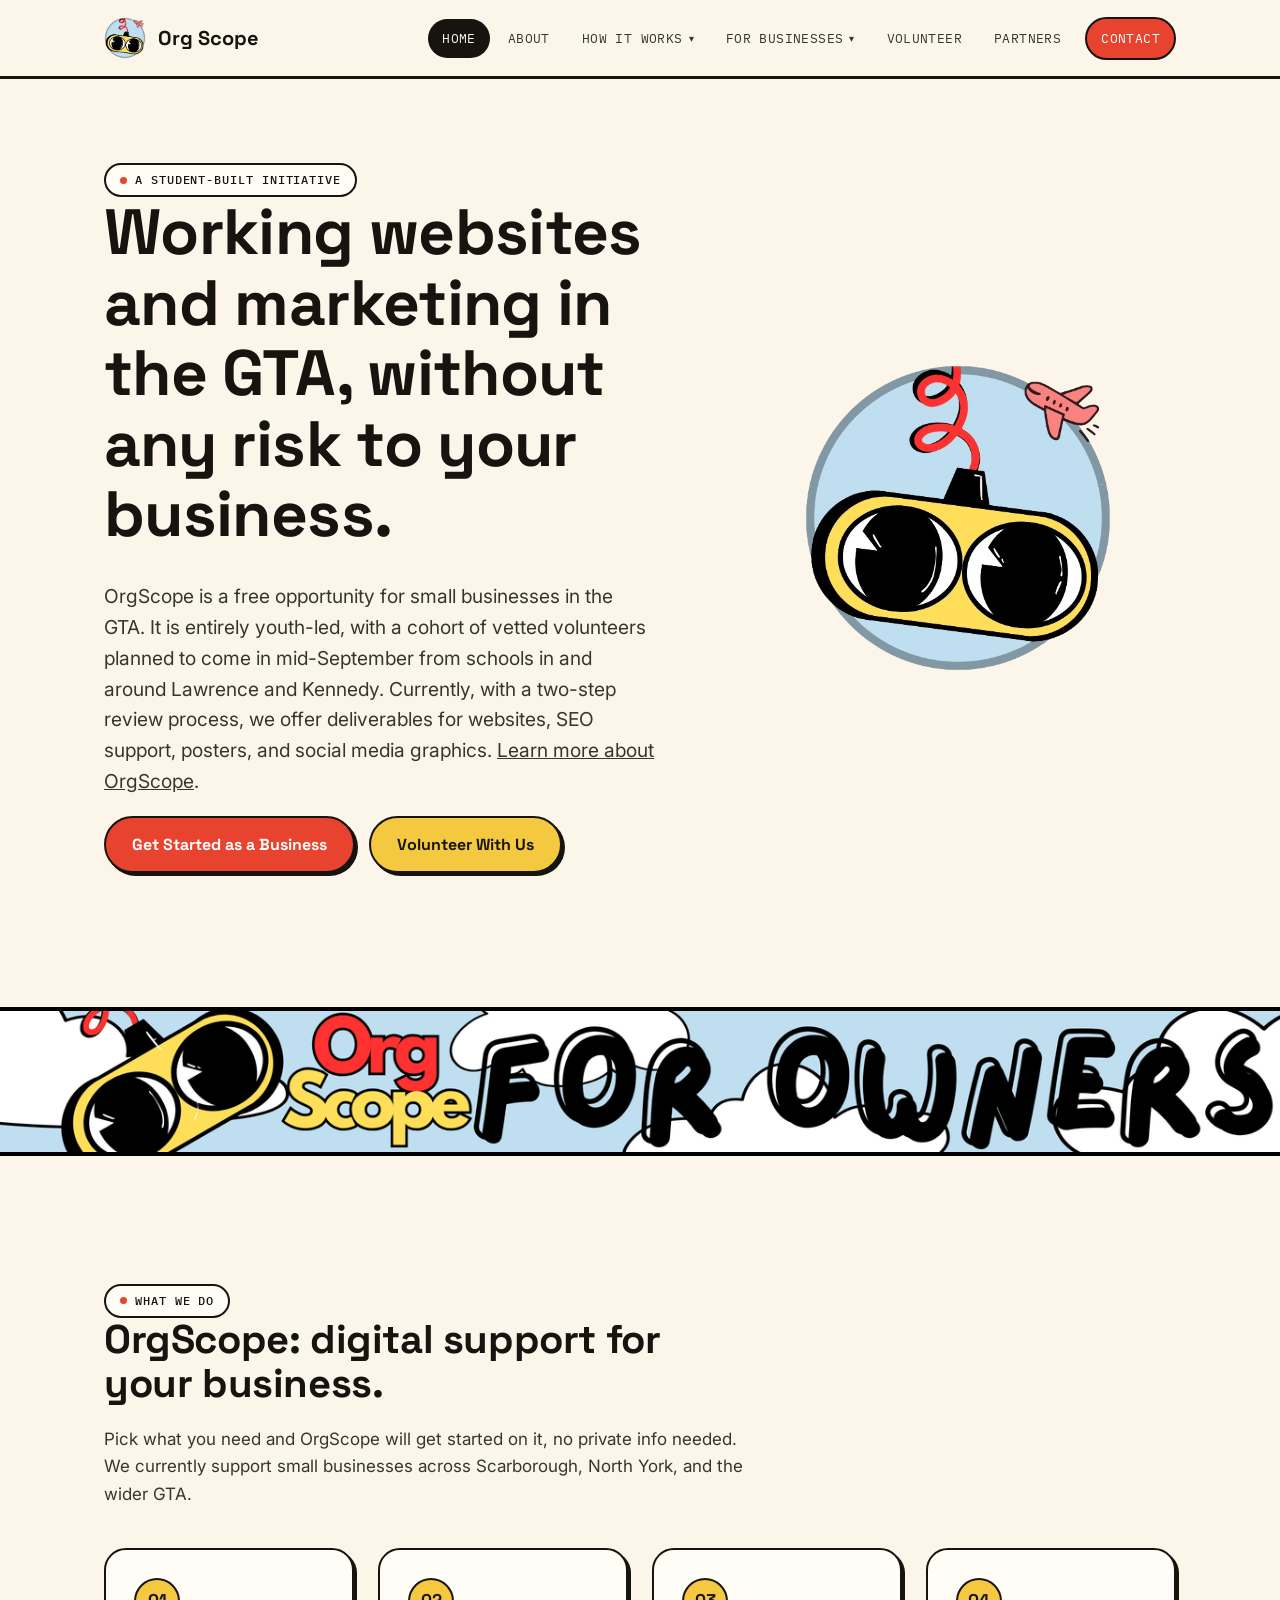
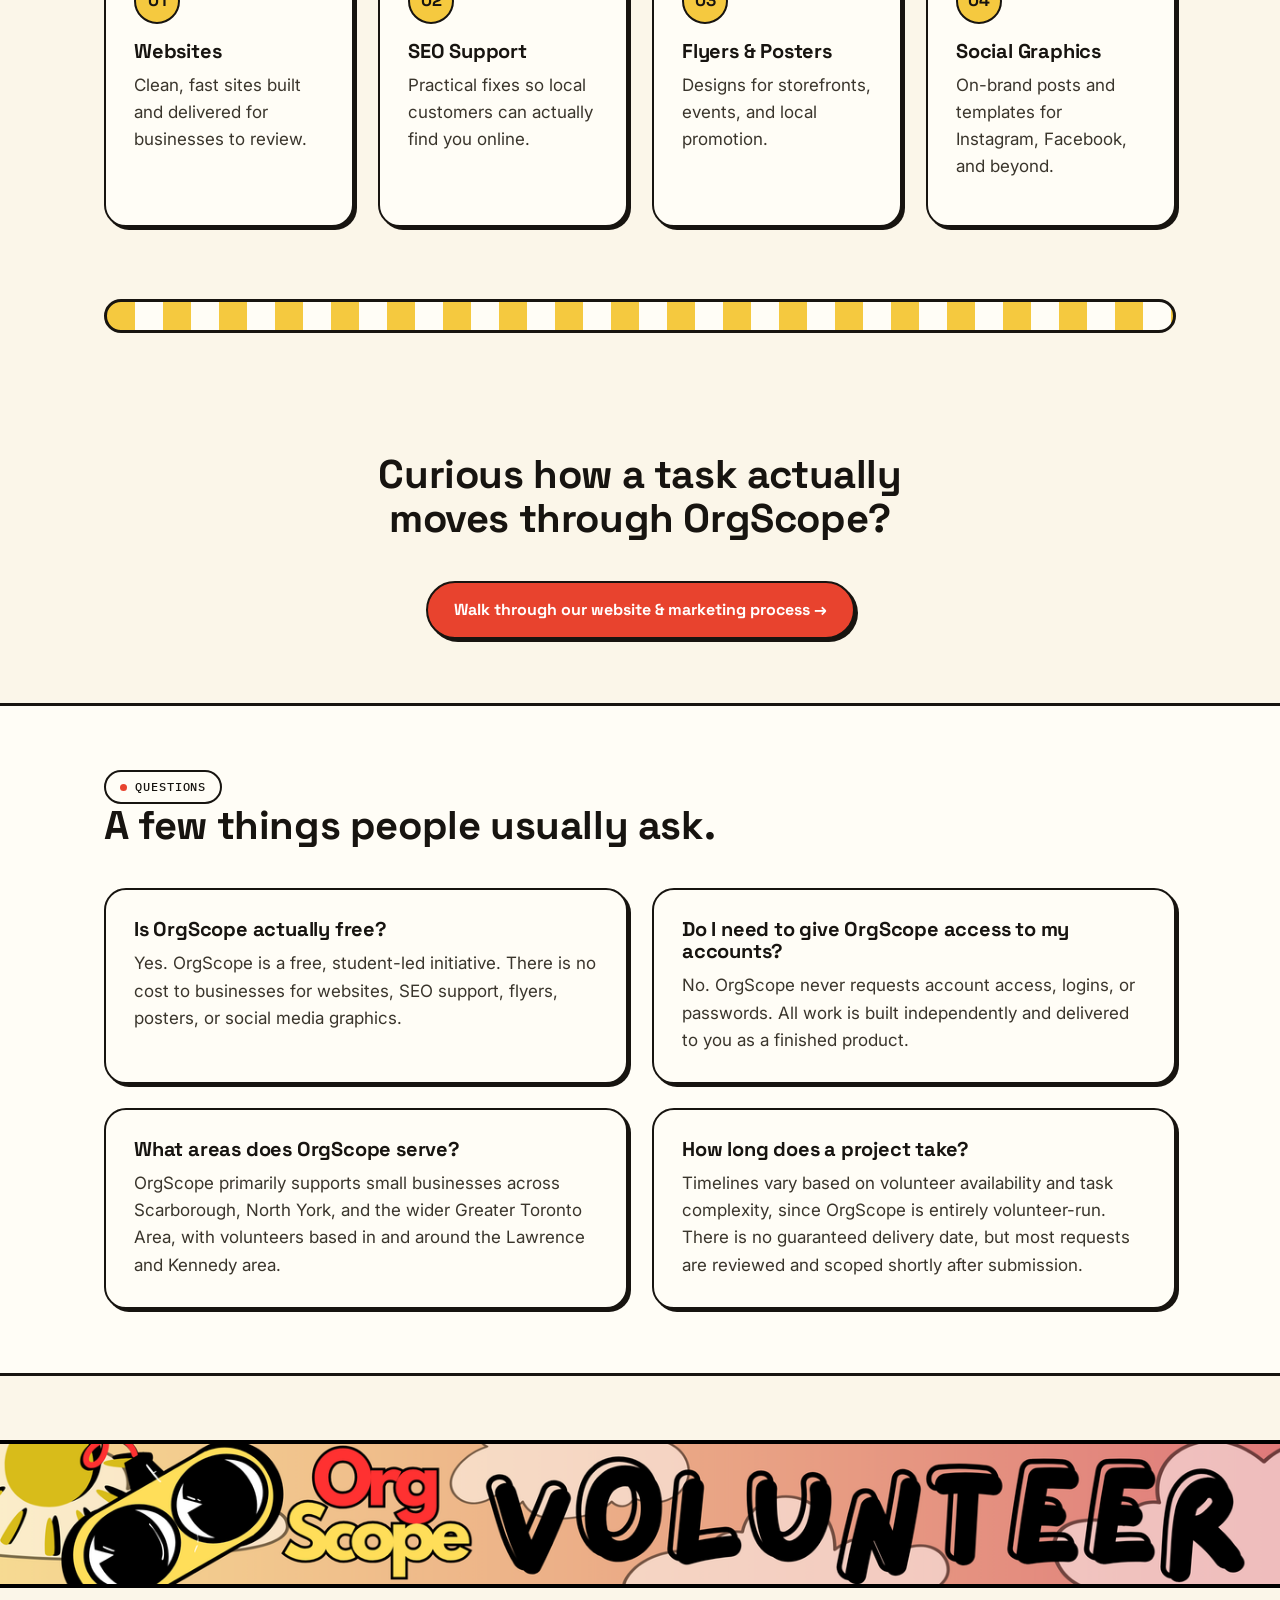
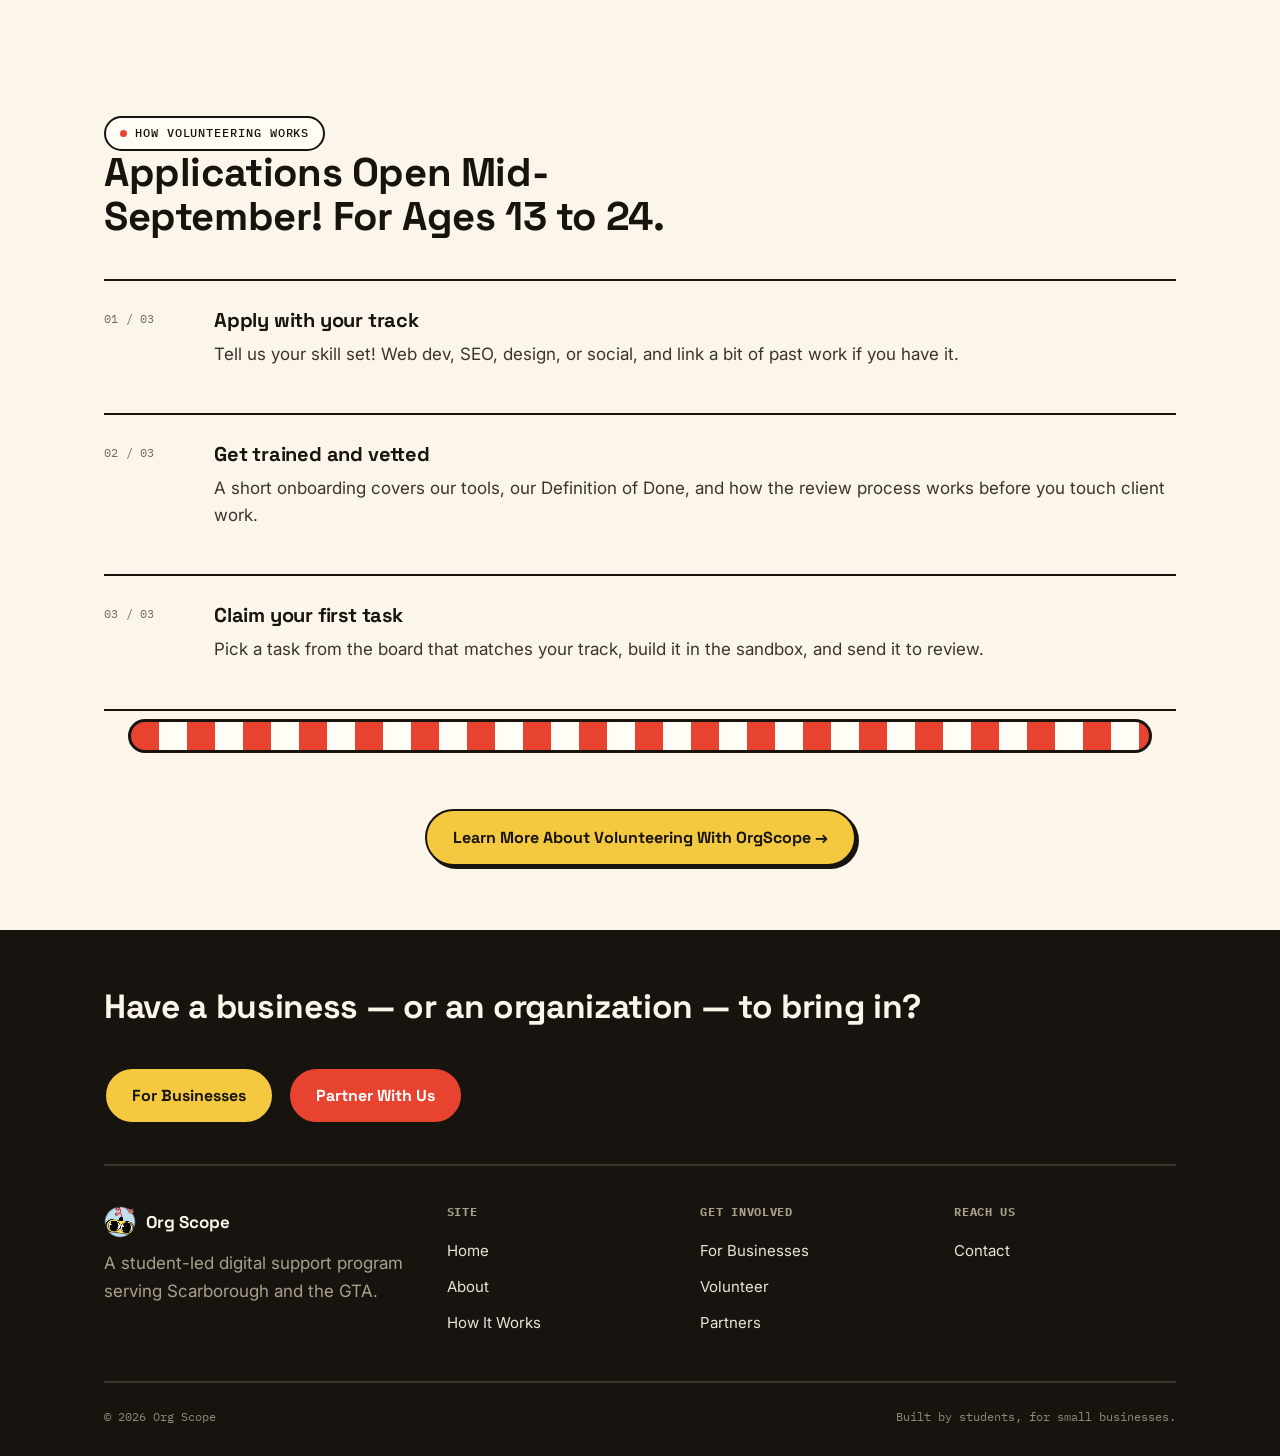
<file: index.html>
<!DOCTYPE html>
<html lang="en">
<head>
<meta charset="UTF-8">
<meta name="viewport" content="width=device-width, initial-scale=1.0">
<title>OrgScope — Free Websites &amp; Marketing for GTA Small Businesses</title>
<meta name="description" content="OrgScope is a free, student-led studio building websites, SEO, flyers, and social graphics for small businesses in Scarborough and the wider GTA — no account access ever.">
<link rel="canonical" href="https://orgscope.ca/">
<link rel="icon" href="assets/logo.png">

<meta property="og:title" content="OrgScope — Free Websites & Marketing for GTA Small Businesses">
<meta property="og:description" content="A free, student-led studio building websites, SEO, flyers, and social graphics for small businesses in Scarborough and the wider GTA.">
<meta property="og:type" content="website">
<meta property="og:url" content="https://orgscope.ca/">
<meta property="og:image" content="https://orgscope.ca/assets/logo.png">

<link rel="preconnect" href="https://fonts.googleapis.com">
<link rel="preconnect" href="https://fonts.gstatic.com" crossorigin>
<link href="https://fonts.googleapis.com/css2?family=Space+Grotesk:wght@500;700&family=Inter:wght@400;500;600&family=IBM+Plex+Mono:wght@400;500&display=swap" rel="stylesheet">

<link rel="stylesheet" href="style.css">

<script type="application/ld+json">
{
  "@context": "https://schema.org",
  "@type": "LocalBusiness",
  "name": "OrgScope",
  "url": "https://orgscope.ca",
  "logo": "https://orgscope.ca/assets/logo.png",
  "description": "OrgScope is a free, student-led studio building websites, SEO, flyers, posters, and social graphics for small businesses across Scarborough, North York, and the wider Greater Toronto Area.",
  "areaServed": [
    { "@type": "Place", "name": "Scarborough" },
    { "@type": "Place", "name": "North York" },
    { "@type": "Place", "name": "Lawrence Avenue East, Toronto" },
    { "@type": "Place", "name": "Greater Toronto Area" }
  ],
  "email": "info@orgscope.ca",
  "priceRange": "Free"
}
</script>

<script type="application/ld+json">
{
  "@context": "https://schema.org",
  "@type": "FAQPage",
  "mainEntity": [
    {
      "@type": "Question",
      "name": "Is OrgScope actually free?",
      "acceptedAnswer": {
        "@type": "Answer",
        "text": "Yes, OrgScope is an entirely free student-led initiative for GTA businesses. There is absolutely zero cost for businesses wanting websites, SEO support, flyers, posters, or social media graphics."
      }
    },
    {
      "@type": "Question",
      "name": "Do I need to give OrgScope access to my accounts?",
      "acceptedAnswer": {
        "@type": "Answer",
        "text": "No, you never need to give any personal information, such as passwords, usernames, or anything of that sort, to get what you asked for."
      }
    },
    {
      "@type": "Question",
      "name": "What areas does OrgScope serve?",
      "acceptedAnswer": {
        "@type": "Answer",
        "text": "OrgScope supports small businesses all over Scarborough, North York, and the wider Greater Toronto Area, with volunteers based in and around the Lawrence and Kennedy area."
      }
    },
    {
      "@type": "Question",
      "name": "How long does a project take?",
      "acceptedAnswer": {
        "@type": "Answer",
        "text": "The timeline of a task varies widely due to factors such as volunteer availability and task scope/complexity. There is no guarantee that a preferred timeline is met, or that a task will be delivered on a specific date, but most requests are reviewed and scoped shortly after submission."
      }
    }
  ]
}
</script>
</head>

<body>

<header class="site-header">
  <div class="wrap">
    <a class="brand" href="index.html">
      <img src="assets/logo.png" alt="OrgScope logo">
      <span>Org Scope</span>
    </a>

    <button
      class="nav-toggle"
      aria-label="Toggle menu"
      aria-expanded="false"
      id="navToggle"
    >
      <span></span>
    </button>

<nav class="main-nav" id="mainNav" aria-label="Primary navigation">
  <a href="index.html" class="is-active" aria-current="page">Home</a>
  <a href="about.html">About</a>
  <div class="nav-dropdown">
    <a href="how-it-works.html" class="nav-dropdown-trigger">
      How It Works
      <span class="caret mono" aria-hidden="true">&#9662;</span>
    </a>
    <div class="nav-dropdown-menu">
      <a href="mock-trials.html">Mock Trials</a>
    </div>
  </div>

  <div class="nav-dropdown">
    <a href="for-businesses.html" class="nav-dropdown-trigger">
      For Businesses
      <span class="caret mono" aria-hidden="true">&#9662;</span>
    </a>
    <div class="nav-dropdown-menu">
      <a href="locations.html">Locations We Serve</a>
    </div>
  </div>

  <a href="volunteer.html">Volunteer</a>
  <a href="partners.html">Partners</a>
  <a href="contact.html" class="nav-cta">Contact</a>
</nav>
  </div>
</header>


<main>

  <!-- HERO -->
  <section class="hero">
    <div class="wrap">

      <div class="hero-copy">
        <span class="tag tag--white">
          <span class="dot"></span>
          A student-built initiative
        </span>

        <h1>
          Working websites and marketing in the GTA, without any risk to your business.
        </h1>

        <p class="lede">
          OrgScope is a free opportunity for small businesses in the GTA. It is entirely youth-led, with a cohort of vetted volunteers planned to come in mid-September from schools in and around Lawrence and Kennedy. Currently, with a two-step review process, we offer deliverables for websites, SEO support, posters, and social media graphics.
          <a href="about.html">Learn more about OrgScope</a>.
        </p>

        <div class="btn-row">
          <a href="for-businesses.html" class="btn btn--red">
            Get Started as a Business
          </a>

          <a href="volunteer.html" class="btn btn--yellow">
            Volunteer With Us
          </a>
        </div>
      </div>

      <div class="hero-art">
        <img
          src="assets/logo.png"
          alt="OrgScope logo — free GTA small business support"
          style="width:100%; max-width:320px;"
        >
      </div>

    </div>
  </section>


  <!-- OWNER BANNER -->
  <section class="banner-section">

    <div class="index-banner-wrapper index-banner-wrapper--owners">

      <a href="for-businesses.html" class="index-banner-button">
        <img
          src="assets/orgscope-for-business-owners-gta.png"
          alt="OrgScope for business owners — free websites and marketing in Scarborough and the GTA"
          loading="lazy"
        >
      </a>

    </div>

  </section>


  <!-- SERVICES -->
  <section>
    <div class="wrap">

      <div class="section-head">
        <span class="tag">
          <span class="dot"></span>
          What we do
        </span>

        <h2>OrgScope: digital support for your business.</h2>

        <p>
          Pick what you need and OrgScope will get started on it, no private info needed. We currently support small businesses across Scarborough, North York, and the wider GTA.
        </p>
      </div>


      <div class="grid grid-4">

        <div class="card service-card">
          <div class="chip-icon">01</div>

          <h3>Websites</h3>

          <p>
            Clean, fast sites built and delivered for businesses to review.
          </p>

          <div class="card-popover">
            <a href="https://docs.google.com/forms/d/e/1FAIpQLScICPucujW6Y-7GEKHRsQPw0idvyvIYBp0X6STzcSj21dwyRw/viewform?usp=pp_url&entry.1378926105=Website" class="btn btn--red">
              Request a Website→
            </a>
          </div>
        </div>


        <div class="card service-card">
          <div class="chip-icon">02</div>

          <h3>SEO Support</h3>

          <p>
            Practical fixes so local customers can actually find you online.
          </p>

          <div class="card-popover">
            <a href="https://docs.google.com/forms/d/e/1FAIpQLScICPucujW6Y-7GEKHRsQPw0idvyvIYBp0X6STzcSj21dwyRw/viewform?usp=pp_url&entry.1378926105=SEO+integration" class="btn btn--red">
              Get SEO help→
            </a>
          </div>
        </div>


        <div class="card service-card">
          <div class="chip-icon">03</div>

          <h3>Flyers &amp; Posters</h3>

          <p>
            Designs for storefronts, events, and local promotion.
          </p>

          <div class="card-popover">
            <a href="https://docs.google.com/forms/d/e/1FAIpQLScICPucujW6Y-7GEKHRsQPw0idvyvIYBp0X6STzcSj21dwyRw/viewform?usp=pp_url&entry.1378926105=Flyer+or+Poster" class="btn btn--red">
              Let Us Design a Flyer/Poster→
            </a>
          </div>
        </div>


        <div class="card service-card">
          <div class="chip-icon">04</div>

          <h3>Social Graphics</h3>

          <p>
            On-brand posts and templates for Instagram, Facebook, and beyond.
          </p>

          <div class="card-popover">
            <a href="https://docs.google.com/forms/d/e/1FAIpQLScICPucujW6Y-7GEKHRsQPw0idvyvIYBp0X6STzcSj21dwyRw/viewform?usp=pp_url&entry.1378926105=Social+Media+Graphics" class="btn btn--red">
              Get Social Media Material→
            </a>
          </div>
        </div>

      </div>

    </div>
  </section>

  <div class="wrap"><div class="pill-divider" aria-hidden="true"></div></div>


  <section>
    <div class="wrap">
      <div class="section-head center" style="margin:0 auto 40px;">
        <h2>Curious how a task actually moves through OrgScope?</h2>
      </div>
      <div class="center"><a href="how-it-works.html" class="btn btn--red">Walk through our website &amp; marketing process →</a></div>
    </div>
  </section>


  <!-- FAQ -->
  <section class="section-alt">
    <div class="wrap">
      <div class="section-head">
        <span class="tag"><span class="dot"></span>Questions</span>
        <h2 class="mt-0">A few things people usually ask.</h2>
      </div>

      <div class="grid grid-2">
        <div class="card">
          <h3>Is OrgScope actually free?</h3>
          <p>Yes. OrgScope is a free, student-led initiative. There is no cost to businesses for websites, SEO support, flyers, posters, or social media graphics.</p>
        </div>

        <div class="card">
          <h3>Do I need to give OrgScope access to my accounts?</h3>
          <p>No. OrgScope never requests account access, logins, or passwords. All work is built independently and delivered to you as a finished product.</p>
        </div>

        <div class="card">
          <h3>What areas does OrgScope serve?</h3>
          <p>OrgScope primarily supports small businesses across Scarborough, North York, and the wider Greater Toronto Area, with volunteers based in and around the Lawrence and Kennedy area.</p>
        </div>

        <div class="card">
          <h3>How long does a project take?</h3>
          <p>Timelines vary based on volunteer availability and task complexity, since OrgScope is entirely volunteer-run. There is no guaranteed delivery date, but most requests are reviewed and scoped shortly after submission.</p>
        </div>
      </div>
    </div>
  </section>


  <!--Volunteer Banner-->

  <section class="banner-section">

    <div class="index-banner-wrapper index-banner-wrapper--volunteers">

      <a href="volunteer.html" class="index-banner-button">
        <img
          src="assets/orgscope-volunteer-gta-students.png"
          alt="Volunteer with OrgScope — student opportunities in Scarborough and the GTA"
          loading="lazy"
        >
      </a>


    </div>

  </section>



  <section>
    <div class="wrap">
      <div class="section-head">
        <span class="tag tag--white"><span class="dot"></span>How Volunteering Works</span>
        <h2 class="mt-0">Applications Open Mid-September! For Ages 13 to 24.</h2>
      </div>
      <div class="steps">
        <div class="step">
          <div class="step-num mono">01 / 03</div>
          <div>
            <h3>Apply with your track</h3>
            <p>Tell us your skill set! Web dev, SEO, design, or social, and link a bit of past work if you have it.</p>
          </div>
        </div>
        <div class="step">
          <div class="step-num mono">02 / 03</div>
          <div>
            <h3>Get trained and vetted</h3>
            <p>A short onboarding covers our tools, our Definition of Done, and how the review process works before you touch client work.</p>
          </div>
        </div>
        <div class="step">
          <div class="step-num mono">03 / 03</div>
          <div>
            <h3>Claim your first task</h3>
            <p>Pick a task from the board that matches your track, build it in the sandbox, and send it to review.</p>
          </div>
        </div>
      </div>

      <div class="wrap"><div class="pill-divider-2" aria-hidden="true"></div></div>


      <div class="center" style="margin-top:24px;">
        <a href="volunteer.html" class="btn btn--yellow">Learn More About Volunteering With OrgScope →</a>
      </div>
    </div>
  </section>



<footer class="site-footer">

  <div class="wrap">

    <div class="footer-cta">

      <h2>
        Have a business — or an organization — to bring in?
      </h2>

      <div class="btn-row">
        <a href="for-businesses.html" class="btn btn--yellow">
          For Businesses
        </a>

        <a href="partners.html" class="btn btn--red">
          Partner With Us
        </a>
      </div>

    </div>


    <div class="footer-grid">

      <div class="footer-col footer-brand-col">

        <div class="footer-brand">
          <img src="assets/logo.png" alt="OrgScope logo">
          <span>Org Scope</span>
        </div>

        <p style="color:#a9a08a; max-width:32ch;">
          A student-led digital support program serving Scarborough and the GTA.
        </p>

      </div>


      <div class="footer-col">

        <h4>Site</h4>

        <a href="index.html">Home</a>
        <a href="about.html">About</a>
        <a href="how-it-works.html">How It Works</a>

      </div>


      <div class="footer-col">

        <h4>Get Involved</h4>

        <a href="for-businesses.html">For Businesses</a>
        <a href="volunteer.html">Volunteer</a>
        <a href="partners.html">Partners</a>

      </div>


      <div class="footer-col">

        <h4>Reach Us</h4>

        <a href="contact.html">Contact</a>

      </div>

    </div>


    <div class="footer-bottom">

      <span>
        © 2026 Org Scope
      </span>

      <span>
        Built by students, for small businesses.
      </span>

    </div>

  </div>

</footer>


<script src="script.js"></script>

</body>
</html>
</file>
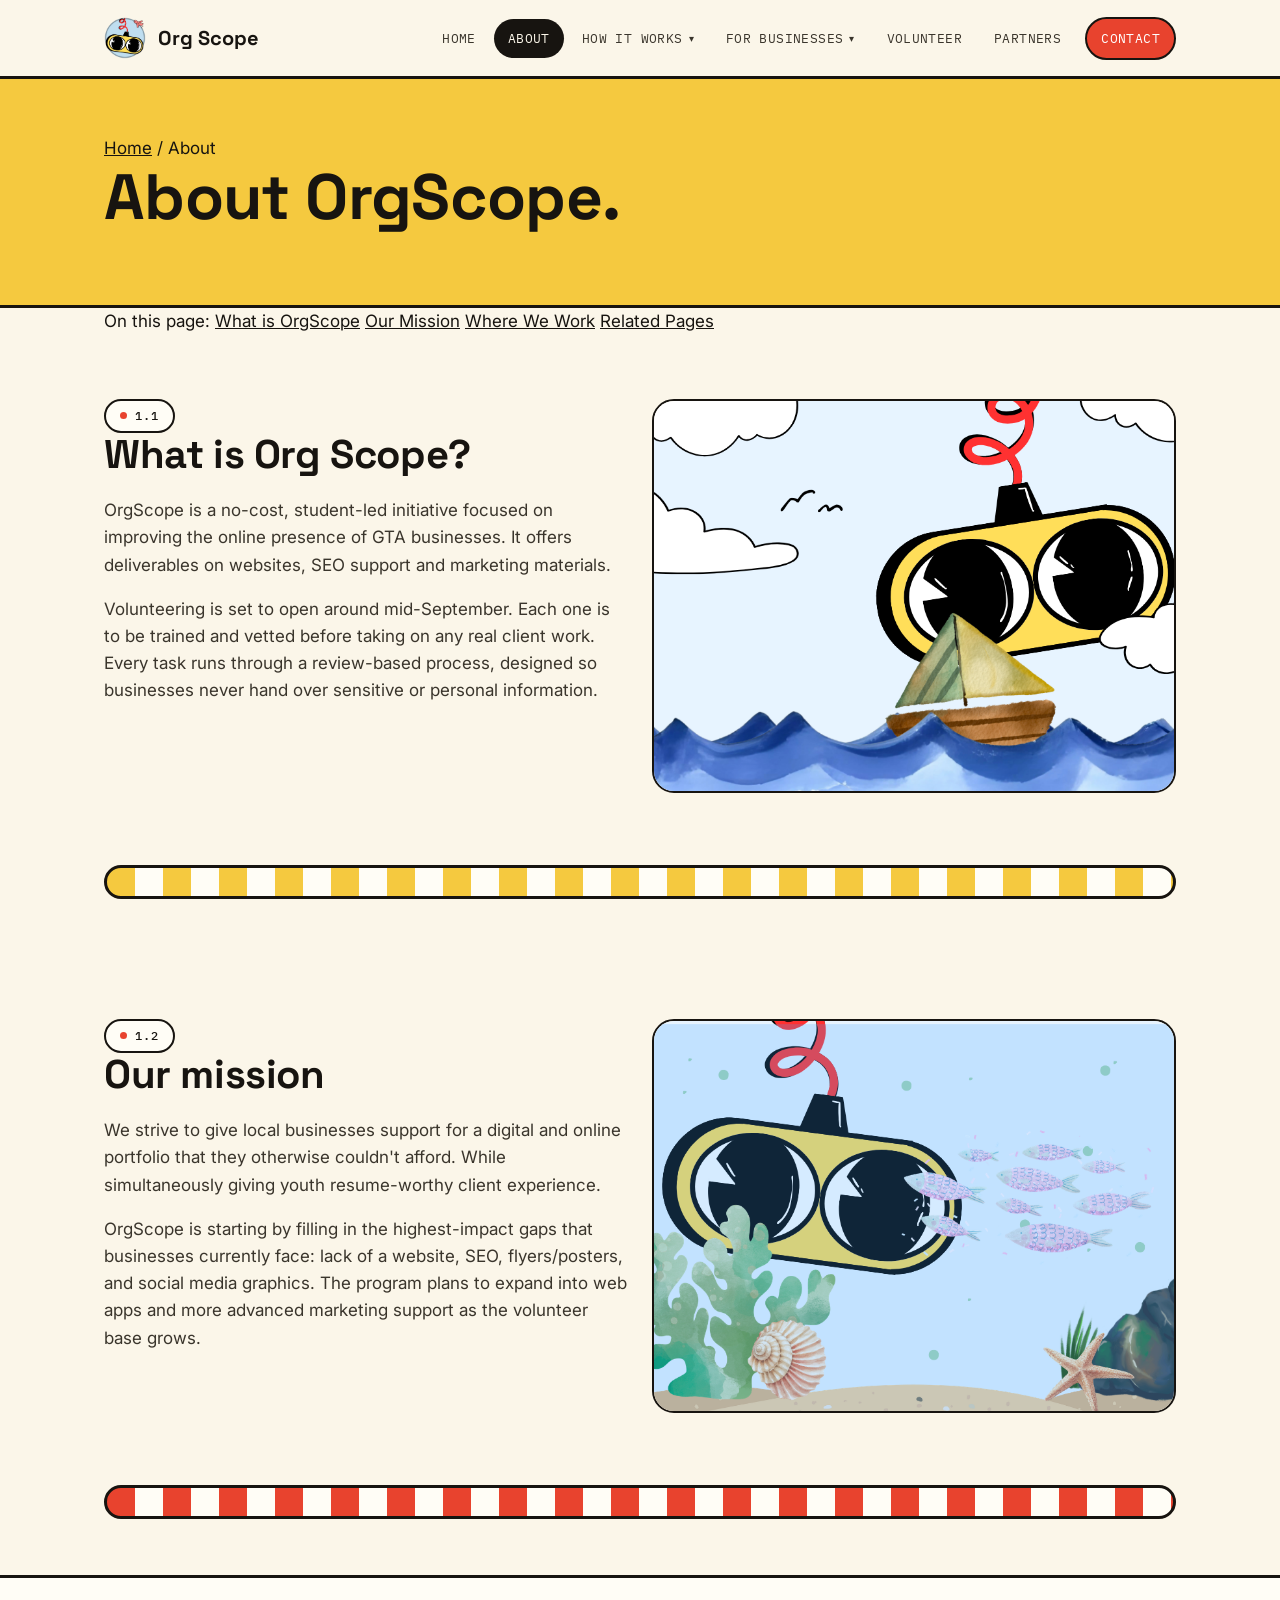
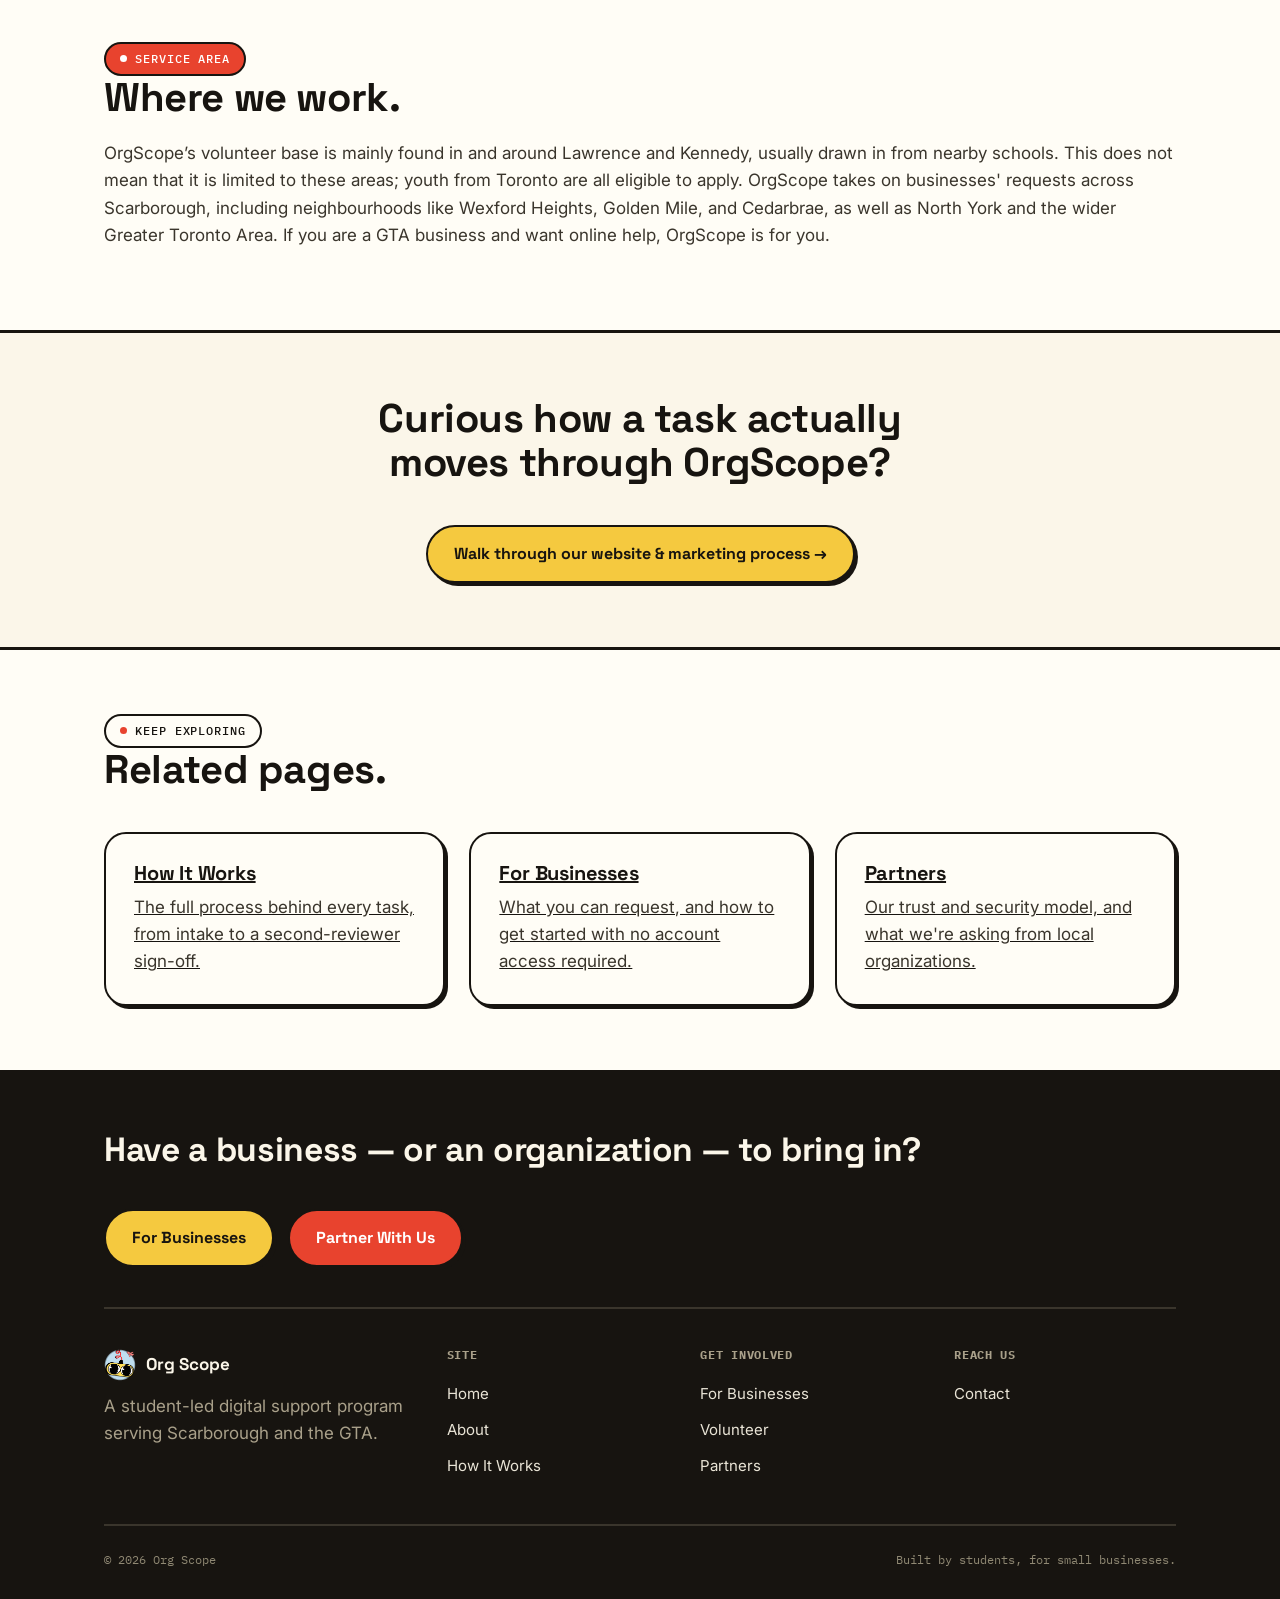
<file: about.html>
<!DOCTYPE html>
<html lang="en">
<head>
<meta charset="UTF-8">
<meta name="viewport" content="width=device-width, initial-scale=1.0">
<title>About OrgScope — Free Digital Support for GTA Small Businesses</title>
<meta name="description" content="OrgScope is a free, student-led initiative supporting small businesses across Scarborough, North York, and the GTA with websites, SEO, and marketing materials.">
<link rel="canonical" href="https://orgscope.ca/about.html">
<link rel="icon" href="assets/logo.png">

<meta property="og:title" content="About OrgScope — Free Digital Support for GTA Small Businesses">
<meta property="og:description" content="OrgScope is a free, student-led initiative supporting small businesses across Scarborough, North York, and the GTA.">
<meta property="og:type" content="website">
<meta property="og:url" content="https://orgscope.ca/about.html">
<meta property="og:image" content="https://orgscope.ca/assets/logo.png">

<link rel="preconnect" href="https://fonts.googleapis.com">
<link rel="preconnect" href="https://fonts.gstatic.com" crossorigin>
<link href="https://fonts.googleapis.com/css2?family=Space+Grotesk:wght@500;700&family=Inter:wght@400;500;600&family=IBM+Plex+Mono:wght@400;500&display=swap" rel="stylesheet">
<link rel="stylesheet" href="style.css">

<script type="application/ld+json">
{
  "@context": "https://schema.org",
  "@type": "BreadcrumbList",
  "itemListElement": [
    { "@type": "ListItem", "position": 1, "name": "Home", "item": "https://orgscope.ca/" },
    { "@type": "ListItem", "position": 2, "name": "About", "item": "https://orgscope.ca/about.html" }
  ]
}
</script>
</head>
<body>

<header class="site-header">
  <div class="wrap">
    <a class="brand" href="index.html">
      <img src="assets/logo.png" alt="OrgScope logo">
      <span>Org Scope</span>
    </a>
    <button class="nav-toggle" aria-label="Toggle menu" aria-expanded="false" id="navToggle"><span></span></button>
<nav class="main-nav" id="mainNav" aria-label="Primary navigation">
  <a href="index.html">Home</a>
  <a href="about.html" class="is-active" aria-current="page">About</a>
  <div class="nav-dropdown">
    <a href="how-it-works.html" class="nav-dropdown-trigger">
      How It Works
      <span class="caret mono" aria-hidden="true">&#9662;</span>
    </a>
    <div class="nav-dropdown-menu">
      <a href="mock-trials.html">Mock Trials</a>
    </div>
  </div>

  <div class="nav-dropdown">
    <a href="for-businesses.html" class="nav-dropdown-trigger">
      For Businesses
      <span class="caret mono" aria-hidden="true">&#9662;</span>
    </a>
    <div class="nav-dropdown-menu">
      <a href="locations.html">Locations We Serve</a>
    </div>
  </div>

  <a href="volunteer.html">Volunteer</a>
  <a href="partners.html">Partners</a>
  <a href="contact.html" class="nav-cta">Contact</a>
</nav>
  </div>
</header>

<main>
<section class="page-hero" style="background: var(--yellow);">
  <div class="wrap">
    <nav aria-label="Breadcrumb" class="breadcrumb-nav">
      <a href="index.html">Home</a> <span aria-hidden="true">/</span> <span aria-current="page">About</span>
    </nav>
    <h1>About OrgScope.</h1>
  </div>
</section>

  <!-- Jump-to navigation -->
  <section style="padding-top:0; padding-bottom:0;">
    <div class="wrap">
      <nav class="jump-nav" aria-label="On this page">
        <span class="jump-nav-label">On this page:</span>
        <a href="#what-is-orgscope">What is OrgScope</a>
        <a href="#our-mission">Our Mission</a>
        <a href="#where-we-work">Where We Work</a>
        <a href="#related">Related Pages</a>
      </nav>
    </div>
  </section>

  <section id="what-is-orgscope">
    <div class="wrap grid grid-2" style="align-items:start;">
      <div>
        <span class="tag"><span class="dot"></span>1.1</span>
        <h2>What is Org Scope?</h2>
        <p>OrgScope is a no-cost, student-led initiative focused on improving the online presence of GTA businesses. It offers deliverables on websites, SEO support and marketing materials.</p>
        <p>Volunteering is set to open around mid-September. Each one is to be trained and vetted before taking on any real client work. Every task runs through a review-based process, designed so businesses never hand over sensitive or personal information.</p>
      </div>
      <img src="assets/OrgScopeSky.png" alt="OrgScope illustration — sky, representing free digital support for GTA small businesses" class="about-img" loading="lazy">
    </div>
  </section>

  <div class="wrap"><div class="pill-divider" aria-hidden="true"></div></div>

  <section id="our-mission">
    <div class="wrap grid grid-2" style="align-items:start;">
      <div>
        <span class="tag"><span class="dot"></span>1.2</span>
        <h2>Our mission</h2>
        <p>We strive to give local businesses support for a digital and online portfolio that they otherwise couldn't afford. While simultaneously giving youth resume-worthy client experience.</p>
        <p>OrgScope is starting by filling in the highest-impact gaps that businesses currently face: lack of a website, SEO, flyers/posters, and social media graphics. The program plans to expand into web apps and more advanced marketing support as the volunteer base grows.</p>
      </div>
      <img src="assets/OrgScopeSea.png" alt="OrgScope illustration — sea, representing our mission to support GTA small businesses" class="about-img" loading="lazy">
    </div>
  </section>

  <div class="wrap"><div class="pill-divider-2" aria-hidden="true"></div></div>

  <!-- NEW: real, substantive section — not a rewrite of existing content -->
  <section id="where-we-work" class="section-alt">
    <div class="wrap">
      <span class="tag tag--red"><span class="dot"></span>Service area</span>
      <h2>Where we work.</h2>
      <p>OrgScope’s volunteer base is mainly found in and around Lawrence and Kennedy, usually drawn in from nearby schools. This does not mean that it is limited to these areas; youth from Toronto are all eligible to apply. OrgScope takes on businesses' requests across Scarborough, including neighbourhoods like Wexford Heights, Golden Mile, and Cedarbrae, as well as North York and the wider Greater Toronto Area. If you are a GTA business and want online help, OrgScope is for you.</p>
    </div>
  </section>

  <section>
    <div class="wrap">
      <div class="section-head center" style="margin:0 auto 40px;">
        <h2>Curious how a task actually moves through OrgScope?</h2>
      </div>
      <div class="center"><a href="how-it-works.html" class="btn btn--yellow">Walk through our website &amp; marketing process →</a></div>
    </div>
  </section>

  <!-- NEW: Related pages with real descriptive links, not repeated nav buttons -->
  <section id="related" class="section-alt">
    <div class="wrap">
      <div class="section-head">
        <span class="tag"><span class="dot"></span>Keep exploring</span>
        <h2 class="mt-0">Related pages.</h2>
      </div>
      <div class="grid grid-3">
        <a href="how-it-works.html" class="card related-card">
          <h3>How It Works</h3>
          <p>The full process behind every task, from intake to a second-reviewer sign-off.</p>
        </a>
        <a href="for-businesses.html" class="card related-card">
          <h3>For Businesses</h3>
          <p>What you can request, and how to get started with no account access required.</p>
        </a>
        <a href="partners.html" class="card related-card">
          <h3>Partners</h3>
          <p>Our trust and security model, and what we're asking from local organizations.</p>
        </a>
      </div>
    </div>
  </section>
</main>

<footer class="site-footer">
  <div class="wrap">
    <div class="footer-cta">
      <h2>Have a business — or an organization — to bring in?</h2>
      <div class="btn-row">
        <a href="for-businesses.html" class="btn btn--yellow">For Businesses</a>
        <a href="partners.html" class="btn btn--red">Partner With Us</a>
      </div>
    </div>
    <div class="footer-grid">
      <div class="footer-col">
        <div class="footer-brand"><img src="assets/logo.png" alt="OrgScope logo"><span>Org Scope</span></div>
        <p style="color:#a9a08a; max-width:32ch;">A student-led digital support program serving Scarborough and the GTA.</p>
      </div>
      <div class="footer-col">
        <h4>Site</h4>
        <a href="index.html">Home</a>
        <a href="about.html">About</a>
        <a href="how-it-works.html">How It Works</a>
      </div>
      <div class="footer-col">
        <h4>Get Involved</h4>
        <a href="for-businesses.html">For Businesses</a>
        <a href="volunteer.html">Volunteer</a>
        <a href="partners.html">Partners</a>
      </div>
      <div class="footer-col">
        <h4>Reach Us</h4>
        <a href="contact.html">Contact</a>
      </div>
    </div>
    <div class="footer-bottom">
      <span>© 2026 Org Scope</span>
      <span>Built by students, for small businesses.</span>
    </div>
  </div>
</footer>

<script src="script.js"></script>
</body>
</html>
</file>
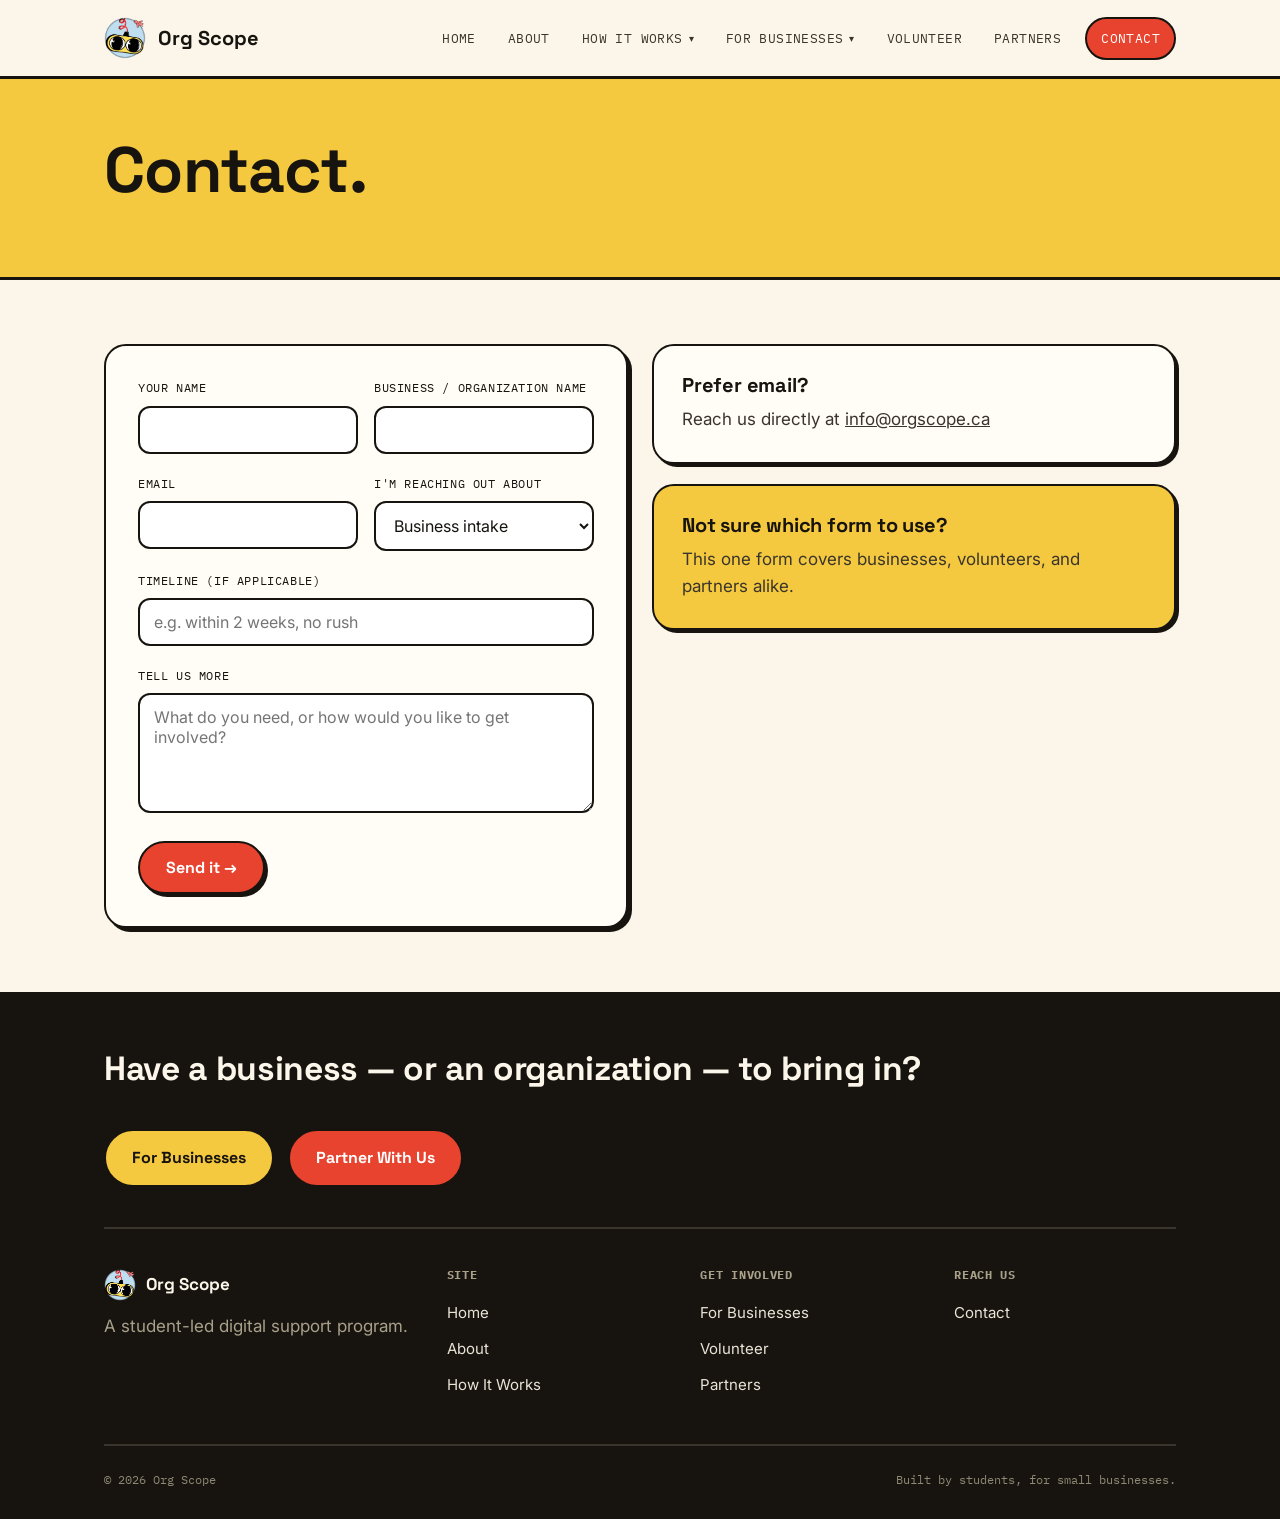
<file: contact.html>
<!DOCTYPE html>
<html lang="en">
<head>
<meta charset="UTF-8">
<meta name="viewport" content="width=device-width, initial-scale=1.0">
<title>Contact — Org Scope</title>
<meta name="description" content="Get in touch with Org Scope — start a business intake, apply to volunteer, or reach out as a potential partner.">
<link rel="icon" href="assets/logo.png">
<link rel="preconnect" href="https://fonts.googleapis.com">
<link rel="preconnect" href="https://fonts.gstatic.com" crossorigin>
<link href="https://fonts.googleapis.com/css2?family=Space+Grotesk:wght@500;700&family=Inter:wght@400;500;600&family=IBM+Plex+Mono:wght@400;500&display=swap" rel="stylesheet">
<link rel="stylesheet" href="style.css">
</head>
<body>

<header class="site-header">
  <div class="wrap">
    <a class="brand" href="index.html">
      <img src="assets/logo.png" alt="Org Scope logo">
      <span>Org Scope</span>
    </a>
    <button class="nav-toggle" aria-label="Toggle menu" aria-expanded="false" id="navToggle"><span></span></button>
<nav class="main-nav" id="mainNav" aria-label="Primary navigation">
  <a href="index.html">Home</a>
  <a href="about.html">About</a>
  <div class="nav-dropdown">
    <a href="how-it-works.html" class="nav-dropdown-trigger">
      How It Works
      <span class="caret mono" aria-hidden="true">&#9662;</span>
    </a>
    <div class="nav-dropdown-menu">
      <a href="mock-trials.html">Mock Trials</a>
    </div>
  </div>

  <div class="nav-dropdown">
    <a href="for-businesses.html" class="nav-dropdown-trigger">
      For Businesses
      <span class="caret mono" aria-hidden="true">&#9662;</span>
    </a>
    <div class="nav-dropdown-menu">
      <a href="locations.html">Locations We Serve</a>
    </div>
  </div>

  <a href="volunteer.html">Volunteer</a>
  <a href="partners.html">Partners</a>
  <a href="contact.html" class="nav-cta " >Contact</a>
</nav>
  </div>
</header>

<main>
<section class="page-hero" style="background: var(--yellow);">
  <div class="wrap">
    <h1>Contact.</h1>
  </div>
</section>

  <section>
    <div class="wrap grid grid-2" style="align-items:start;">

      <!--
        FORMSPREE SETUP:
        1. Create a form at https://formspree.io and copy your form ID.
        2. Replace YOUR_FORM_ID below (in the form action URL) with that ID.
        3. Formspree will then email submissions to whatever address you set up on their dashboard.
      -->
      <form class="form-card" action="https://formspree.io/f/xyeykklz" method="POST">
        <div class="field-row">
          <div class="field">
            <label for="name">Your name</label>
            <input type="text" id="name" name="name" required>
          </div>
          <div class="field">
            <label for="org">Business / organization name</label>
            <input type="text" id="org" name="organization">
          </div>
        </div>
        <div class="field-row">
          <div class="field">
            <label for="email">Email</label>
            <input type="email" id="email" name="email" required>
          </div>
          <div class="field">
            <label for="reason">I'm reaching out about</label>
            <select id="reason" name="reason">
              <option value="Business intake">Business intake</option>
              <option value="Volunteer application">Volunteer application</option>
              <option value="Partnership inquiry">Partnership inquiry</option>
              <option value="Something else">Something else</option>
            </select>
          </div>
        </div>
        <div class="field">
          <label for="timeline">Timeline (if applicable)</label>
          <input type="text" id="timeline" name="timeline" placeholder="e.g. within 2 weeks, no rush">
        </div>
        <div class="field">
          <label for="message">Tell us more</label>
          <textarea id="message" name="message" required placeholder="What do you need, or how would you like to get involved?"></textarea>
        </div>
        <button type="submit" class="btn btn--red">Send it →</button>
      </form>

      <div>
        <div class="card" style="margin-bottom:20px;">
          <h3>Prefer email?</h3>
          <p>Reach us directly at <a href="mailto:info@orgscope.ca" style="text-decoration:underline;">info@orgscope.ca</a> </p>
        </div>
        <div class="card card--yellow">
          <h3>Not sure which form to use?</h3>
          <p style="color:var(--ink-soft);">This one form covers businesses, volunteers, and partners alike.</p>
        </div>
      </div>
    </div>
  </section>
</main>

<footer class="site-footer">
  <div class="wrap">
    <div class="footer-cta">
      <h2>Have a business — or an organization — to bring in?</h2>
      <div class="btn-row">
        <a href="for-businesses.html" class="btn btn--yellow">For Businesses</a>
        <a href="partners.html" class="btn btn--red">Partner With Us</a>
      </div>
    </div>
    <div class="footer-grid">
      <div class="footer-col">
        <div class="footer-brand"><img src="assets/logo.png" alt="Org Scope logo"><span>Org Scope</span></div>
        <p style="color:#a9a08a; max-width:32ch;">A student-led digital support program.</p>
      </div>
      <div class="footer-col">
        <h4>Site</h4>
        <a href="index.html">Home</a>
        <a href="about.html">About</a>
        <a href="how-it-works.html">How It Works</a>
      </div>
      <div class="footer-col">
        <h4>Get Involved</h4>
        <a href="for-businesses.html">For Businesses</a>
        <a href="volunteer.html">Volunteer</a>
        <a href="partners.html">Partners</a>
      </div>
      <div class="footer-col">
        <h4>Reach Us</h4>
        <a href="contact.html">Contact</a>
      </div>
    </div>
    <div class="footer-bottom">
      <span>© 2026 Org Scope</span>
      <span>Built by students, for small businesses.</span>
    </div>
  </div>
</footer>

<script src="script.js"></script>
</body>
</html>
</file>
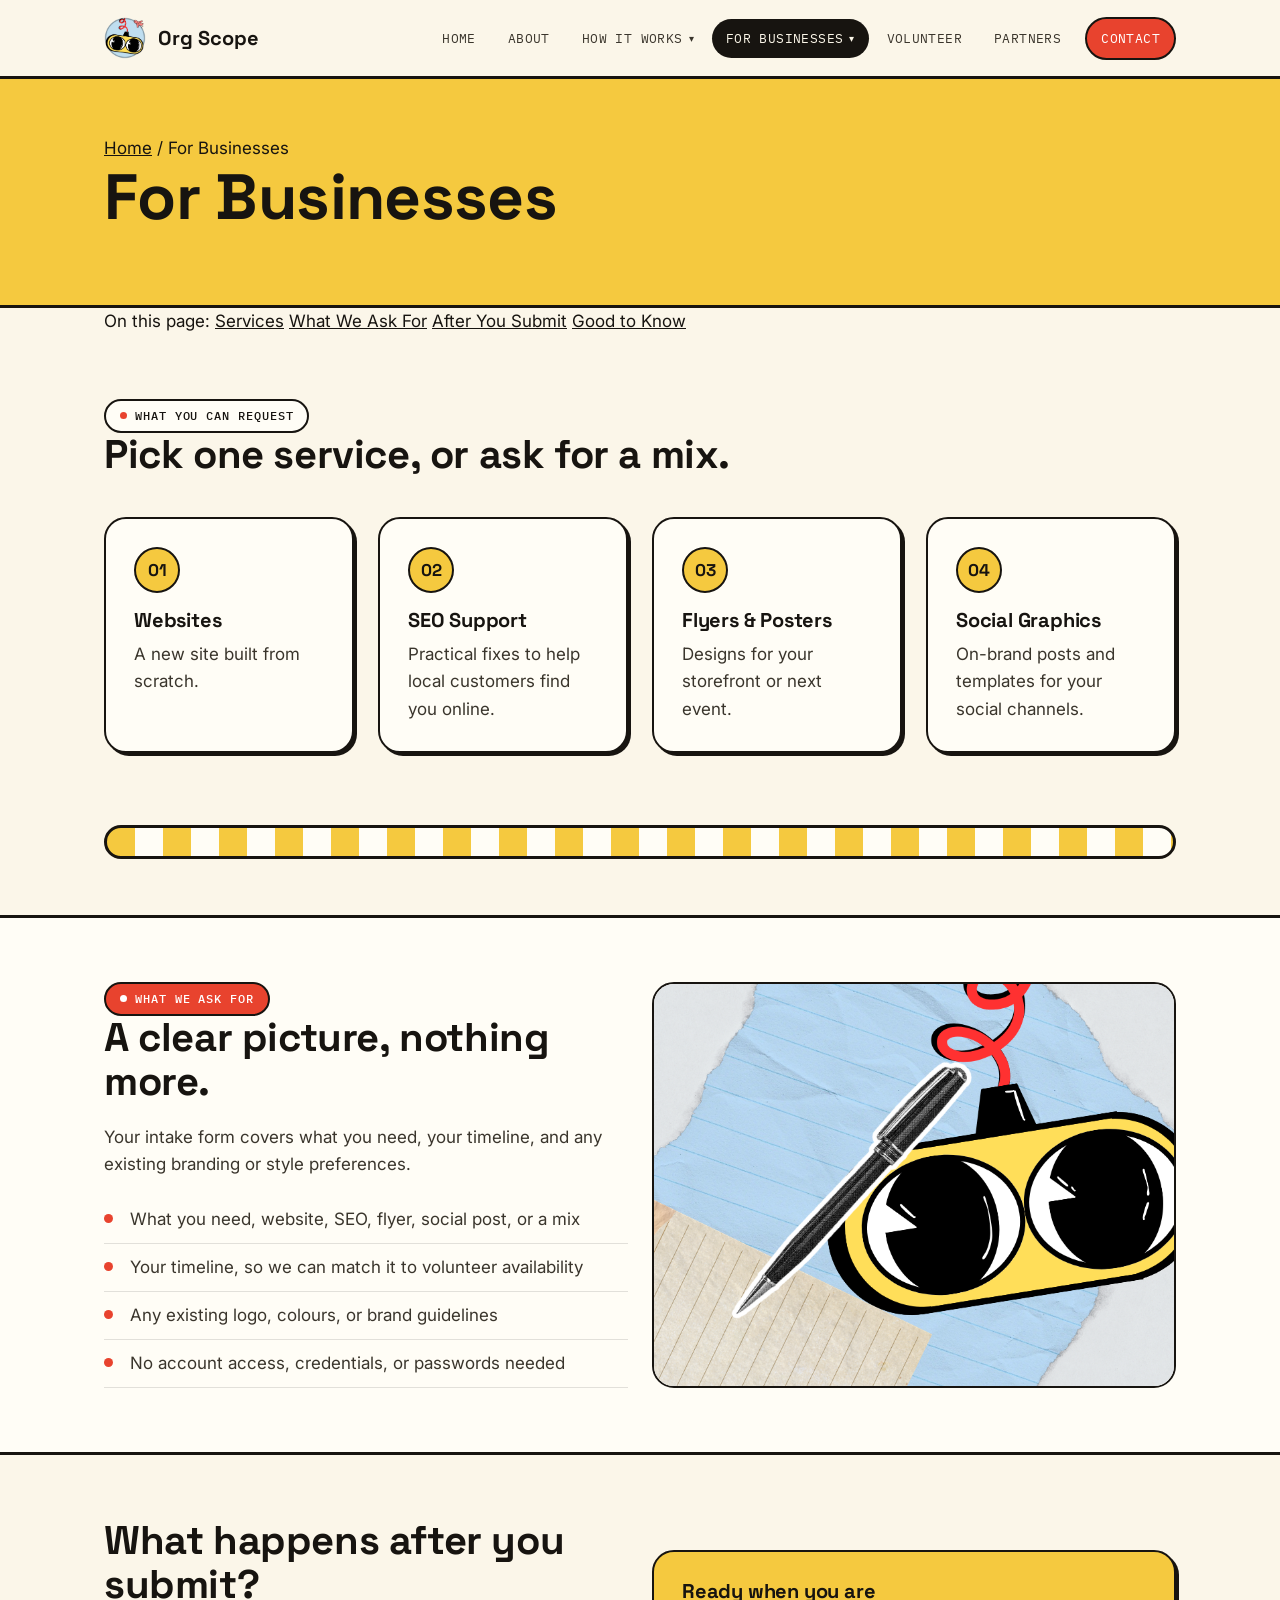
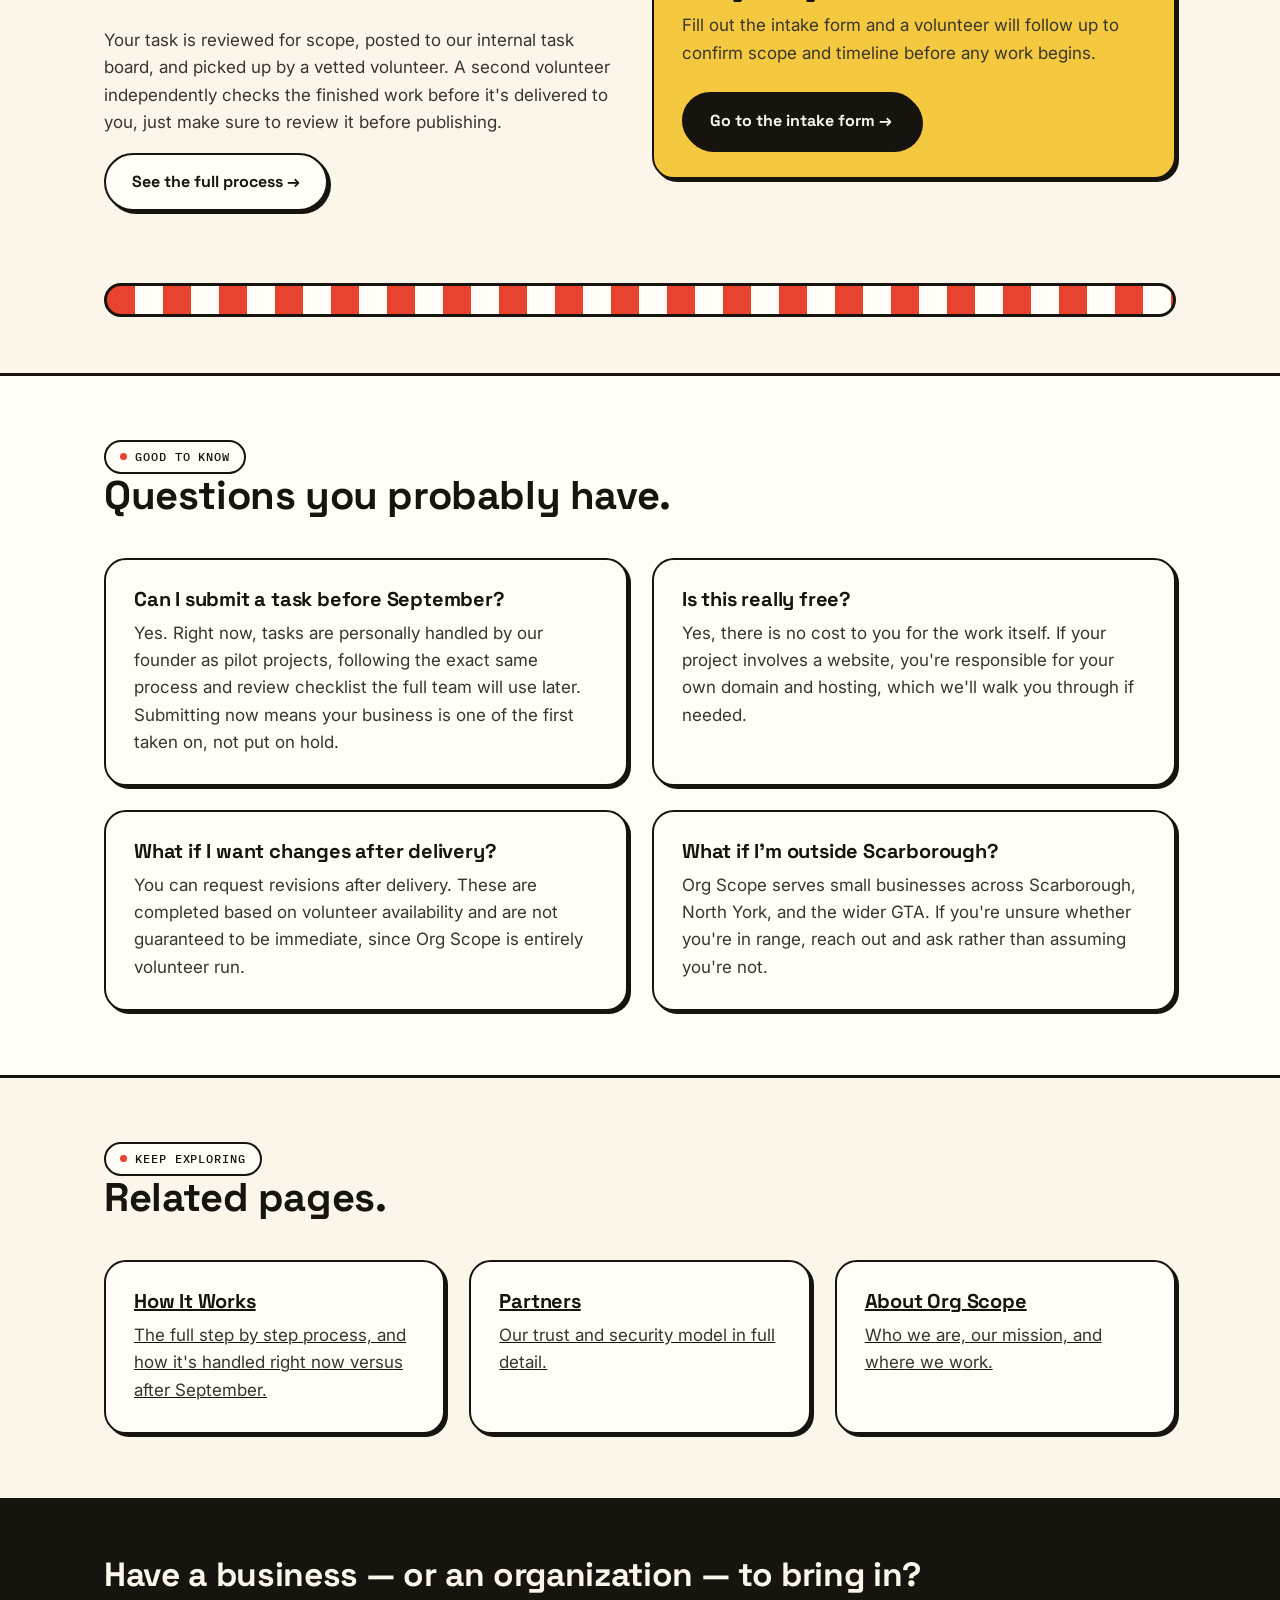
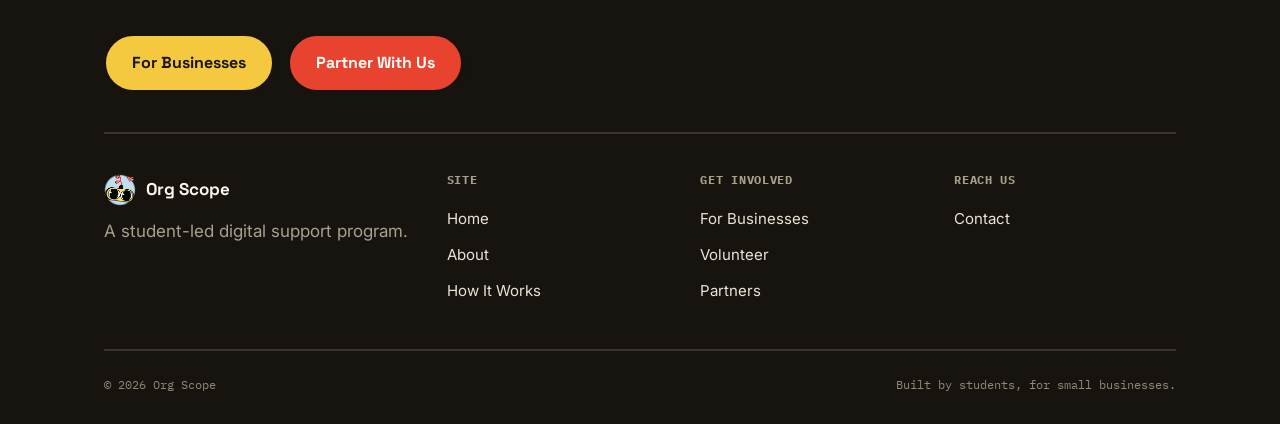
<file: for-businesses.html>
<!DOCTYPE html>
<html lang="en">
<head>
<meta charset="UTF-8">
<meta name="viewport" content="width=device-width, initial-scale=1.0">
<title>For Businesses — Org Scope</title>
<meta name="description" content="Get a free website, SEO support, flyers, posters, or social graphics for your GTA small business. No account access required, ever.">
<link rel="canonical" href="https://orgscope.ca/for-businesses.html">
<link rel="icon" href="assets/logo.png">
<link rel="preconnect" href="https://fonts.googleapis.com">
<link rel="preconnect" href="https://fonts.gstatic.com" crossorigin>
<link href="https://fonts.googleapis.com/css2?family=Space+Grotesk:wght@500;700&family=Inter:wght@400;500;600&family=IBM+Plex+Mono:wght@400;500&display=swap" rel="stylesheet">
<link rel="stylesheet" href="style.css">
<script type="application/ld+json">
{
  "@context": "https://schema.org",
  "@type": "BreadcrumbList",
  "itemListElement": [
    { "@type": "ListItem", "position": 1, "name": "Home", "item": "https://orgscope.ca/" },
    { "@type": "ListItem", "position": 2, "name": "For Businesses", "item": "https://orgscope.ca/for-businesses.html" }
  ]
}
</script>
</head>
<body>

<header class="site-header">
  <div class="wrap">
    <a class="brand" href="index.html">
      <img src="assets/logo.png" alt="Org Scope logo">
      <span>Org Scope</span>
    </a>
    <button class="nav-toggle" aria-label="Toggle menu" aria-expanded="false" id="navToggle"><span></span></button>
<nav class="main-nav" id="mainNav" aria-label="Primary navigation">
  <a href="index.html">Home</a>
  <a href="about.html">About</a>
  <div class="nav-dropdown">
    <a href="how-it-works.html" class="nav-dropdown-trigger">
      How It Works
      <span class="caret mono" aria-hidden="true">&#9662;</span>
    </a>
    <div class="nav-dropdown-menu">
      <a href="mock-trials.html">Mock Trials</a>
    </div>
  </div>

  <div class="nav-dropdown">
    <a href="for-businesses.html" class="nav-dropdown-trigger is-active" aria-current="page">
      For Businesses
      <span class="caret mono" aria-hidden="true">&#9662;</span>
    </a>
    <div class="nav-dropdown-menu">
      <a href="locations.html">Locations We Serve</a>
    </div>
  </div>

  <a href="volunteer.html">Volunteer</a>
  <a href="partners.html">Partners</a>
  <a href="contact.html" class="nav-cta">Contact</a>
</nav>
  </div>
</header>

<main>
<section class="page-hero" style="background: var(--yellow);">
  <div class="wrap">
    <nav aria-label="Breadcrumb" class="breadcrumb-nav">
      <a href="index.html">Home</a> <span aria-hidden="true">/</span> <span aria-current="page">For Businesses</span>
    </nav>
    <h1>For Businesses</h1>
  </div>
</section>

  <section style="padding-top:0; padding-bottom:0;">
    <div class="wrap">
      <nav class="jump-nav" aria-label="On this page">
        <span class="jump-nav-label">On this page:</span>
        <a href="#services">Services</a>
        <a href="#what-we-ask">What We Ask For</a>
        <a href="#after-submit">After You Submit</a>
        <a href="#good-to-know">Good to Know</a>
      </nav>
    </div>
  </section>

  <section id="services">
    <div class="wrap">
      <div class="section-head">
        <span class="tag"><span class="dot"></span>What you can request</span>
        <h2 class="mt-0">Pick one service, or ask for a mix.</h2>
      </div>
      <div class="grid grid-4">
        <div class="card">
          <div class="chip-icon">01</div>
          <h3>Websites</h3>
          <p>A new site built from scratch.</p>
        </div>
        <div class="card">
          <div class="chip-icon">02</div>
          <h3>SEO Support</h3>
          <p>Practical fixes to help local customers find you online.</p>
        </div>
        <div class="card">
          <div class="chip-icon">03</div>
          <h3>Flyers &amp; Posters</h3>
          <p>Designs for your storefront or next event.</p>
        </div>
        <div class="card">
          <div class="chip-icon">04</div>
          <h3>Social Graphics</h3>
          <p>On-brand posts and templates for your social channels.</p>
        </div>
      </div>
    </div>
  </section>

  <div class="wrap"><div class="pill-divider" aria-hidden="true"></div></div>

  <section id="what-we-ask" class="section-alt">
    <div class="wrap grid grid-2" style="align-items:start;">
      <div>
        <span class="tag tag--red"><span class="dot"></span>What we ask for</span>
        <h2>A clear picture, nothing more.</h2>
        <p>Your intake form covers what you need, your timeline, and any existing branding or style preferences.</p>
        <ul class="list-clean">
          <li>What you need, website, SEO, flyer, social post, or a mix</li>
          <li>Your timeline, so we can match it to volunteer availability</li>
          <li>Any existing logo, colours, or brand guidelines</li>
          <li>No account access, credentials, or passwords needed</li>
        </ul>
      </div>
      <img src="assets/OrgScopePaper.png" alt="Org Scope illustration — paper" class="about-img" loading="lazy">
    </div>
  </section>

  <section id="after-submit">
    <div class="wrap grid grid-2" style="align-items:center;">
      <div>
        <h2>What happens after you submit?</h2>
        <p>Your task is reviewed for scope, posted to our internal task board, and picked up by a vetted volunteer. A second volunteer independently checks the finished work before it's delivered to you, just make sure to review it before publishing.</p>
        <a href="how-it-works.html" class="btn">See the full process →</a>
      </div>
      <div class="card card--yellow">
        <h3>Ready when you are</h3>
        <p style="color:var(--ink-soft);">Fill out the intake form and a volunteer will follow up to confirm scope and timeline before any work begins.</p>
        <a href="https://docs.google.com/forms/u/0/d/e/1FAIpQLScICPucujW6Y-7GEKHRsQPw0idvyvIYBp0X6STzcSj21dwyRw/formResponse" class="btn btn--ink" style="margin-top:8px;">Go to the intake form →</a>
      </div>
    </div>
  </section>

  <div class="wrap"><div class="pill-divider-2" aria-hidden="true"></div></div>

  <section id="good-to-know" class="section-alt">
    <div class="wrap">
      <div class="section-head">
        <span class="tag"><span class="dot"></span>Good to know</span>
        <h2 class="mt-0">Questions you probably have.</h2>
      </div>
      <div class="grid grid-2">
        <div class="card">
          <h3>Can I submit a task before September?</h3>
          <p>Yes. Right now, tasks are personally handled by our founder as pilot projects, following the exact same process and review checklist the full team will use later. Submitting now means your business is one of the first taken on, not put on hold.</p>
        </div>
        <div class="card">
          <h3>Is this really free?</h3>
          <p>Yes, there is no cost to you for the work itself. If your project involves a website, you're responsible for your own domain and hosting, which we'll walk you through if needed.</p>
        </div>
        <div class="card">
          <h3>What if I want changes after delivery?</h3>
          <p>You can request revisions after delivery. These are completed based on volunteer availability and are not guaranteed to be immediate, since Org Scope is entirely volunteer run.</p>
        </div>
        <div class="card">
          <h3>What if I'm outside Scarborough?</h3>
          <p>Org Scope serves small businesses across Scarborough, North York, and the wider GTA. If you're unsure whether you're in range, reach out and ask rather than assuming you're not.</p>
        </div>
      </div>
    </div>
  </section>

  <section>
    <div class="wrap">
      <div class="section-head">
        <span class="tag"><span class="dot"></span>Keep exploring</span>
        <h2 class="mt-0">Related pages.</h2>
      </div>
      <div class="grid grid-3">
        <a href="how-it-works.html" class="card related-card">
          <h3>How It Works</h3>
          <p>The full step by step process, and how it's handled right now versus after September.</p>
        </a>
        <a href="partners.html" class="card related-card">
          <h3>Partners</h3>
          <p>Our trust and security model in full detail.</p>
        </a>
        <a href="about.html" class="card related-card">
          <h3>About Org Scope</h3>
          <p>Who we are, our mission, and where we work.</p>
        </a>
      </div>
    </div>
  </section>
</main>

<footer class="site-footer">
  <div class="wrap">
    <div class="footer-cta">
      <h2>Have a business — or an organization — to bring in?</h2>
      <div class="btn-row">
        <a href="for-businesses.html" class="btn btn--yellow">For Businesses</a>
        <a href="partners.html" class="btn btn--red">Partner With Us</a>
      </div>
    </div>
    <div class="footer-grid">
      <div class="footer-col">
        <div class="footer-brand"><img src="assets/logo.png" alt="Org Scope logo"><span>Org Scope</span></div>
        <p style="color:#a9a08a; max-width:32ch;">A student-led digital support program.</p>
      </div>
      <div class="footer-col">
        <h4>Site</h4>
        <a href="index.html">Home</a>
        <a href="about.html">About</a>
        <a href="how-it-works.html">How It Works</a>
      </div>
      <div class="footer-col">
        <h4>Get Involved</h4>
        <a href="for-businesses.html">For Businesses</a>
        <a href="volunteer.html">Volunteer</a>
        <a href="partners.html">Partners</a>
      </div>
      <div class="footer-col">
        <h4>Reach Us</h4>
        <a href="contact.html">Contact</a>
      </div>
    </div>
    <div class="footer-bottom">
      <span>© 2026 Org Scope</span>
      <span>Built by students, for small businesses.</span>
    </div>
  </div>
</footer>

<script src="script.js"></script>
</body>
</html>
</file>
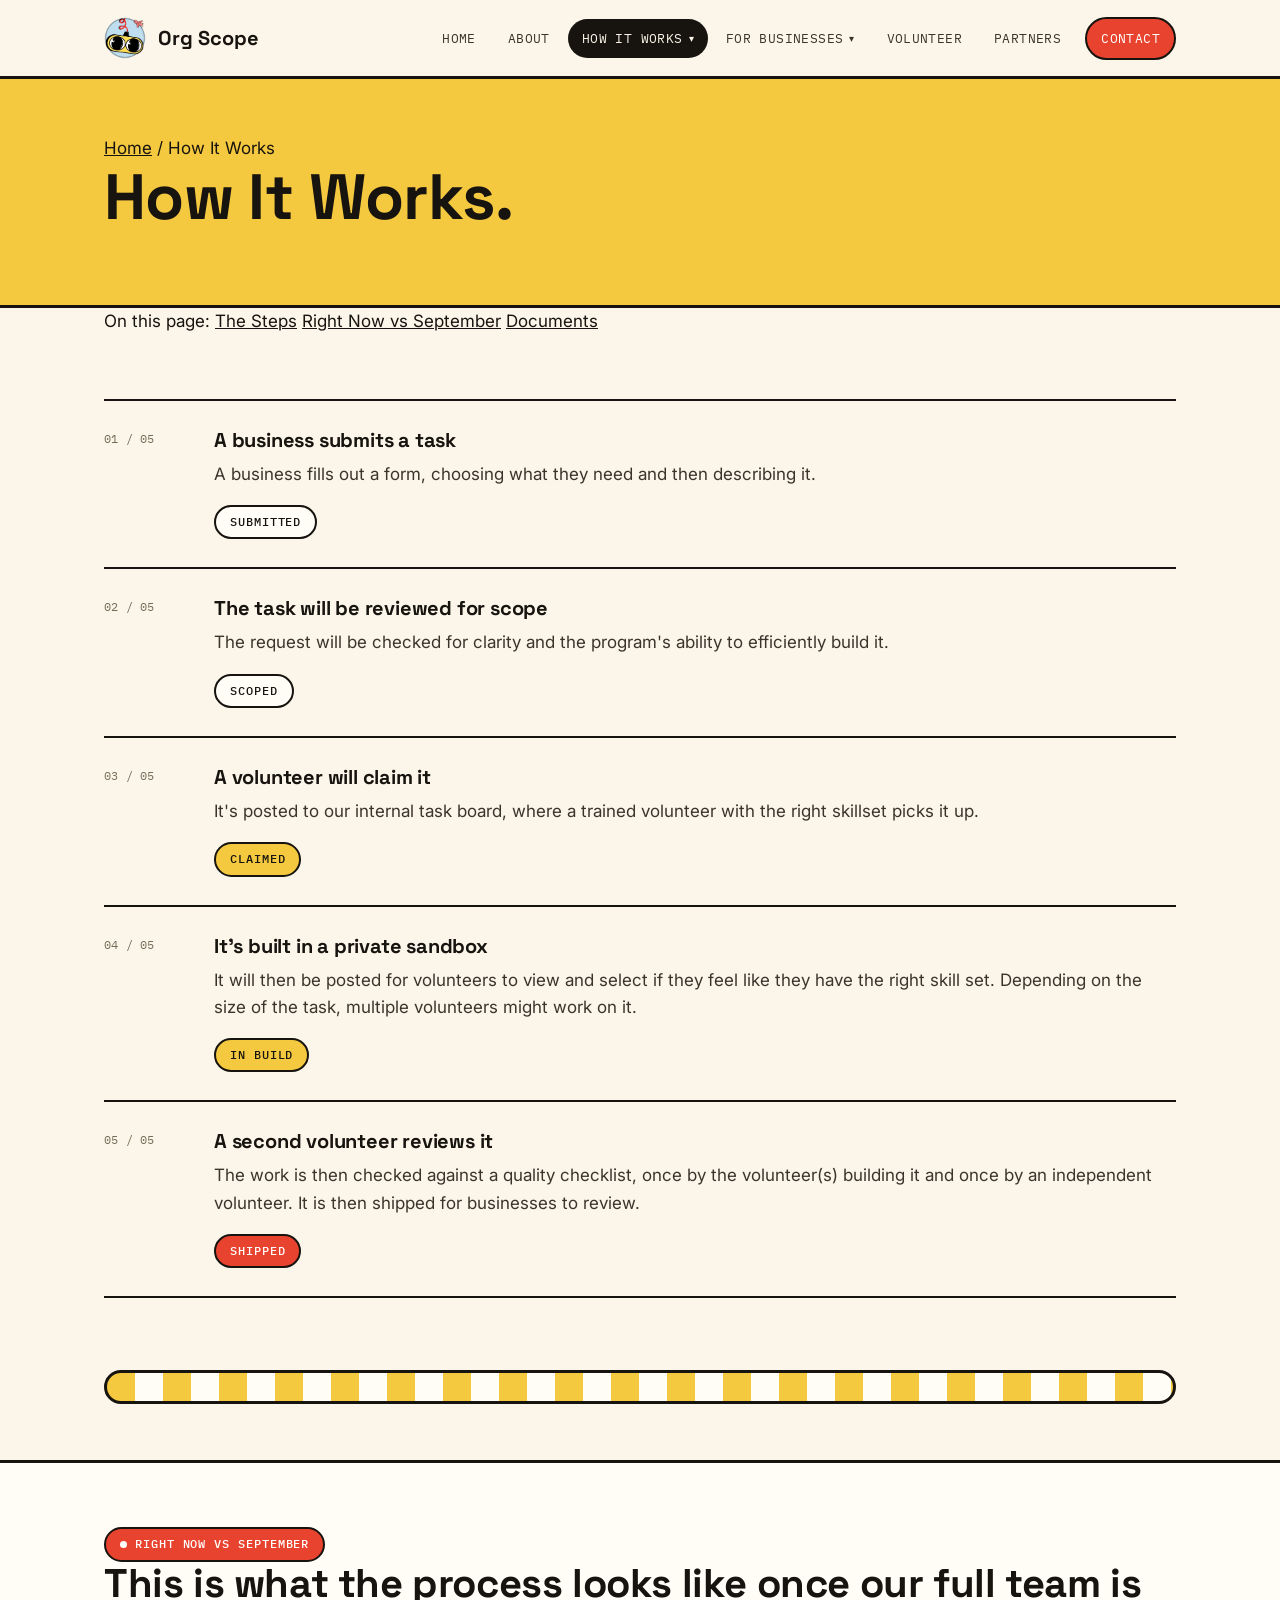
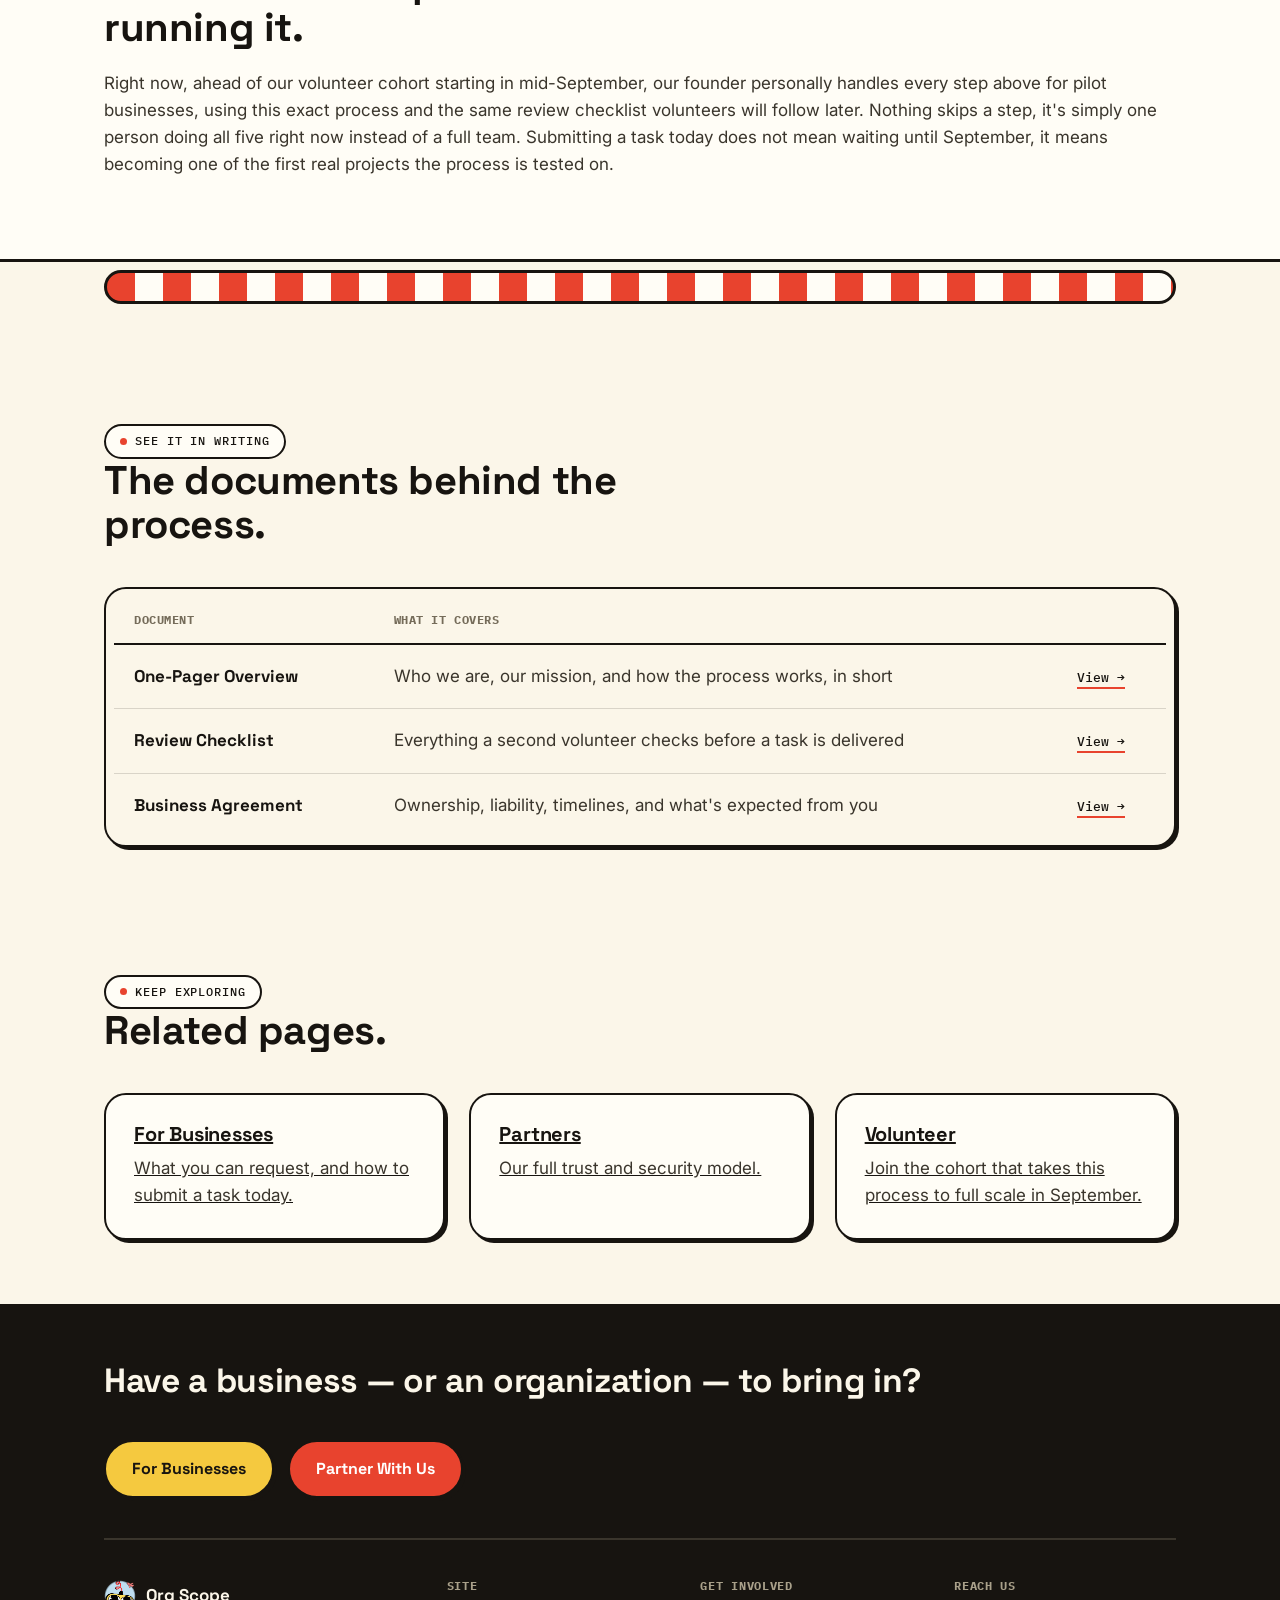
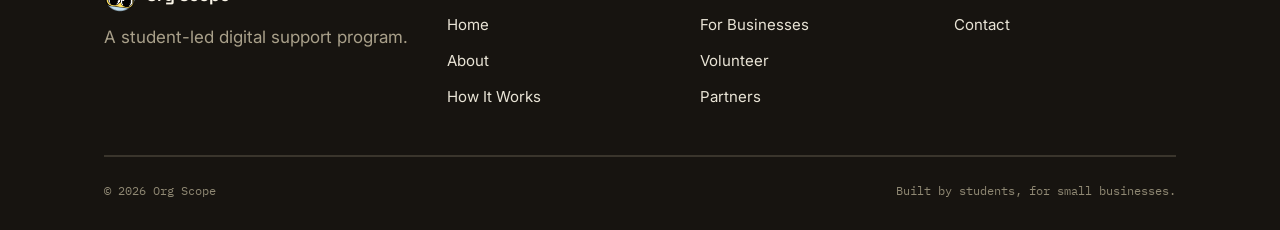
<file: how-it-works.html>
<!DOCTYPE html>
<html lang="en">
<head>
<meta charset="UTF-8">
<meta name="viewport" content="width=device-width, initial-scale=1.0">
<title>How It Works — Org Scope</title>
<meta name="description" content="How a task moves through Org Scope, from submission to a two-reviewer sign-off, start to finish.">
<link rel="canonical" href="https://orgscope.ca/how-it-works.html">
<link rel="icon" href="assets/logo.png">
<link rel="preconnect" href="https://fonts.googleapis.com">
<link rel="preconnect" href="https://fonts.gstatic.com" crossorigin>
<link href="https://fonts.googleapis.com/css2?family=Space+Grotesk:wght@500;700&family=Inter:wght@400;500;600&family=IBM+Plex+Mono:wght@400;500&display=swap" rel="stylesheet">
<link rel="stylesheet" href="style.css">
<script type="application/ld+json">
{
  "@context": "https://schema.org",
  "@type": "BreadcrumbList",
  "itemListElement": [
    { "@type": "ListItem", "position": 1, "name": "Home", "item": "https://orgscope.ca/" },
    { "@type": "ListItem", "position": 2, "name": "How It Works", "item": "https://orgscope.ca/how-it-works.html" }
  ]
}
</script>
</head>
<body>

<header class="site-header">
  <div class="wrap">
    <a class="brand" href="index.html">
      <img src="assets/logo.png" alt="Org Scope logo">
      <span>Org Scope</span>
    </a>
    <button class="nav-toggle" aria-label="Toggle menu" aria-expanded="false" id="navToggle"><span></span></button>
<nav class="main-nav" id="mainNav" aria-label="Primary navigation">
  <a href="index.html">Home</a>
  <a href="about.html">About</a>
  <div class="nav-dropdown">
    <a href="how-it-works.html" class="nav-dropdown-trigger is-active" aria-current="page">
      How It Works
      <span class="caret mono" aria-hidden="true">&#9662;</span>
    </a>
    <div class="nav-dropdown-menu">
      <a href="mock-trials.html">Mock Trials</a>
    </div>
  </div>

  <div class="nav-dropdown">
    <a href="for-businesses.html" class="nav-dropdown-trigger">
      For Businesses
      <span class="caret mono" aria-hidden="true">&#9662;</span>
    </a>
    <div class="nav-dropdown-menu">
      <a href="locations.html">Locations We Serve</a>
    </div>
  </div>

  <a href="volunteer.html">Volunteer</a>
  <a href="partners.html">Partners</a>
  <a href="contact.html" class="nav-cta">Contact</a>
</nav>
  </div>
</header>

<main>
<section class="page-hero" style="background: var(--yellow);">
  <div class="wrap">
    <nav aria-label="Breadcrumb" class="breadcrumb-nav">
      <a href="index.html">Home</a> <span aria-hidden="true">/</span> <span aria-current="page">How It Works</span>
    </nav>
    <h1>How It Works.</h1>
  </div>
</section>

  <section style="padding-top:0; padding-bottom:0;">
    <div class="wrap">
      <nav class="jump-nav" aria-label="On this page">
        <span class="jump-nav-label">On this page:</span>
        <a href="#the-steps">The Steps</a>
        <a href="#right-now">Right Now vs September</a>
        <a href="#documents">Documents</a>
      </nav>
    </div>
  </section>

  <section id="the-steps">
    <div class="wrap">
      <div class="steps">
        <div class="step">
          <div class="step-num mono">01 / 05</div>
          <div>
            <h3>A business submits a task</h3>
            <p>A business fills out a form, choosing what they need and then describing it.</p>
            <span class="tag mono">SUBMITTED</span>
          </div>
        </div>
        <div class="step">
          <div class="step-num mono">02 / 05</div>
          <div>
            <h3>The task will be reviewed for scope</h3>
            <p>The request will be checked for clarity and the program's ability to efficiently build it.</p>
            <span class="tag mono">SCOPED</span>
          </div>
        </div>
        <div class="step">
          <div class="step-num mono">03 / 05</div>
          <div>
            <h3>A volunteer will claim it</h3>
            <p>It's posted to our internal task board, where a trained volunteer with the right skillset picks it up.</p>
            <span class="tag tag--yellow mono">CLAIMED</span>
          </div>
        </div>
        <div class="step">
          <div class="step-num mono">04 / 05</div>
          <div>
            <h3>It's built in a private sandbox</h3>
            <p>It will then be posted for volunteers to view and select if they feel like they have the right skill set. Depending on the size of the task, multiple volunteers might work on it.</p>
            <span class="tag tag--yellow mono">IN BUILD</span>
          </div>
        </div>
        <div class="step">
          <div class="step-num mono">05 / 05</div>
          <div>
            <h3>A second volunteer reviews it</h3>
            <p>The work is then checked against a quality checklist, once by the volunteer(s) building it and once by an independent volunteer. It is then shipped for businesses to review.</p>
            <span class="tag tag--red mono">SHIPPED</span>
          </div>
        </div>
      </div>
    </div>
  </section>

  <div class="wrap"><div class="pill-divider" aria-hidden="true"></div></div>

  <section id="right-now" class="section-alt">
    <div class="wrap">
      <span class="tag tag--red"><span class="dot"></span>Right now vs September</span>
      <h2>This is what the process looks like once our full team is running it.</h2>
      <p>Right now, ahead of our volunteer cohort starting in mid-September, our founder personally handles every step above for pilot businesses, using this exact process and the same review checklist volunteers will follow later. Nothing skips a step, it's simply one person doing all five right now instead of a full team. Submitting a task today does not mean waiting until September, it means becoming one of the first real projects the process is tested on.</p>
    </div>
  </section>

  <div class="wrap"><div class="pill-divider-2" aria-hidden="true"></div></div>

  <section id="documents">
    <div class="wrap">
      <div class="section-head">
        <span class="tag"><span class="dot"></span>See it in writing</span>
        <h2 class="mt-0">The documents behind the process.</h2>
      </div>
      <div class="card doc-table-card">
        <table class="doc-table">
          <thead>
            <tr>
              <th>Document</th>
              <th>What it covers</th>
              <th></th>
            </tr>
          </thead>
          <tbody>
            <tr>
              <td>One-Pager Overview</td>
              <td>Who we are, our mission, and how the process works, in short</td>
              <td><a href="#" class="doc-link">View →</a></td>
            </tr>
            <tr>
              <td>Review Checklist</td>
              <td>Everything a second volunteer checks before a task is delivered</td>
              <td><a href="#" class="doc-link">View →</a></td>
            </tr>
            <tr>
              <td>Business Agreement</td>
              <td>Ownership, liability, timelines, and what's expected from you</td>
              <td><a href="#" class="doc-link">View →</a></td>
            </tr>
          </tbody>
        </table>
      </div>
    </div>
  </section>

  <section>
    <div class="wrap">
      <div class="section-head">
        <span class="tag"><span class="dot"></span>Keep exploring</span>
        <h2 class="mt-0">Related pages.</h2>
      </div>
      <div class="grid grid-3">
        <a href="for-businesses.html" class="card related-card">
          <h3>For Businesses</h3>
          <p>What you can request, and how to submit a task today.</p>
        </a>
        <a href="partners.html" class="card related-card">
          <h3>Partners</h3>
          <p>Our full trust and security model.</p>
        </a>
        <a href="volunteer.html" class="card related-card">
          <h3>Volunteer</h3>
          <p>Join the cohort that takes this process to full scale in September.</p>
        </a>
      </div>
    </div>
  </section>
</main>

<footer class="site-footer">
  <div class="wrap">
    <div class="footer-cta">
      <h2>Have a business — or an organization — to bring in?</h2>
      <div class="btn-row">
        <a href="for-businesses.html" class="btn btn--yellow">For Businesses</a>
        <a href="partners.html" class="btn btn--red">Partner With Us</a>
      </div>
    </div>
    <div class="footer-grid">
      <div class="footer-col">
        <div class="footer-brand"><img src="assets/logo.png" alt="Org Scope logo"><span>Org Scope</span></div>
        <p style="color:#a9a08a; max-width:32ch;">A student-led digital support program.</p>
      </div>
      <div class="footer-col">
        <h4>Site</h4>
        <a href="index.html">Home</a>
        <a href="about.html">About</a>
        <a href="how-it-works.html">How It Works</a>
      </div>
      <div class="footer-col">
        <h4>Get Involved</h4>
        <a href="for-businesses.html">For Businesses</a>
        <a href="volunteer.html">Volunteer</a>
        <a href="partners.html">Partners</a>
      </div>
      <div class="footer-col">
        <h4>Reach Us</h4>
        <a href="contact.html">Contact</a>
      </div>
    </div>
    <div class="footer-bottom">
      <span>© 2026 Org Scope</span>
      <span>Built by students, for small businesses.</span>
    </div>
  </div>
</footer>

<script src="script.js"></script>
</body>
</html>
</file>
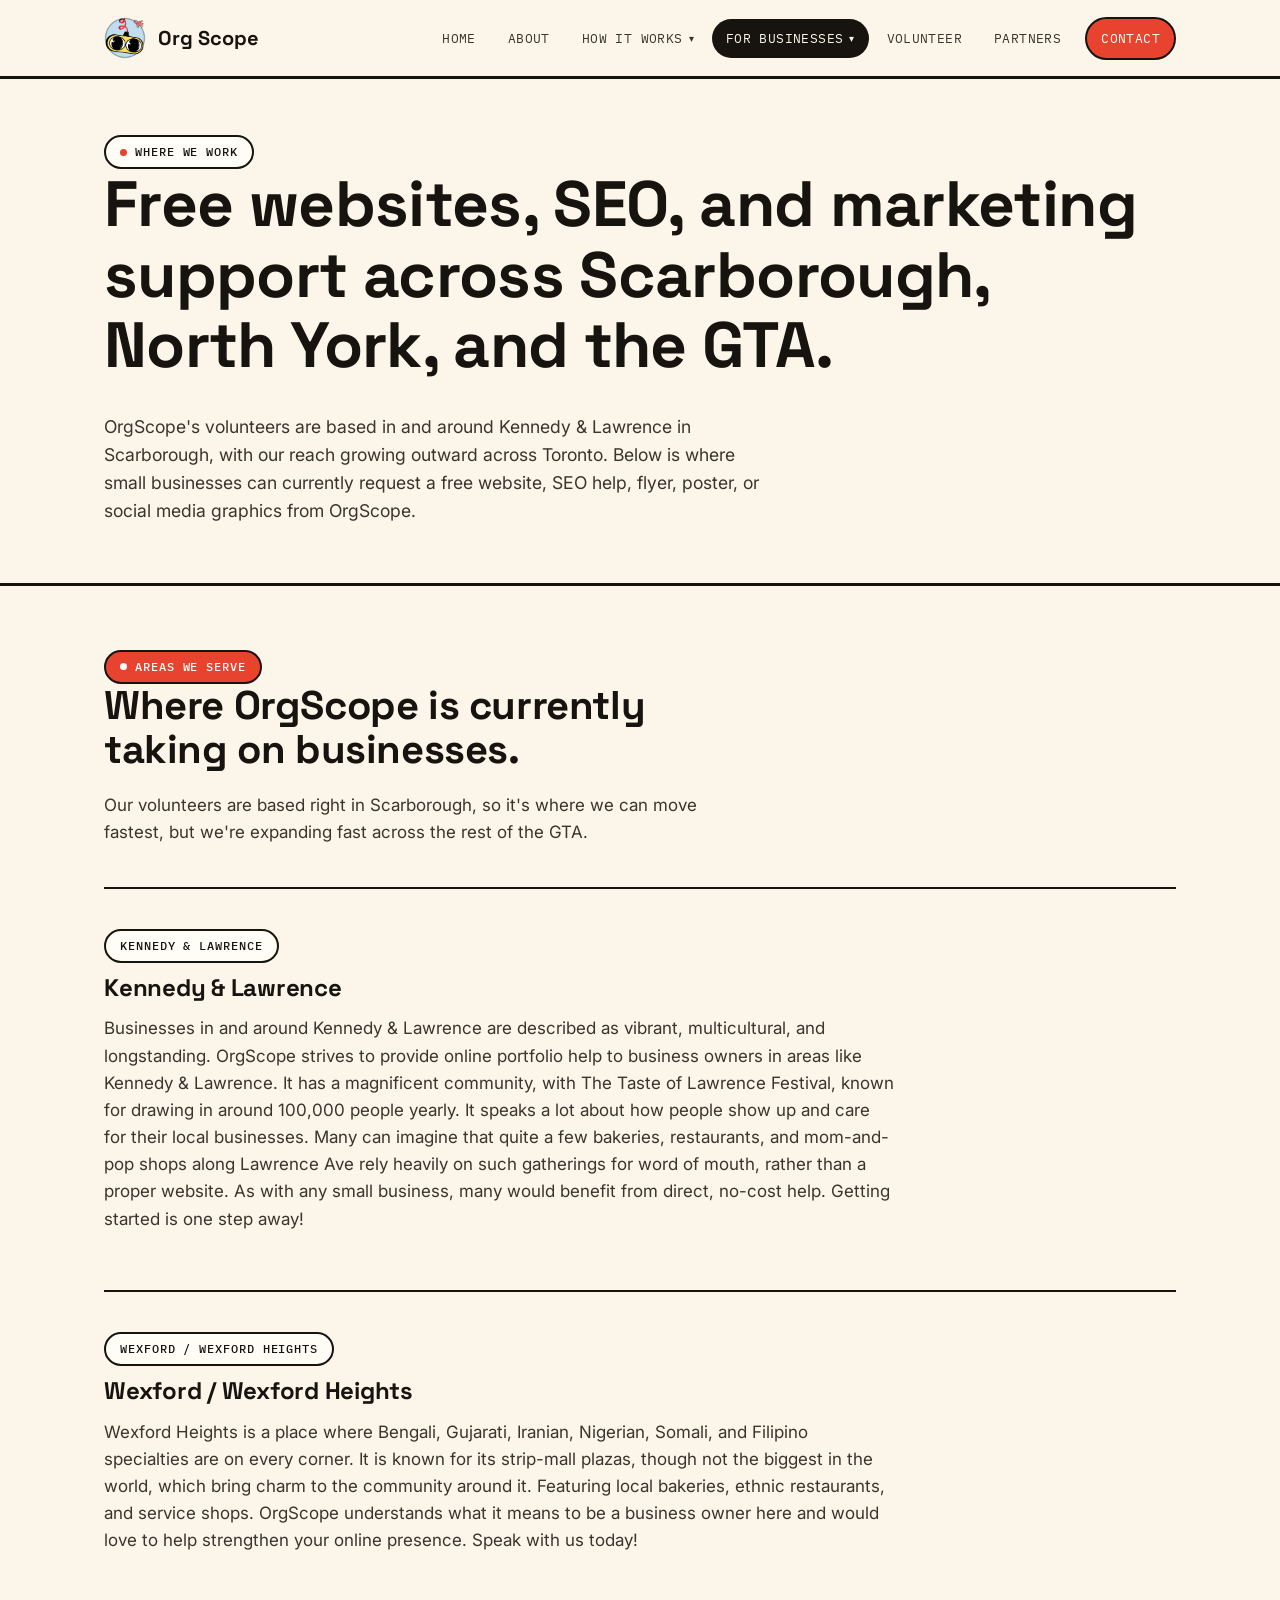
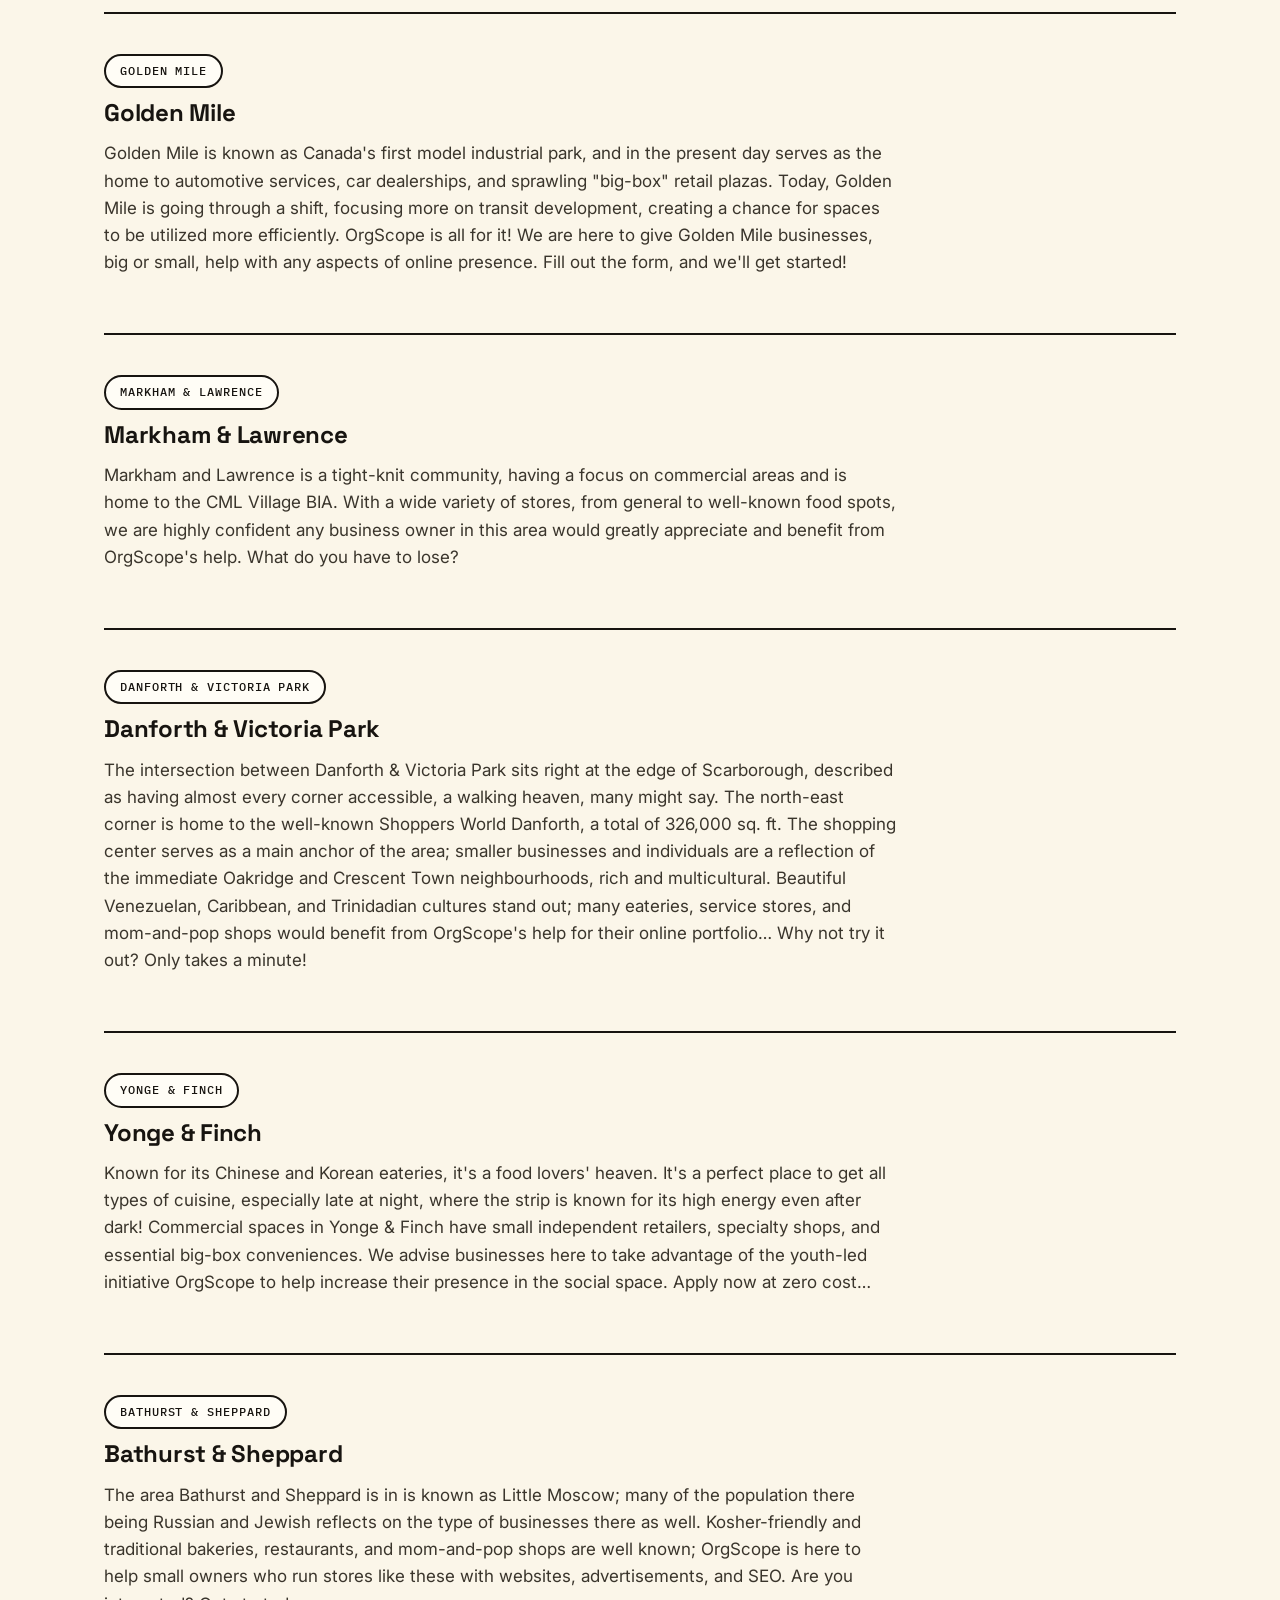
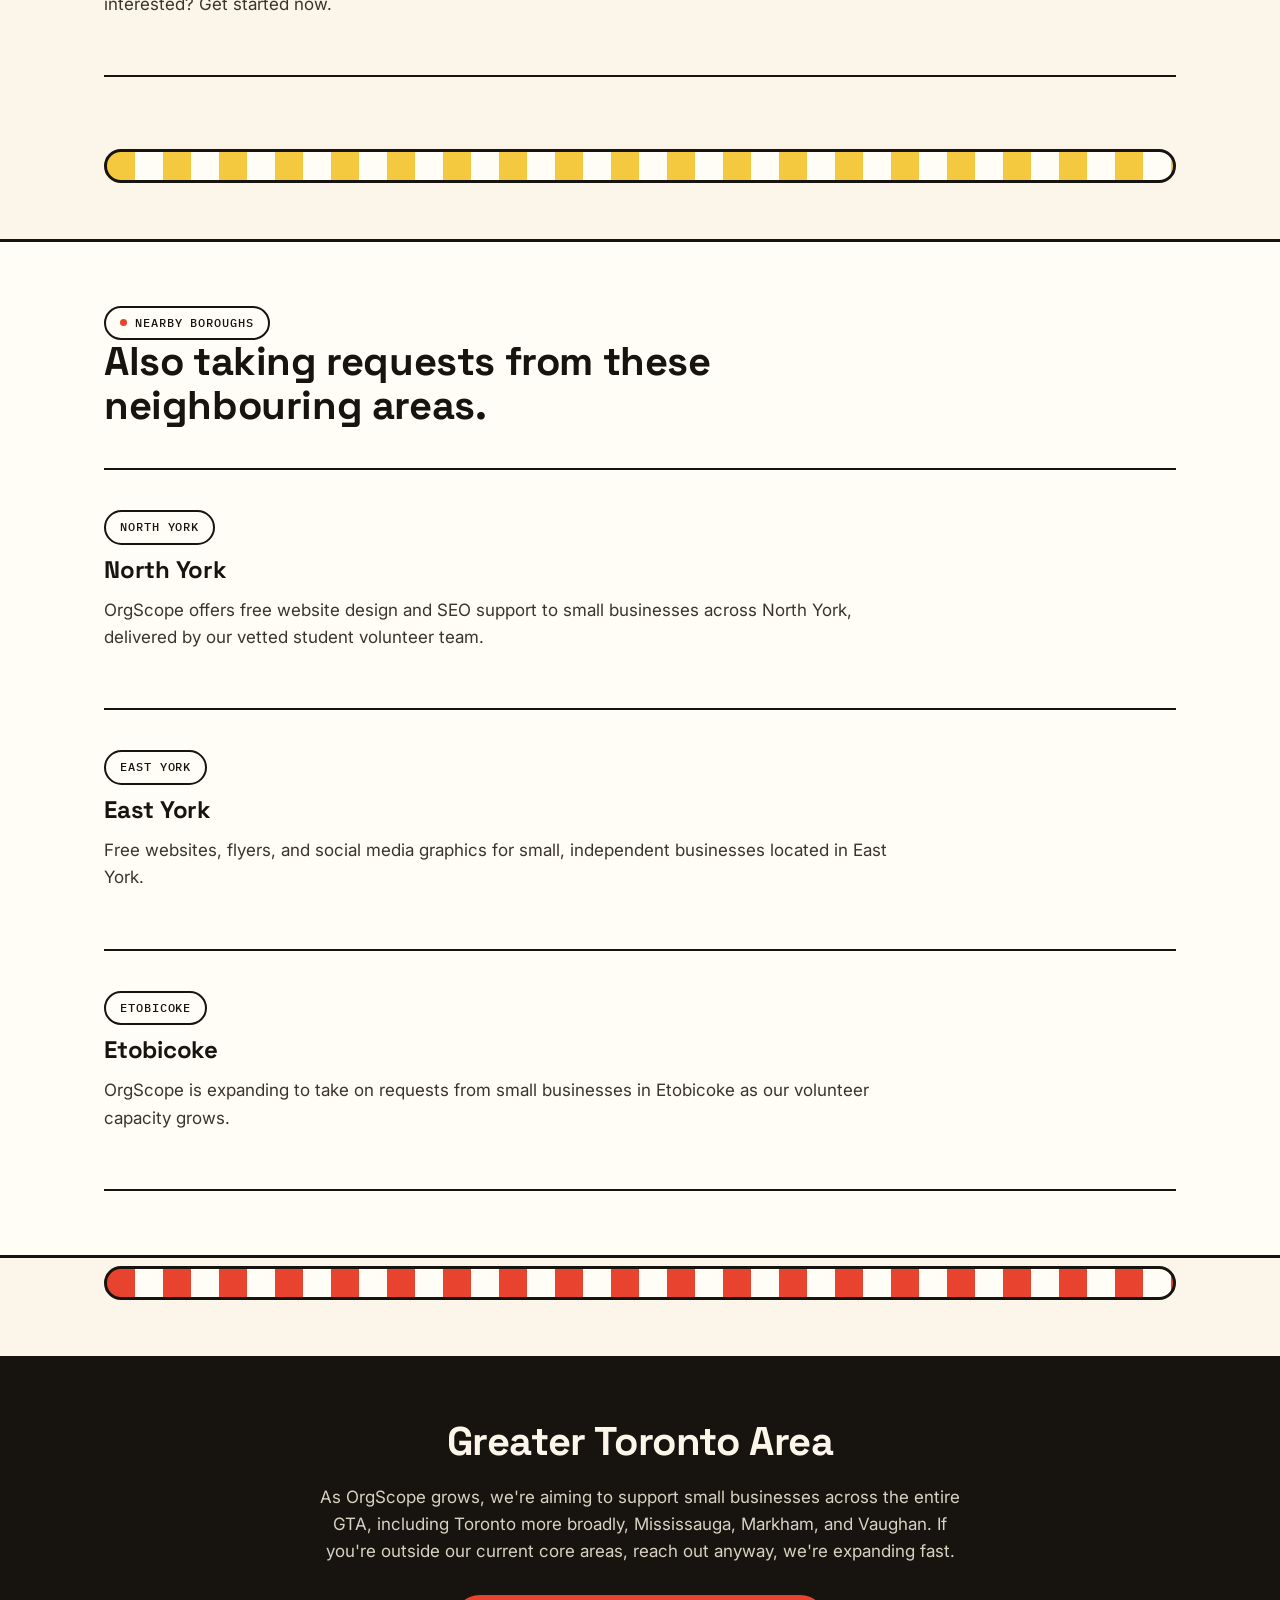
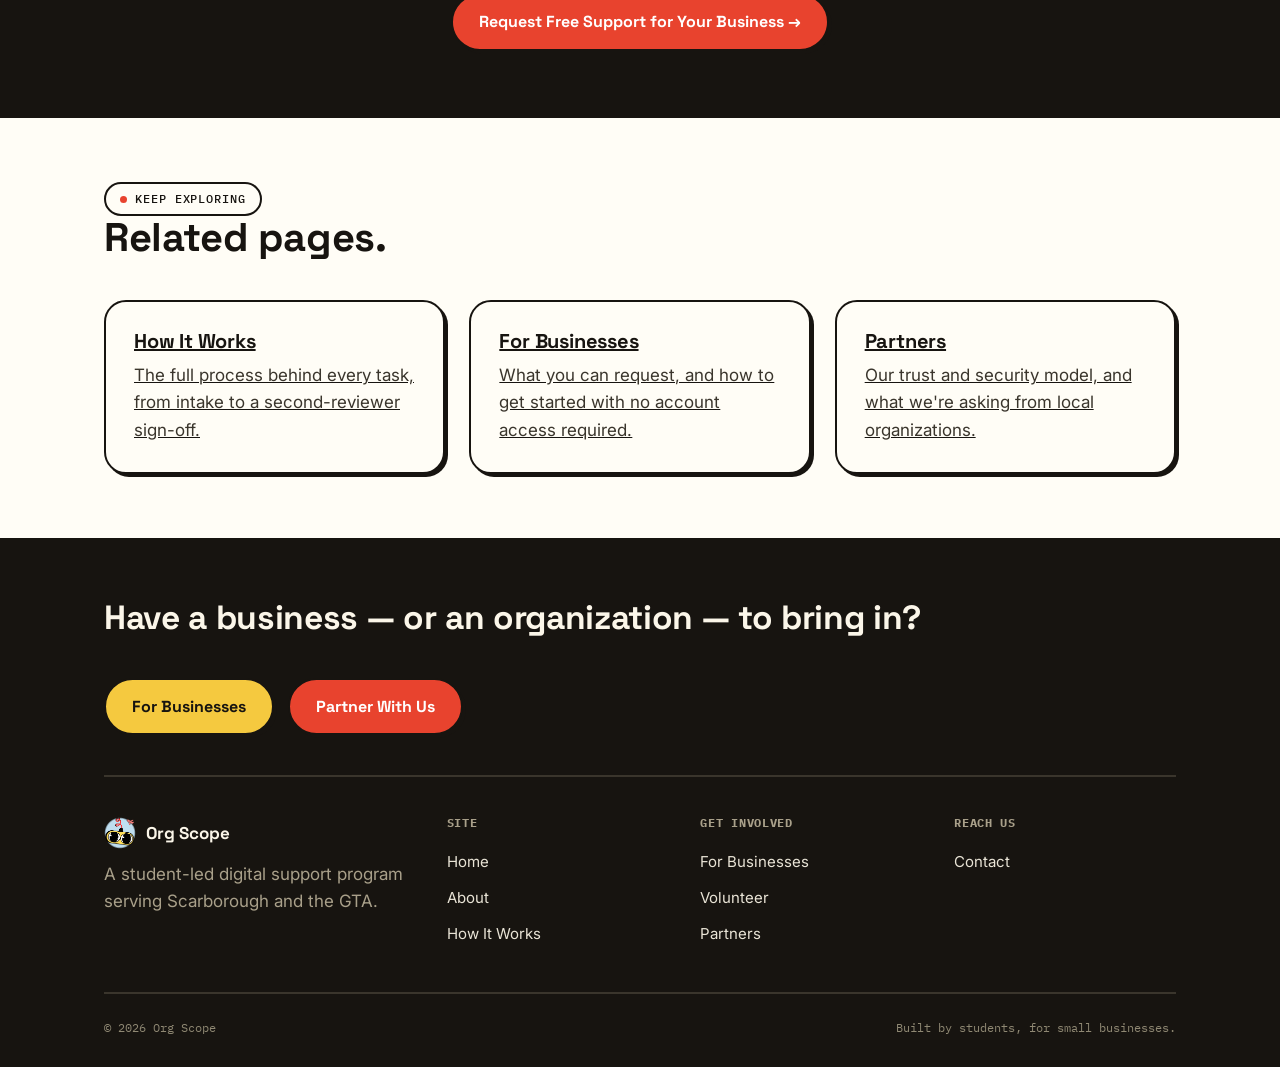
<file: locations.html>
<!DOCTYPE html>
<html lang="en">
<head>
<meta charset="UTF-8">
<meta name="viewport" content="width=device-width, initial-scale=1.0">
<title>Locations We Serve — Free Website & Marketing Help Across Scarborough, North York & the GTA | OrgScope</title>
<meta name="description" content="OrgScope offers free websites, SEO, flyers, posters, and social graphics for small businesses in Kennedy & Lawrence, Wexford, Golden Mile, Markham & Lawrence, Danforth & Victoria Park, Yonge & Finch, Bathurst & Sheppard, and across the GTA.">
<link rel="canonical" href="https://orgscope.ca/locations.html">
<link rel="icon" href="assets/logo.png">

<meta property="og:title" content="Locations We Serve — OrgScope">
<meta property="og:description" content="Free student-built websites, SEO, and marketing support for small businesses across Scarborough, North York, and the wider GTA.">
<meta property="og:type" content="website">
<meta property="og:url" content="https://orgscope.ca/locations.html">
<meta property="og:image" content="https://orgscope.ca/assets/logo.png">

<link rel="preconnect" href="https://fonts.googleapis.com">
<link rel="preconnect" href="https://fonts.gstatic.com" crossorigin>
<link href="https://fonts.googleapis.com/css2?family=Space+Grotesk:wght@500;700&family=Inter:wght@400;500;600&family=IBM+Plex+Mono:wght@400;500&display=swap" rel="stylesheet">

<link rel="stylesheet" href="style.css">

<script type="application/ld+json">
{
  "@context": "https://schema.org",
  "@type": "LocalBusiness",
  "name": "OrgScope",
  "url": "https://orgscope.ca/locations.html",
  "logo": "https://orgscope.ca/assets/logo.png",
  "description": "OrgScope is a free, student-led studio building websites, SEO, flyers, posters, and social graphics for small businesses across Scarborough, North York, and the wider Greater Toronto Area.",
  "areaServed": [
    { "@type": "Place", "name": "Kennedy & Lawrence, Scarborough" },
    { "@type": "Place", "name": "Wexford / Wexford Heights, Scarborough" },
    { "@type": "Place", "name": "Golden Mile, Scarborough" },
    { "@type": "Place", "name": "Markham & Lawrence, Scarborough" },
    { "@type": "Place", "name": "Danforth & Victoria Park, Scarborough" },
    { "@type": "Place", "name": "Yonge & Finch, North York" },
    { "@type": "Place", "name": "Bathurst & Sheppard, North York" },
    { "@type": "Place", "name": "North York" },
    { "@type": "Place", "name": "East York" },
    { "@type": "Place", "name": "Etobicoke" },
    { "@type": "Place", "name": "Greater Toronto Area" }
  ],
  "email": "info@orgscope.ca",
  "priceRange": "Free"
}
</script>

<script type="application/ld+json">
{
  "@context": "https://schema.org",
  "@type": "BreadcrumbList",
  "itemListElement": [
    { "@type": "ListItem", "position": 1, "name": "Home", "item": "https://orgscope.ca/index.html" },
    { "@type": "ListItem", "position": 2, "name": "Locations", "item": "https://orgscope.ca/locations.html" }
  ]
}
</script>

<style>
  /* ---------- Stacked location list (replaces grid card layout) ---------- */
  .location-list{
    display: flex;
    flex-direction: column;
  }

  .location-row{
    padding: 40px 0;
    border-top: 2px solid var(--ink);
  }

  .location-list .location-row:last-child{
    border-bottom: 2px solid var(--ink);
  }

  .location-row h3{
    font-size: 1.5rem;
    margin-bottom: 14px;
  }

  .location-row p{
    max-width: 72ch;
  }
</style>
</head>

<body>

<header class="site-header">
  <div class="wrap">
    <a class="brand" href="index.html">
      <img src="assets/logo.png" alt="OrgScope logo">
      <span>Org Scope</span>
    </a>

    <button class="nav-toggle" aria-label="Toggle menu" aria-expanded="false" id="navToggle">
      <span></span>
    </button>

<nav class="main-nav" id="mainNav" aria-label="Primary navigation">
  <a href="index.html">Home</a>
  <a href="about.html">About</a>
  <div class="nav-dropdown">
    <a href="how-it-works.html" class="nav-dropdown-trigger">
      How It Works
      <span class="caret mono" aria-hidden="true">&#9662;</span>
    </a>
    <div class="nav-dropdown-menu">
      <a href="mock-trials.html">Mock Trials</a>
    </div>
  </div>

  <div class="nav-dropdown">
    <a href="for-businesses.html" class="nav-dropdown-trigger is-active">
      For Businesses
      <span class="caret mono" aria-hidden="true">&#9662;</span>
    </a>
    <div class="nav-dropdown-menu">
      <a href="locations.html" class="is-active" aria-current="page">Locations We Serve</a>
    </div>
  </div>

  <a href="volunteer.html">Volunteer</a>
  <a href="partners.html">Partners</a>
  <a href="contact.html" class="nav-cta">Contact</a>
</nav>
  </div>
</header>


<main>

  <!-- PAGE HERO -->
  <section class="page-hero">
    <div class="wrap">
      <span class="tag"><span class="dot"></span>Where we work</span>
      <h1>Free websites, SEO, and marketing support across Scarborough, North York, and the GTA.</h1>
      <p class="lede">
        OrgScope's volunteers are based in and around Kennedy &amp; Lawrence in Scarborough, with our reach growing outward across Toronto. Below is where small businesses can currently request a free website, SEO help, flyer, poster, or social media graphics from OrgScope.
      </p>
    </div>
  </section>


  <!-- LOCATIONS stacked list -->
  <section>
    <div class="wrap">
      <div class="section-head">
        <span class="tag tag--red"><span class="dot"></span>Areas we serve</span>
        <h2>Where OrgScope is currently taking on businesses.</h2>
        <p>Our volunteers are based right in Scarborough, so it's where we can move fastest, but we're expanding fast across the rest of the GTA.</p>
      </div>

      <div class="location-list">

        <div class="location-row">
          <span class="tag mono" style="margin-bottom:12px;">Kennedy &amp; Lawrence</span>
          <h3>Kennedy &amp; Lawrence</h3>
          <p>Businesses in and around Kennedy & Lawrence are described as vibrant, multicultural, and longstanding. OrgScope strives to provide online portfolio help to business owners in areas like Kennedy & Lawrence. It has a magnificent community, with The Taste of Lawrence Festival, known for drawing in around 100,000 people yearly. It speaks a lot about how people show up and care for their local businesses. Many can imagine that quite a few bakeries, restaurants, and mom-and-pop shops along Lawrence Ave rely heavily on such gatherings for word of mouth, rather than a proper website. As with any small business, many would benefit from direct, no-cost help.
Getting started is one step away!</p>
        </div>

        <div class="location-row">
          <span class="tag mono" style="margin-bottom:12px;">Wexford / Wexford Heights</span>
          <h3>Wexford / Wexford Heights</h3>
          <p>Wexford Heights is a place where Bengali, Gujarati, Iranian, Nigerian, Somali, and Filipino specialties are on every corner. It is known for its strip-mall plazas, though not the biggest in the world, which bring charm to the community around it. Featuring local bakeries, ethnic restaurants, and service shops. OrgScope understands what it means to be a business owner here and would love to help strengthen your online presence.
Speak with us today!</p>
        </div>

        <div class="location-row">
          <span class="tag mono" style="margin-bottom:12px;">Golden Mile</span>
          <h3>Golden Mile</h3>
          <p>Golden Mile is known as Canada's first model industrial park, and in the present day serves as the home to automotive services, car dealerships, and sprawling "big-box" retail plazas. Today, Golden Mile is going through a shift, focusing more on transit development, creating a chance for spaces to be utilized more efficiently. OrgScope is all for it! We are here to give Golden Mile businesses, big or small, help with any aspects of online presence.
Fill out the form, and we'll get started!</p>
        </div>

        <div class="location-row">
          <span class="tag mono" style="margin-bottom:12px;">Markham &amp; Lawrence</span>
          <h3>Markham &amp; Lawrence</h3>
          <p>Markham and Lawrence is a tight-knit community, having a focus on commercial areas and is home to the CML Village BIA. With a wide variety of stores, from general to well-known food spots, we are highly confident any business owner in this area would greatly appreciate and benefit from OrgScope's help.
What do you have to lose?</p>
        </div>

        <div class="location-row">
          <span class="tag mono" style="margin-bottom:12px;">Danforth &amp; Victoria Park</span>
          <h3>Danforth &amp; Victoria Park</h3>
          <p>The intersection between Danforth & Victoria Park sits right at the edge of Scarborough, described as having almost every corner accessible, a walking heaven, many might say. The north-east corner is home to the well-known Shoppers World Danforth, a total of 326,000 sq. ft. The shopping center serves as a main anchor of the area; smaller businesses and individuals are a reflection of the immediate Oakridge and Crescent Town neighbourhoods, rich and multicultural. Beautiful Venezuelan, Caribbean, and Trinidadian cultures stand out; many eateries, service stores, and mom-and-pop shops would benefit from OrgScope's help for their online portfolio…
Why not try it out? Only takes a minute!</p>
        </div>

        <div class="location-row">
          <span class="tag mono" style="margin-bottom:12px;">Yonge &amp; Finch</span>
          <h3>Yonge &amp; Finch</h3>
          <p>Known for its Chinese and Korean eateries, it's a food lovers' heaven. It's a perfect place to get all types of cuisine, especially late at night, where the strip is known for its high energy even after dark! Commercial spaces in Yonge & Finch have small independent retailers, specialty shops, and essential big-box conveniences. We advise businesses here to take advantage of the youth-led initiative OrgScope to help increase their presence in the social space.
Apply now at zero cost…</p>
        </div>

        <div class="location-row">
          <span class="tag mono" style="margin-bottom:12px;">Bathurst &amp; Sheppard</span>
          <h3>Bathurst &amp; Sheppard</h3>
          <p>The area Bathurst and Sheppard is in is known as Little Moscow; many of the population there being Russian and Jewish reflects on the type of businesses there as well. Kosher-friendly and traditional bakeries, restaurants, and mom-and-pop shops are well known; OrgScope is here to help small owners who run stores like these with websites, advertisements, and SEO.
Are you interested? Get started now.</p>
        </div>

      </div>
    </div>
  </section>

  <div class="wrap"><div class="pill-divider" aria-hidden="true"></div></div>


  <!-- NEARBY BOROUGHS -->
  <section class="section-alt">
    <div class="wrap">
      <div class="section-head">
        <span class="tag"><span class="dot"></span>Nearby boroughs</span>
        <h2>Also taking requests from these neighbouring areas.</h2>
      </div>

      <div class="location-list">

        <div class="location-row">
          <span class="tag mono" style="margin-bottom:12px;">North York</span>
          <h3>North York</h3>
          <p>OrgScope offers free website design and SEO support to small businesses across North York, delivered by our vetted student volunteer team.</p>
        </div>

        <div class="location-row">
          <span class="tag mono" style="margin-bottom:12px;">East York</span>
          <h3>East York</h3>
          <p>Free websites, flyers, and social media graphics for small, independent businesses located in East York.</p>
        </div>

        <div class="location-row">
          <span class="tag mono" style="margin-bottom:12px;">Etobicoke</span>
          <h3>Etobicoke</h3>
          <p>OrgScope is expanding to take on requests from small businesses in Etobicoke as our volunteer capacity grows.</p>
        </div>

      </div>
    </div>
  </section>

  <div class="wrap"><div class="pill-divider-2" aria-hidden="true"></div></div>


  <!-- GTA-WIDE -->
  <section class="section-ink">
    <div class="wrap">
      <div class="section-head center" style="margin:0 auto 28px;">
        <h2 class="mt-0">Greater Toronto Area</h2>
        <p>As OrgScope grows, we're aiming to support small businesses across the entire GTA, including Toronto more broadly, Mississauga, Markham, and Vaughan. If you're outside our current core areas, reach out anyway, we're expanding fast.</p>
      </div>
      <div class="center">
        <a href="for-businesses.html" class="btn btn--red">Request Free Support for Your Business &rarr;</a>
      </div>
    </div>
  </section>

<!-- NEW: Related pages with real descriptive links, not repeated nav buttons -->
  <section id="related" class="section-alt">
    <div class="wrap">
      <div class="section-head">
        <span class="tag"><span class="dot"></span>Keep exploring</span>
        <h2 class="mt-0">Related pages.</h2>
      </div>
      <div class="grid grid-3">
        <a href="how-it-works.html" class="card related-card">
          <h3>How It Works</h3>
          <p>The full process behind every task, from intake to a second-reviewer sign-off.</p>
        </a>
        <a href="for-businesses.html" class="card related-card">
          <h3>For Businesses</h3>
          <p>What you can request, and how to get started with no account access required.</p>
        </a>
        <a href="partners.html" class="card related-card">
          <h3>Partners</h3>
          <p>Our trust and security model, and what we're asking from local organizations.</p>
        </a>
      </div>
    </div>
  </section>
</main>


<footer class="site-footer">
  <div class="wrap">
    <div class="footer-cta">
      <h2>Have a business — or an organization — to bring in?</h2>
      <div class="btn-row">
        <a href="for-businesses.html" class="btn btn--yellow">For Businesses</a>
        <a href="partners.html" class="btn btn--red">Partner With Us</a>
      </div>
    </div>

    <div class="footer-grid">
      <div class="footer-col footer-brand-col">
        <div class="footer-brand">
          <img src="assets/logo.png" alt="OrgScope logo">
          <span>Org Scope</span>
        </div>
        <p style="color:#a9a08a; max-width:32ch;">
          A student-led digital support program serving Scarborough and the GTA.
        </p>
      </div>

      <div class="footer-col">
        <h4>Site</h4>
        <a href="index.html">Home</a>
        <a href="about.html">About</a>
        <a href="how-it-works.html">How It Works</a>
      </div>

      <div class="footer-col">
        <h4>Get Involved</h4>
        <a href="for-businesses.html">For Businesses</a>
        <a href="volunteer.html">Volunteer</a>
        <a href="partners.html">Partners</a>
      </div>

      <div class="footer-col">
        <h4>Reach Us</h4>
        <a href="contact.html">Contact</a>
      </div>
    </div>

    <div class="footer-bottom">
      <span>© 2026 Org Scope</span>
      <span>Built by students, for small businesses.</span>
    </div>
  </div>
</footer>

<script src="script.js"></script>

</body>
</html>
</file>
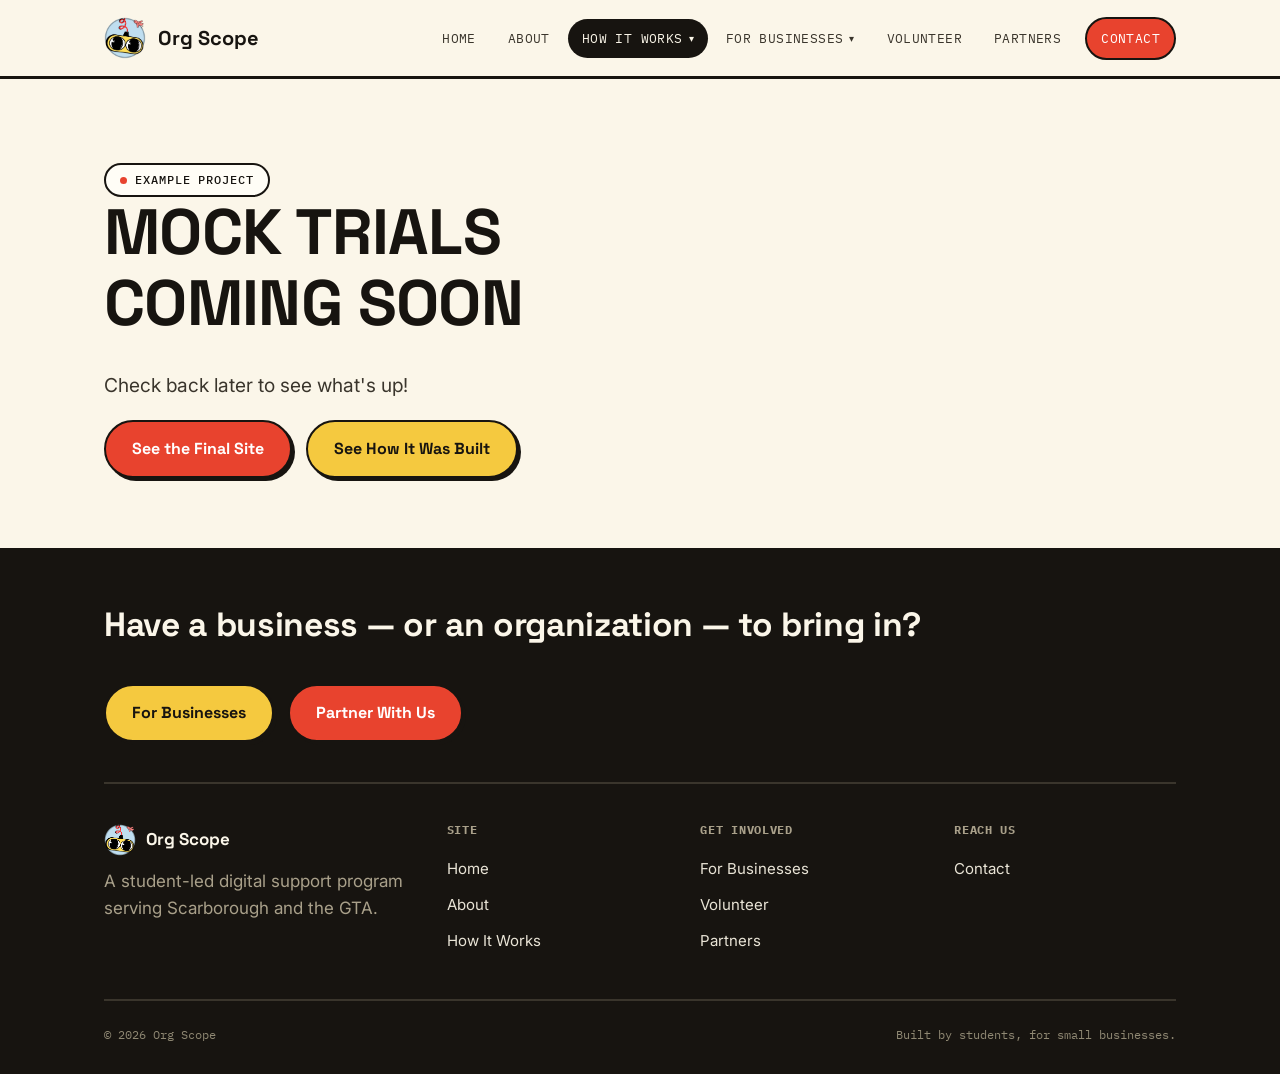
<file: mock-trials.html>
<!DOCTYPE html>
<html lang="en">
<head>
<meta charset="UTF-8">
<meta name="viewport" content="width=device-width, initial-scale=1.0">
<title>Case Study: Mock Project — OrgScope</title>
<meta name="description" content="See how an OrgScope volunteer team built a website for a mock small business — from task breakdown to final delivery.">
<link rel="icon" href="assets/logo.png">

<link rel="preconnect" href="https://fonts.googleapis.com">
<link rel="preconnect" href="https://fonts.gstatic.com" crossorigin>
<link href="https://fonts.googleapis.com/css2?family=Space+Grotesk:wght@500;700&family=Inter:wght@400;500;600&family=IBM+Plex+Mono:wght@400;500&display=swap" rel="stylesheet">

<link rel="stylesheet" href="style.css">
</head>

<body>

<header class="site-header">
  <div class="wrap">
    <a class="brand" href="index.html">
      <img src="assets/logo.png" alt="OrgScope logo">
      <span>Org Scope</span>
    </a>

    <button class="nav-toggle" aria-label="Toggle menu" aria-expanded="false" id="navToggle">
      <span></span>
    </button>

<nav class="main-nav" id="mainNav" aria-label="Primary navigation">
  <a href="index.html">Home</a>
  <a href="about.html">About</a>
  <div class="nav-dropdown">
    <a href="how-it-works.html" class="nav-dropdown-trigger is-active">
      How It Works
      <span class="caret mono" aria-hidden="true">&#9662;</span>
    </a>
    <div class="nav-dropdown-menu">
      <a href="mock-trials.html" class="is-active" aria-current="page">Mock Trials</a>
    </div>
  </div>

  <div class="nav-dropdown">
    <a href="for-businesses.html" class="nav-dropdown-trigger">
      For Businesses
      <span class="caret mono" aria-hidden="true">&#9662;</span>
    </a>
    <div class="nav-dropdown-menu">
      <a href="locations.html">Locations We Serve</a>
    </div>
  </div>

  <a href="volunteer.html">Volunteer</a>
  <a href="partners.html">Partners</a>
  <a href="contact.html" class="nav-cta">Contact</a>
</nav>
  </div>
</header>


<main>

  <!-- HERO: intro to the mock project -->
  <section class="hero">
    <div class="wrap">
      <div class="hero-copy">
        <span class="tag tag--white">
          <span class="dot"></span>
          Example project
        </span>

        <h1>MOCK TRIALS COMING SOON</h1>

        <p class="lede">
          Check back later to see what's up!
        </p>

        <div class="btn-row">
          <a href="#preview" class="btn btn--red">See the Final Site</a>
          <a href="#breakdown" class="btn btn--yellow">See How It Was Built</a>
        </div>
      </div>
    </div>
  </section>



<footer class="site-footer">
  <div class="wrap">

    <div class="footer-cta">
      <h2>Have a business — or an organization — to bring in?</h2>
      <div class="btn-row">
        <a href="for-businesses.html" class="btn btn--yellow">For Businesses</a>
        <a href="partners.html" class="btn btn--red">Partner With Us</a>
      </div>
    </div>

    <div class="footer-grid">
      <div class="footer-col footer-brand-col">
        <div class="footer-brand">
          <img src="assets/logo.png" alt="OrgScope logo">
          <span>Org Scope</span>
        </div>
        <p style="color:#a9a08a; max-width:32ch;">
          A student-led digital support program serving Scarborough and the GTA.
        </p>
      </div>

      <div class="footer-col">
        <h4>Site</h4>
        <a href="index.html">Home</a>
        <a href="about.html">About</a>
        <a href="how-it-works.html">How It Works</a>
      </div>

      <div class="footer-col">
        <h4>Get Involved</h4>
        <a href="for-businesses.html">For Businesses</a>
        <a href="volunteer.html">Volunteer</a>
        <a href="partners.html">Partners</a>
      </div>

      <div class="footer-col">
        <h4>Reach Us</h4>
        <a href="contact.html">Contact</a>
      </div>
    </div>

    <div class="footer-bottom">
      <span>© 2026 Org Scope</span>
      <span>Built by students, for small businesses.</span>
    </div>

  </div>
</footer>

<script src="script.js"></script>

</body>
</html>
</file>
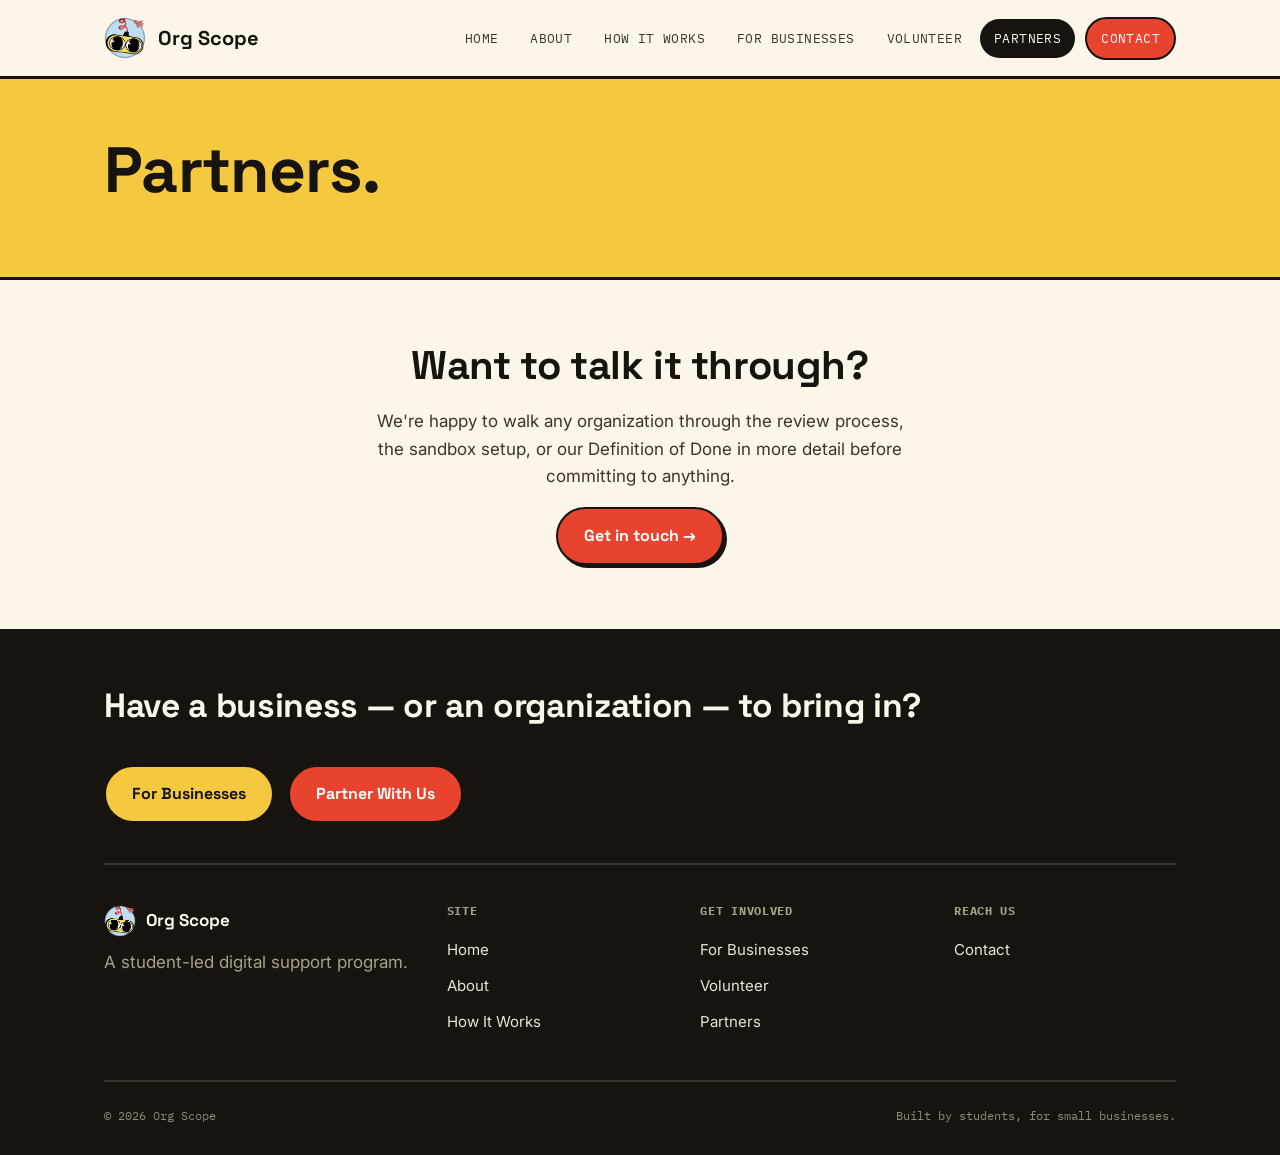
<file: partners.html>
<!DOCTYPE html>
<html lang="en">
<head>
<meta charset="UTF-8">
<meta name="viewport" content="width=device-width, initial-scale=1.0">
<title>Partners &amp; Trust — Org Scope</title>
<meta name="description" content="Why it's safe to partner with Org Scope: our security model, our two-reviewer sign-off, and what we're asking from local organizations.">
<link rel="icon" href="assets/logo.png">
<link rel="preconnect" href="https://fonts.googleapis.com">
<link rel="preconnect" href="https://fonts.gstatic.com" crossorigin>
<link href="https://fonts.googleapis.com/css2?family=Space+Grotesk:wght@500;700&family=Inter:wght@400;500;600&family=IBM+Plex+Mono:wght@400;500&display=swap" rel="stylesheet">
<link rel="stylesheet" href="style.css">
</head>
<body>

<header class="site-header">
  <div class="wrap">
    <a class="brand" href="index.html">
      <img src="assets/logo.png" alt="Org Scope logo">
      <span>Org Scope</span>
    </a>
    <button class="nav-toggle" aria-label="Toggle menu" aria-expanded="false" id="navToggle"><span></span></button>
    <nav class="main-nav" id="mainNav">
      <a href="index.html">Home</a>
      <a href="about.html">About</a>
      <a href="how-it-works.html">How It Works</a>
      <a href="for-businesses.html">For Businesses</a>
      <a href="volunteer.html">Volunteer</a>
      <a href="partners.html" class="is-active">Partners</a>
      <a href="contact.html" class="nav-cta">Contact</a>
    </nav>
  </div>
</header>

<main>
<section class="page-hero" style="background: var(--yellow);">
  <div class="wrap">
    <h1>Partners.</h1>
  </div>
</section>

  <section>
    <div class="wrap center">
      <h2>Want to talk it through?</h2>
      <p style="max-width:50ch; margin-left:auto; margin-right:auto;">We're happy to walk any organization through the review process, the sandbox setup, or our Definition of Done in more detail before committing to anything.</p>
      <a href="contact.html" class="btn btn--red">Get in touch →</a>
    </div>
  </section>
</main>

<footer class="site-footer">
  <div class="wrap">
    <div class="footer-cta">
      <h2>Have a business — or an organization — to bring in?</h2>
      <div class="btn-row">
        <a href="for-businesses.html" class="btn btn--yellow">For Businesses</a>
        <a href="partners.html" class="btn btn--red">Partner With Us</a>
      </div>
    </div>
    <div class="footer-grid">
      <div class="footer-col">
        <div class="footer-brand"><img src="assets/logo.png" alt="Org Scope logo"><span>Org Scope</span></div>
        <p style="color:#a9a08a; max-width:32ch;">A student-led digital support program.</p>
      </div>
      <div class="footer-col">
        <h4>Site</h4>
        <a href="index.html">Home</a>
        <a href="about.html">About</a>
        <a href="how-it-works.html">How It Works</a>
      </div>
      <div class="footer-col">
        <h4>Get Involved</h4>
        <a href="for-businesses.html">For Businesses</a>
        <a href="volunteer.html">Volunteer</a>
        <a href="partners.html">Partners</a>
      </div>
      <div class="footer-col">
        <h4>Reach Us</h4>
        <a href="contact.html">Contact</a>
      </div>
    </div>
    <div class="footer-bottom">
      <span>© 2026 Org Scope</span>
      <span>Built by students, for small businesses.</span>
    </div>
  </div>
</footer>

<script src="script.js"></script>
</body>
</html>
</file>
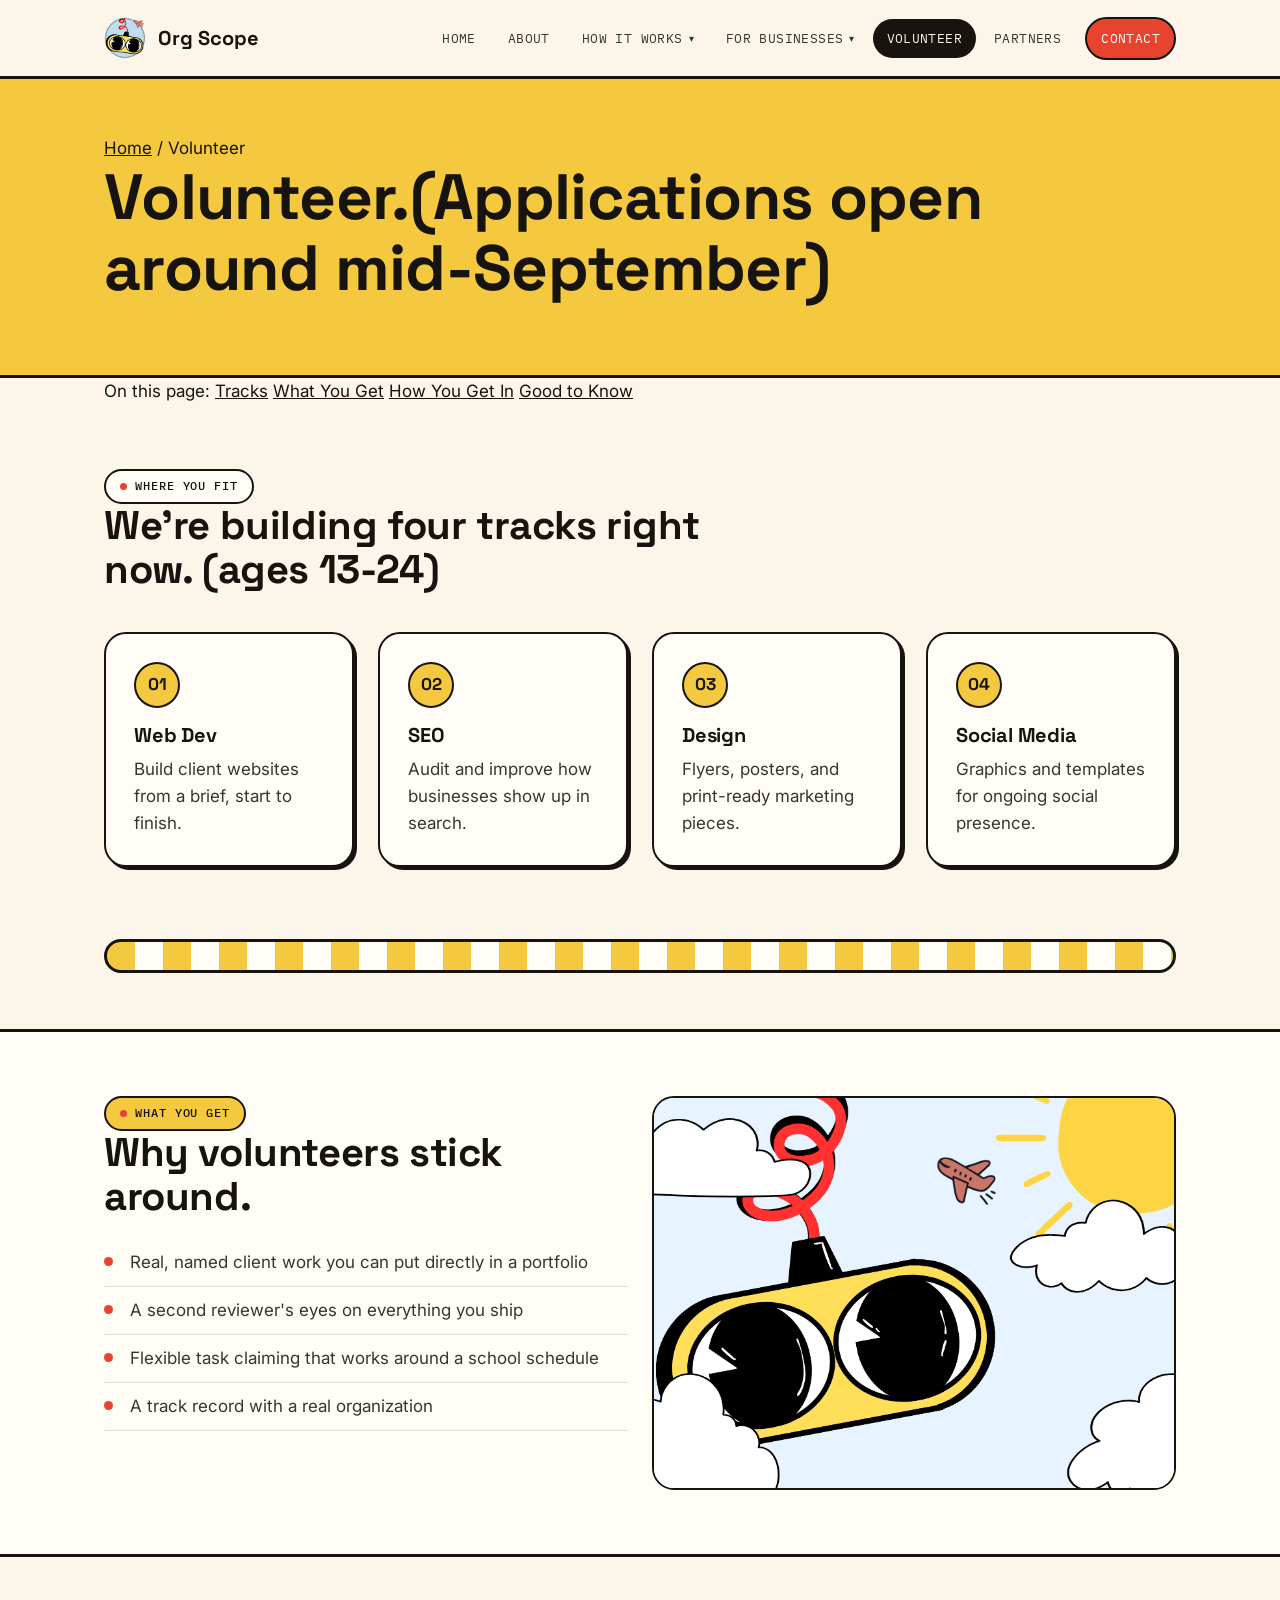
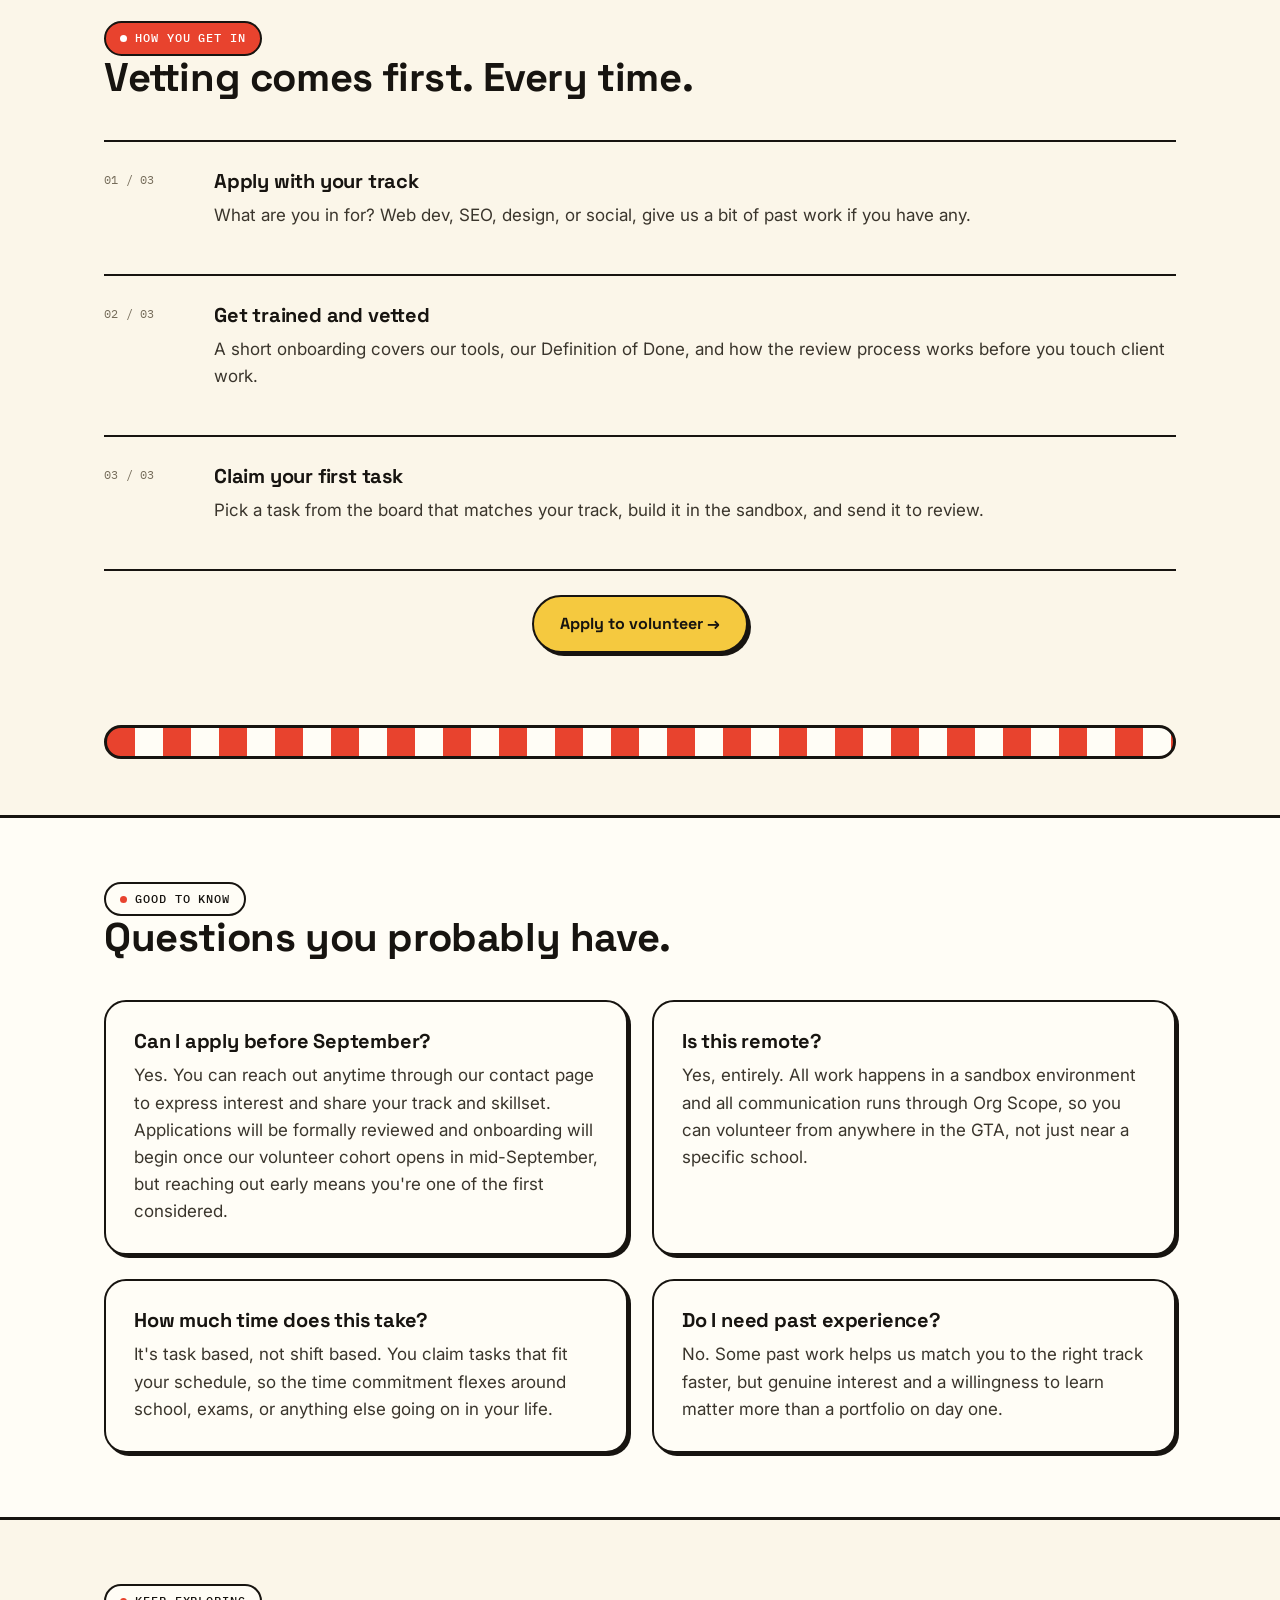
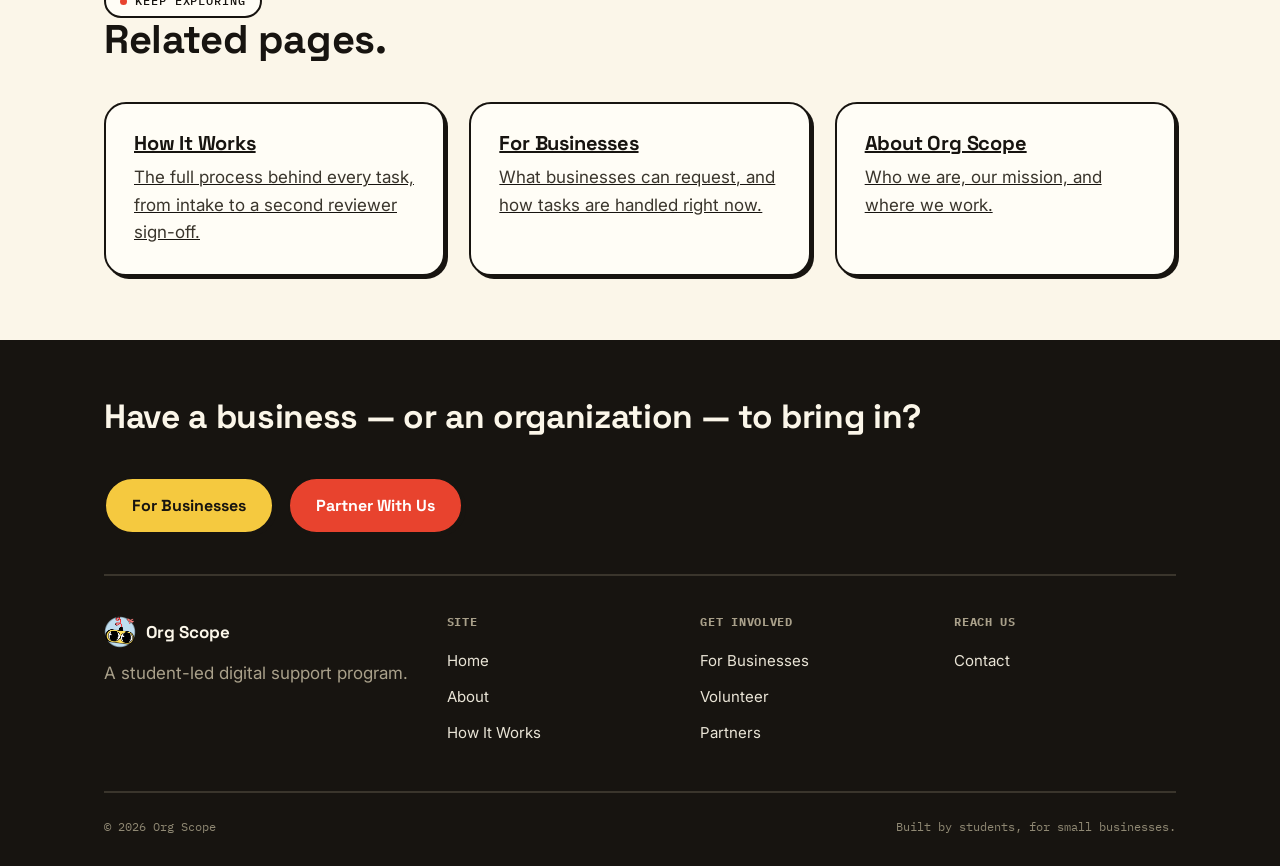
<file: volunteer.html>
<!DOCTYPE html>
<html lang="en">
<head>
<meta charset="UTF-8">
<meta name="viewport" content="width=device-width, initial-scale=1.0">
<title>Volunteer — Org Scope</title>
<meta name="description" content="Join Org Scope as a student volunteer. Build real client work in web development, design, SEO, or marketing — trained, vetted, and portfolio-ready.">
<link rel="canonical" href="https://orgscope.ca/volunteer.html">
<link rel="icon" href="assets/logo.png">
<link rel="preconnect" href="https://fonts.googleapis.com">
<link rel="preconnect" href="https://fonts.gstatic.com" crossorigin>
<link href="https://fonts.googleapis.com/css2?family=Space+Grotesk:wght@500;700&family=Inter:wght@400;500;600&family=IBM+Plex+Mono:wght@400;500&display=swap" rel="stylesheet">
<link rel="stylesheet" href="style.css">
<script type="application/ld+json">
{
  "@context": "https://schema.org",
  "@type": "BreadcrumbList",
  "itemListElement": [
    { "@type": "ListItem", "position": 1, "name": "Home", "item": "https://orgscope.ca/" },
    { "@type": "ListItem", "position": 2, "name": "Volunteer", "item": "https://orgscope.ca/volunteer.html" }
  ]
}
</script>
</head>
<body>

<header class="site-header">
  <div class="wrap">
    <a class="brand" href="index.html">
      <img src="assets/logo.png" alt="Org Scope logo">
      <span>Org Scope</span>
    </a>
    <button class="nav-toggle" aria-label="Toggle menu" aria-expanded="false" id="navToggle"><span></span></button>
<nav class="main-nav" id="mainNav" aria-label="Primary navigation">
  <a href="index.html">Home</a>
  <a href="about.html">About</a>
  <div class="nav-dropdown">
    <a href="how-it-works.html" class="nav-dropdown-trigger">
      How It Works
      <span class="caret mono" aria-hidden="true">&#9662;</span>
    </a>
    <div class="nav-dropdown-menu">
      <a href="mock-trials.html">Mock Trials</a>
    </div>
  </div>

  <div class="nav-dropdown">
    <a href="for-businesses.html" class="nav-dropdown-trigger">
      For Businesses
      <span class="caret mono" aria-hidden="true">&#9662;</span>
    </a>
    <div class="nav-dropdown-menu">
      <a href="locations.html">Locations We Serve</a>
    </div>
  </div>

  <a href="volunteer.html" class="is-active" aria-current="page">Volunteer</a>
  <a href="partners.html">Partners</a>
  <a href="contact.html" class="nav-cta">Contact</a>
</nav>
  </div>
</header>

<main>
<section class="page-hero" style="background: var(--yellow);">
  <div class="wrap">
    <nav aria-label="Breadcrumb" class="breadcrumb-nav">
      <a href="index.html">Home</a> <span aria-hidden="true">/</span> <span aria-current="page">Volunteer</span>
    </nav>
    <h1>Volunteer.(Applications open around mid-September)</h1>
  </div>
</section>

  <section style="padding-top:0; padding-bottom:0;">
    <div class="wrap">
      <nav class="jump-nav" aria-label="On this page">
        <span class="jump-nav-label">On this page:</span>
        <a href="#tracks">Tracks</a>
        <a href="#what-you-get">What You Get</a>
        <a href="#how-you-get-in">How You Get In</a>
        <a href="#good-to-know">Good to Know</a>
      </nav>
    </div>
  </section>

  <section id="tracks">
    <div class="wrap">
      <div class="section-head">
        <span class="tag"><span class="dot"></span>Where you fit</span>
        <h2 class="mt-0">We're building four tracks right now. (ages 13-24)</h2>
      </div>
      <div class="grid grid-4">
        <div class="card">
          <div class="chip-icon">01</div>
          <h3>Web Dev</h3>
          <p>Build client websites from a brief, start to finish.</p>
        </div>
        <div class="card">
          <div class="chip-icon">02</div>
          <h3>SEO</h3>
          <p>Audit and improve how businesses show up in search.</p>
        </div>
        <div class="card">
          <div class="chip-icon">03</div>
          <h3>Design</h3>
          <p>Flyers, posters, and print-ready marketing pieces.</p>
        </div>
        <div class="card">
          <div class="chip-icon">04</div>
          <h3>Social Media</h3>
          <p>Graphics and templates for ongoing social presence.</p>
        </div>
      </div>
    </div>
  </section>

  <div class="wrap"><div class="pill-divider" aria-hidden="true"></div></div>

  <section id="what-you-get" class="section-alt">
    <div class="wrap grid grid-2" style="align-items:start;">
      <div>
        <span class="tag tag--yellow"><span class="dot"></span>What you get</span>
        <h2>Why volunteers stick around.</h2>
        <ul class="list-clean">
          <li>Real, named client work you can put directly in a portfolio</li>
          <li>A second reviewer's eyes on everything you ship</li>
          <li>Flexible task claiming that works around a school schedule</li>
          <li>A track record with a real organization</li>
        </ul>
      </div>
      <img src="assets/OrgScopePlane.png" alt="Org Scope illustration — plane" class="about-img" loading="lazy">
    </div>
  </section>

  <section id="how-you-get-in">
    <div class="wrap">
      <div class="section-head">
        <span class="tag tag--red"><span class="dot"></span>How you get in</span>
        <h2 class="mt-0">Vetting comes first. Every time.</h2>
      </div>
      <div class="steps">
        <div class="step">
          <div class="step-num mono">01 / 03</div>
          <div>
            <h3>Apply with your track</h3>
            <p>What are you in for? Web dev, SEO, design, or social, give us a bit of past work if you have any.</p>
          </div>
        </div>
        <div class="step">
          <div class="step-num mono">02 / 03</div>
          <div>
            <h3>Get trained and vetted</h3>
            <p>A short onboarding covers our tools, our Definition of Done, and how the review process works before you touch client work.</p>
          </div>
        </div>
        <div class="step">
          <div class="step-num mono">03 / 03</div>
          <div>
            <h3>Claim your first task</h3>
            <p>Pick a task from the board that matches your track, build it in the sandbox, and send it to review.</p>
          </div>
        </div>
      </div>
      <div class="center" style="margin-top:24px;">
        <a href="contact.html" class="btn btn--yellow">Apply to volunteer →</a>
      </div>
    </div>
  </section>

  <div class="wrap"><div class="pill-divider-2" aria-hidden="true"></div></div>

  <section id="good-to-know" class="section-alt">
    <div class="wrap">
      <div class="section-head">
        <span class="tag"><span class="dot"></span>Good to know</span>
        <h2 class="mt-0">Questions you probably have.</h2>
      </div>
      <div class="grid grid-2">
        <div class="card">
          <h3>Can I apply before September?</h3>
          <p>Yes. You can reach out anytime through our contact page to express interest and share your track and skillset. Applications will be formally reviewed and onboarding will begin once our volunteer cohort opens in mid-September, but reaching out early means you're one of the first considered.</p>
        </div>
        <div class="card">
          <h3>Is this remote?</h3>
          <p>Yes, entirely. All work happens in a sandbox environment and all communication runs through Org Scope, so you can volunteer from anywhere in the GTA, not just near a specific school.</p>
        </div>
        <div class="card">
          <h3>How much time does this take?</h3>
          <p>It's task based, not shift based. You claim tasks that fit your schedule, so the time commitment flexes around school, exams, or anything else going on in your life.</p>
        </div>
        <div class="card">
          <h3>Do I need past experience?</h3>
          <p>No. Some past work helps us match you to the right track faster, but genuine interest and a willingness to learn matter more than a portfolio on day one.</p>
        </div>
      </div>
    </div>
  </section>

  <section>
    <div class="wrap">
      <div class="section-head">
        <span class="tag"><span class="dot"></span>Keep exploring</span>
        <h2 class="mt-0">Related pages.</h2>
      </div>
      <div class="grid grid-3">
        <a href="how-it-works.html" class="card related-card">
          <h3>How It Works</h3>
          <p>The full process behind every task, from intake to a second reviewer sign-off.</p>
        </a>
        <a href="for-businesses.html" class="card related-card">
          <h3>For Businesses</h3>
          <p>What businesses can request, and how tasks are handled right now.</p>
        </a>
        <a href="about.html" class="card related-card">
          <h3>About Org Scope</h3>
          <p>Who we are, our mission, and where we work.</p>
        </a>
      </div>
    </div>
  </section>
</main>

<footer class="site-footer">
  <div class="wrap">
    <div class="footer-cta">
      <h2>Have a business — or an organization — to bring in?</h2>
      <div class="btn-row">
        <a href="for-businesses.html" class="btn btn--yellow">For Businesses</a>
        <a href="partners.html" class="btn btn--red">Partner With Us</a>
      </div>
    </div>
    <div class="footer-grid">
      <div class="footer-col">
        <div class="footer-brand"><img src="assets/logo.png" alt="Org Scope logo"><span>Org Scope</span></div>
        <p style="color:#a9a08a; max-width:32ch;">A student-led digital support program.</p>
      </div>
      <div class="footer-col">
        <h4>Site</h4>
        <a href="index.html">Home</a>
        <a href="about.html">About</a>
        <a href="how-it-works.html">How It Works</a>
      </div>
      <div class="footer-col">
        <h4>Get Involved</h4>
        <a href="for-businesses.html">For Businesses</a>
        <a href="volunteer.html">Volunteer</a>
        <a href="partners.html">Partners</a>
      </div>
      <div class="footer-col">
        <h4>Reach Us</h4>
        <a href="contact.html">Contact</a>
      </div>
    </div>
    <div class="footer-bottom">
      <span>© 2026 Org Scope</span>
      <span>Built by students, for small businesses.</span>
    </div>
  </div>
</footer>

<script src="script.js"></script>
</body>
</html>
</file>
<file: style.css>
/* ============================================================
   ORG SCOPE — shared stylesheet
   Tokens: ink #171410, yellow #F5C93F, red #E8432E, cream #FBF6E9
   Display: Space Grotesk | Body: Inter | Labels/tags: IBM Plex Mono
   ============================================================ */

:root{
  --ink: #171410;
  --ink-soft: #3a352c;
  --muted: #756c5a;
  --yellow: #F5C93F;
  --yellow-deep: #E4B520;
  --red: #E8432E;
  --red-deep: #C7331F;
  --cream: #FBF6E9;
  --card: #FFFDF6;
  --line: #171410;
  --radius-pill: 999px;
  --radius-card: 22px;
  --shadow: 4px 4px 0 var(--ink);
  --shadow-sm: 3px 3px 0 var(--ink);
  --maxw: 1120px;
}


*,
*::before,
*::after{
  box-sizing: border-box;
}

html{
  scroll-behavior: smooth;
}


body{
  margin: 0;
  background: var(--cream);
  color: var(--ink);
  font-family: 'Inter', system-ui, -apple-system, sans-serif;
  font-size: 17px;
  line-height: 1.6;
  -webkit-font-smoothing: antialiased;
}


@media (prefers-reduced-motion: reduce){
  html{
    scroll-behavior: auto;
  }

  *{
    animation-duration: 0.001ms !important;
    transition-duration: 0.001ms !important;
  }
}


h1,
h2,
h3,
h4{
  font-family: 'Space Grotesk', system-ui, sans-serif;
  color: var(--ink);
  line-height: 1.1;
  margin: 0 0 0.5em;
  letter-spacing: -0.01em;
}


h1{
  font-size: clamp(2.4rem, 5vw, 4rem);
  font-weight: 700;
}

h2{
  font-size: clamp(1.7rem, 3.2vw, 2.5rem);
  font-weight: 700;
}

h3{
  font-size: 1.25rem;
  font-weight: 700;
}

p{
  margin: 0 0 1em;
  color: var(--ink-soft);
}

a{
  color: inherit;
}


.mono{
  font-family: 'IBM Plex Mono', ui-monospace, monospace;
  letter-spacing: 0.02em;
}


.wrap{
  max-width: var(--maxw);
  margin: 0 auto;
  padding: 0 24px;
}


a:focus-visible,
button:focus-visible,
.btn:focus-visible,
input:focus-visible,
textarea:focus-visible{
  outline: 3px solid var(--red);
  outline-offset: 3px;
}


/* ---------- Eyebrow / status pill ---------- */

.tag{
  display: inline-flex;
  align-items: center;
  gap: 8px;
  font-family: 'IBM Plex Mono', monospace;
  font-size: 0.72rem;
  font-weight: 500;
  letter-spacing: 0.08em;
  text-transform: uppercase;
  padding: 6px 14px;
  border: 2px solid var(--ink);
  border-radius: var(--radius-pill);
  background: var(--card);
}

.tag .dot{
  width: 7px;
  height: 7px;
  border-radius: 50%;
  background: var(--red);
  flex: none;
}

.tag--yellow{
  background: var(--yellow);
}

.tag--red{
  background: var(--red);
  color: #fff;
  border-color: var(--ink);
}

.tag--red .dot{
  background: #fff;
}


/* ---------- Header ---------- */

.site-header{
  position: sticky;
  top: 0;
  z-index: 50;
  background: var(--cream);
  border-bottom: 3px solid var(--ink);
}

.site-header .wrap{
  display: flex;
  align-items: center;
  justify-content: space-between;
  height: 76px;
}


.brand{
  display: flex;
  align-items: center;
  gap: 12px;
  text-decoration: none;
}

.brand img{
  height: 42px;
  width: auto;
  display: block;
}

.brand span{
  font-family: 'Space Grotesk', sans-serif;
  font-weight: 700;
  font-size: 1.25rem;
  color: var(--ink);
}


.nav-toggle{
  display: none;
  border: 2px solid var(--ink);
  background: var(--card);
  border-radius: 10px;
  width: 44px;
  height: 44px;
  align-items: center;
  justify-content: center;
  cursor: pointer;
}

.nav-toggle span,
.nav-toggle span::before,
.nav-toggle span::after{
  content: "";
  display: block;
  width: 20px;
  height: 2px;
  background: var(--ink);
  position: relative;
  transition: transform .2s ease;
}

.nav-toggle span::before{
  position: absolute;
  top: -6px;
}

.nav-toggle span::after{
  position: absolute;
  top: 6px;
}


.main-nav{
  display: flex;
  align-items: center;
  gap: 4px;
}

.main-nav a{
  text-decoration: none;
  font-family: 'IBM Plex Mono', monospace;
  font-size: 0.82rem;
  letter-spacing: 0.03em;
  text-transform: uppercase;
  color: var(--ink-soft);
  padding: 9px 14px;
  border-radius: var(--radius-pill);
  transition: background .15s ease, color .15s ease;
}

.main-nav a:hover{
  background: var(--yellow);
  color: var(--ink);
}

.main-nav a.is-active{
  background: var(--ink);
  color: var(--cream);
}

.main-nav .nav-cta{
  border: 2px solid var(--ink);
  background: var(--red);
  color: #fff !important;
  margin-left: 6px;
}

.main-nav .nav-cta:hover{
  background: var(--red-deep);
}


@media (max-width: 880px){

  .nav-toggle{
    display: flex;
  }

  .main-nav{
    position: absolute;
    top: 76px;
    left: 0;
    right: 0;
    background: var(--cream);
    border-bottom: 3px solid var(--ink);
    flex-direction: column;
    align-items: stretch;
    padding: 10px 20px 20px;
    display: none;
  }

  .main-nav.is-open{
    display: flex;
  }

  .main-nav a{
    padding: 12px 14px;
    text-align: left;
  }

  .main-nav .nav-cta{
    margin-left: 0;
    text-align: center;
    margin-top: 6px;
  }
}


/* ---------- Buttons ---------- */

.btn{
  display: inline-flex;
  align-items: center;
  gap: 10px;
  font-family: 'Space Grotesk', sans-serif;
  font-weight: 700;
  font-size: 1rem;
  text-decoration: none;
  padding: 14px 26px;
  border-radius: var(--radius-pill);
  border: 2.5px solid var(--ink);
  background: var(--card);
  color: var(--ink);
  box-shadow: var(--shadow-sm);
  transition: transform .12s ease, box-shadow .12s ease;
  cursor: pointer;
}

.btn:hover{
  transform: translate(-2px, -2px);
  box-shadow: 6px 6px 0 var(--ink);
}

.btn:active{
  transform: translate(0,0);
  box-shadow: 1px 1px 0 var(--ink);
}

.btn--yellow{
  background: var(--yellow);
}

.btn--red{
  background: var(--red);
  color: #fff;
}

.btn--ink{
  background: var(--ink);
  color: var(--cream);
}

.btn-row{
  display: flex;
  gap: 14px;
  flex-wrap: wrap;
}


/* ---------- Hero ---------- */

.hero{
  padding: 84px 0 70px;
  position: relative;
  overflow: hidden;
}

.hero .wrap{
  display: grid;
  grid-template-columns: 1.15fr 0.85fr;
  gap: 48px;
  align-items: center;
}

.hero-copy p.lede{
  font-size: 1.2rem;
  color: var(--ink-soft);
  max-width: 46ch;
}

.hero-art{
  display: flex;
  justify-content: center;
}

.hero-art svg{
  width: 100%;
  max-width: 380px;
  height: auto;
}


@media (max-width: 880px){

  .hero .wrap{
    grid-template-columns: 1fr;
  }

  .hero-art{
    order: -1;
  }

  .hero-art svg{
    max-width: 240px;
  }
}


/* ---------- Sections ---------- */

section{
  padding: 64px 0;
}

.section-head{
  max-width: 640px;
  margin-bottom: 40px;
}

.section-alt{
  background: var(--card);
  border-top: 3px solid var(--ink);
  border-bottom: 3px solid var(--ink);
}

.section-ink{
  background: var(--ink);
  color: var(--cream);
}

.section-ink h2,
.section-ink h3{
  color: var(--cream);
}

.section-ink p{
  color: #d8d2c3;
}


/* pill divider */

.pill-divider{
  height: 34px;
  border: 3px solid var(--ink);
  border-radius: var(--radius-pill);
  background: repeating-linear-gradient(
    90deg,
    var(--yellow) 0 28px,
    var(--card) 28px 56px
  );
  margin: 8px 0 56px;
}

/* pill divider 2 */

.pill-divider-2{
  height: 34px;
  border: 3px solid var(--ink);
  border-radius: var(--radius-pill);
  background: repeating-linear-gradient(
    90deg,
    var(--red) 0 28px,
    var(--card) 28px 56px
  );
  margin: 8px 0 56px;
}


/* ---------- Cards ---------- */

.grid{
  display: grid;
  gap: 24px;
}

.grid-2{
  grid-template-columns: repeat(2, 1fr);
}

.grid-3{
  grid-template-columns: repeat(3, 1fr);
}

.grid-4{
  grid-template-columns: repeat(4, 1fr);
}


@media (max-width: 880px){

  .grid-2,
  .grid-3,
  .grid-4{
    grid-template-columns: 1fr;
  }
}


.card{
  position: relative;
  background: var(--card);
  border: 2.5px solid var(--ink);
  border-radius: var(--radius-card);
  padding: 28px;
  box-shadow: var(--shadow-sm);
}

.card h3{
  margin-bottom: 10px;
}

.card p:last-child{
  margin-bottom: 0;
}

.card--yellow{
  background: var(--yellow);
}


/* ---------- Service cards / hover popovers ---------- */

.service-card{
  position: relative;
  z-index: 1;
}

.card-popover{
  position: absolute;
  top: calc(100% + 12px);
  left: 0;
  width: 100%;

  padding: 14px;

  background: var(--card);
  border: 2.5px solid var(--ink);
  border-radius: var(--radius-card);
  box-shadow: var(--shadow-sm);

  opacity: 0;
  visibility: hidden;
  transform: translateY(-6px);

  transition:
    opacity .18s ease,
    transform .18s ease,
    visibility .18s ease;

  z-index: 20;
}

.card-popover .btn{
  width: 100%;
  justify-content: center;
}

.service-card:hover{
  z-index: 30;
}

.service-card:hover .card-popover{
  opacity: 1;
  visibility: visible;
  transform: translateY(0);
}


/* service icon chip */

.chip-icon{
  width: 46px;
  height: 46px;
  border: 2.5px solid var(--ink);
  border-radius: 50%;
  display: flex;
  align-items: center;
  justify-content: center;
  background: var(--yellow);
  margin-bottom: 16px;
  font-family: 'Space Grotesk', sans-serif;
  font-weight: 700;
}

/* ---------- Process steps ---------- */

.steps{
  display: flex;
  flex-direction: column;
  gap: 0;
}

.step{
  display: grid;
  grid-template-columns: 90px 1fr;
  gap: 20px;
  padding: 28px 0;
  border-top: 2px solid var(--ink);
}

.step:last-child{
  border-bottom: 2px solid var(--ink);
}

.step-num{
  font-family: 'IBM Plex Mono', monospace;
  font-size: 0.78rem;
  color: var(--muted);
}

.step-status{
  display: inline-block;
  margin-top: 10px;
}


@media (max-width: 640px){

  .step{
    grid-template-columns: 1fr;
  }
}


/* ---------- Placeholder image blocks ---------- */

.placeholder{
  border: 2.5px dashed var(--ink);
  border-radius: var(--radius-card);
  background: repeating-linear-gradient(
    135deg,
    rgba(23,20,16,0.05) 0 10px,
    transparent 10px 20px
  );
  display: flex;
  align-items: center;
  justify-content: center;
  text-align: center;
  color: var(--muted);
  font-family: 'IBM Plex Mono', monospace;
  font-size: 0.78rem;
  padding: 20px;
  min-height: 180px;
}

.placeholder strong{
  display: block;
  color: var(--ink);
  font-family: 'Space Grotesk', sans-serif;
  font-size: 0.9rem;
  margin-bottom: 6px;
}


/* ---------- Stat row ---------- */

.stat{
  border: 2.5px solid var(--ink);
  border-radius: var(--radius-card);
  padding: 22px;
  background: var(--card);
}

.stat .num{
  font-family: 'Space Grotesk', sans-serif;
  font-weight: 700;
  font-size: 2.1rem;
}

.stat .label{
  font-family: 'IBM Plex Mono', monospace;
  font-size: 0.75rem;
  text-transform: uppercase;
  letter-spacing: 0.05em;
  color: var(--muted);
}


/* ---------- Quote / callout ---------- */

.callout{
  border-left: 6px solid var(--red);
  padding: 4px 0 4px 22px;
  margin: 32px 0;
}

.callout p{
  font-family: 'Space Grotesk', sans-serif;
  font-size: 1.2rem;
  font-weight: 500;
  color: var(--ink);
}


/* ---------- Form ---------- */

.form-card{
  background: var(--card);
  border: 2.5px solid var(--ink);
  border-radius: var(--radius-card);
  padding: 32px;
  box-shadow: var(--shadow);
}

.field{
  margin-bottom: 20px;
}

.field label{
  display: block;
  font-family: 'IBM Plex Mono', monospace;
  font-size: 0.75rem;
  text-transform: uppercase;
  letter-spacing: 0.05em;
  margin-bottom: 8px;
}

.field input,
.field select,
.field textarea{
  width: 100%;
  font-family: 'Inter', sans-serif;
  font-size: 1rem;
  padding: 12px 14px;
  border: 2px solid var(--ink);
  border-radius: 12px;
  background: #fff;
  color: var(--ink);
}

.field textarea{
  resize: vertical;
  min-height: 120px;
}

.field-row{
  display: grid;
  grid-template-columns: 1fr 1fr;
  gap: 16px;
}


@media (max-width: 640px){

  .field-row{
    grid-template-columns: 1fr;
  }
}


/* ---------- Footer ---------- */

.site-footer{
  background: var(--ink);
  color: var(--cream);
  border-top: 3px solid var(--ink);
  padding: 56px 0 30px;
}

.footer-cta{
  display: flex;
  align-items: center;
  justify-content: space-between;
  gap: 24px;
  flex-wrap: wrap;
  padding-bottom: 40px;
  margin-bottom: 40px;
  border-bottom: 2px solid #3a352c;
}

.footer-cta h2{
  color: var(--cream);
  font-size: clamp(1.5rem, 3vw, 2.1rem);
}

.footer-grid{
  display: grid;
  grid-template-columns: 1.4fr 1fr 1fr 1fr;
  gap: 32px;
}


@media (max-width: 780px){

  .footer-grid{
    grid-template-columns: 1fr 1fr;
  }
}


.footer-brand{
  display: flex;
  align-items: center;
  gap: 10px;
  margin-bottom: 12px;
}

.footer-brand img{
  height: 32px;
}

.footer-brand span{
  font-family: 'Space Grotesk', sans-serif;
  font-weight: 700;
}

.footer-col h4{
  font-family: 'IBM Plex Mono', monospace;
  font-size: 0.72rem;
  text-transform: uppercase;
  letter-spacing: 0.06em;
  color: #a9a08a;
  margin-bottom: 14px;
}

.footer-col a{
  display: block;
  text-decoration: none;
  color: #e9e4d6;
  padding: 6px 0;
  font-size: 0.94rem;
}

.footer-col a:hover{
  color: var(--yellow);
}

.footer-bottom{
  margin-top: 40px;
  padding-top: 24px;
  border-top: 2px solid #3a352c;
  font-family: 'IBM Plex Mono', monospace;
  font-size: 0.75rem;
  color: #8f8873;
  display: flex;
  justify-content: space-between;
  flex-wrap: wrap;
  gap: 10px;
}


/* ---------- Page hero (interior pages) ---------- */

.page-hero{
  padding: 56px 0 40px;
  border-bottom: 3px solid var(--ink);
}

.page-hero .lede{
  max-width: 60ch;
  font-size: 1.1rem;
}


/* ---------- Utility ---------- */

.center{
  text-align: center;
}

.mt-0{
  margin-top: 0;
}

.list-clean{
  list-style: none;
  padding: 0;
  margin: 0;
}

.list-clean li{
  padding: 10px 0 10px 26px;
  position: relative;
  color: var(--ink-soft);
  border-bottom: 1px solid rgba(23,20,16,0.12);
}

.list-clean li::before{
  content: "";
  position: absolute;
  left: 0;
  top: 18px;
  width: 9px;
  height: 9px;
  background: var(--red);
  border-radius: 50%;
}


/* ============================================================
   INDEX.HTML — Volunteer / Business / Partner banners
   ============================================================ */

.index-banner-wrapper{
  position: relative;
}


/* Individual banner button styles */

.index-banner-button{
  display: block;
  width: 100%;
  border-top: 4px solid black;
  transition: opacity 0.2s ease;
}


/* Removes the extra border from the very last banner */

.index-banner-wrapper:last-child .index-banner-button{
  border-bottom: 4px solid black;
}


/* Makes sure the image fills the button correctly */

.index-banner-button img{
  display: block;
  width: 100%;
  height: auto;
}


/* Hover effect */

.index-banner-button:hover{
  opacity: 0.8;
}


/* Banner tooltip */

.index-banner-tooltip{
  max-height: 0;
  overflow: hidden;
  background: var(--tooltip-color, #444);
  border-left: 4px solid black;
  border-right: 4px solid black;
  box-sizing: border-box;
  transition: max-height 0.3s ease;
}

.index-banner-wrapper:hover .index-banner-tooltip{
  max-height: 300px;
  border-bottom: 4px solid black;
}

.index-banner-tooltip-inner{
  padding: 48px 24px;
}

.index-banner-tooltip p{
  margin: 16px 0;
  color: black;
  font-family: sans-serif;
  line-height: 1.4;
}


/* Per-banner sky colors */

.index-banner-wrapper--volunteer{
  --tooltip-color: #bfe3f5;
}

.index-banner-wrapper--owners{
  --tooltip-color: #f3c9b0;
}

.index-banner-wrapper--partner{
  --tooltip-color: #5b5470;
}









.doc-tabs{
  position: relative;
  margin-top: 32px;
}

.doc-tab-input{
  position: absolute;
  opacity: 0;
  pointer-events: none;
}

.doc-tab-label{
  display: inline-flex;
  align-items: center;
  cursor: pointer;
  font-family: 'IBM Plex Mono', monospace;
  font-size: 0.78rem;
  font-weight: 500;
  letter-spacing: 0.03em;
  text-transform: uppercase;
  padding: 9px 16px;
  margin-right: 10px;
  margin-bottom: 20px;
  border: 2px solid var(--cream);
  border-radius: var(--radius-pill);
  background: transparent;
  color: var(--cream);
  transition: background .15s ease, color .15s ease;
}

.doc-tab-label:hover{
  background: rgba(245,201,63,0.15);
}

.doc-tab-input:checked + .doc-tab-label{
  background: var(--yellow);
  color: var(--ink);
  border-color: var(--yellow);
}

.doc-panel{
  display: none;
  animation: panelReveal .2s ease;
}

#doc-dod:checked ~ #panel-dod,
#doc-agreement:checked ~ #panel-agreement,
#doc-review:checked ~ #panel-review{
  display: block;
}

@keyframes panelReveal{
  from{ opacity: 0; transform: translateY(-6px); }
  to{ opacity: 1; transform: translateY(0); }
}










.doc-table-card{
  background: var(--cream);
  padding: 8px;
}

.doc-table{
  width: 100%;
  border-collapse: collapse;
}

.doc-table th{
  text-align: left;
  font-family: 'IBM Plex Mono', monospace;
  font-size: 0.72rem;
  text-transform: uppercase;
  letter-spacing: 0.05em;
  color: var(--muted);
  padding: 14px 20px;
  border-bottom: 2px solid var(--ink);
}

.doc-table td{
  padding: 18px 20px;
  border-bottom: 1px solid rgba(23,20,16,0.15);
  font-family: 'Inter', sans-serif;
}

.doc-table tr:last-child td{
  border-bottom: none;
}

.doc-table td:first-child{
  font-family: 'Space Grotesk', sans-serif;
  font-weight: 700;
  color: var(--ink);
  white-space: nowrap;
}

.doc-table td:nth-child(2){
  color: var(--ink-soft);
}

.doc-link{
  font-family: 'IBM Plex Mono', monospace;
  font-size: 0.82rem;
  font-weight: 500;
  text-decoration: none;
  color: var(--ink);
  white-space: nowrap;
  border-bottom: 2px solid var(--red);
  padding-bottom: 1px;
  transition: color .15s ease;
}

.doc-link:hover{
  color: var(--red);
}

@media (max-width: 640px){
  .doc-table{
    font-size: 0.9rem;
  }
  .doc-table th:nth-child(2),
  .doc-table td:nth-child(2){
    display: none;
  }
}








.about-img{
  width: 100%;
  height: 100%;
  min-height: 320px;
  object-fit: cover;
  border: 2.5px solid var(--ink);
  border-radius: var(--radius-card);
  display: block;
}









/* ============================================================
   NAV DROPDOWN — "For Businesses" → Locations
   Matches existing design tokens: pill nav links, 2.5px ink
   borders, hard offset shadow, IBM Plex Mono uppercase labels.
   Append this to the bottom of style.css.
   ============================================================ */

.nav-dropdown{
  position: relative;
}

.nav-dropdown-trigger{
  display: inline-flex;
  align-items: center;
  gap: 6px;
}

.nav-dropdown-trigger .caret{
  font-size: 0.65rem;
  transition: transform .15s ease;
}

.nav-dropdown-menu{
  position: absolute;
  top: calc(100% + 10px);
  left: 0;
  min-width: 220px;

  background: var(--card);
  border: 2.5px solid var(--ink);
  border-radius: var(--radius-card);
  box-shadow: var(--shadow-sm);
  padding: 8px;

  opacity: 0;
  visibility: hidden;
  transform: translateY(-6px);
  transition: opacity .18s ease, transform .18s ease, visibility .18s ease;
  z-index: 60;
}

.nav-dropdown-menu a{
  display: block;
  font-family: 'IBM Plex Mono', monospace;
  font-size: 0.78rem;
  letter-spacing: 0.03em;
  text-transform: uppercase;
  text-decoration: none;
  color: var(--ink-soft);
  padding: 10px 14px;
  border-radius: var(--radius-pill);
  transition: background .15s ease, color .15s ease;
}

.nav-dropdown-menu a:hover{
  background: var(--yellow);
  color: var(--ink);
}

/* Desktop: hover/focus reveals the menu */
@media (min-width: 881px){
  .nav-dropdown:hover .nav-dropdown-menu,
  .nav-dropdown:focus-within .nav-dropdown-menu{
    opacity: 1;
    visibility: visible;
    transform: translateY(0);
  }

  .nav-dropdown:hover .caret,
  .nav-dropdown:focus-within .caret{
    transform: rotate(180deg);
  }
}

/* Mobile: nav is already a stacked full-width menu (see .main-nav.is-open),
   so the dropdown becomes tap-to-expand and sits inline instead of floating. */
@media (max-width: 880px){
  .nav-dropdown-menu{
    position: static;
    opacity: 1;
    visibility: visible;
    transform: none;
    box-shadow: none;
    border: none;
    background: transparent;
    padding: 0 0 0 14px;
    display: none;
  }

  .nav-dropdown.is-open .nav-dropdown-menu{
    display: block;
  }

  .nav-dropdown.is-open .caret{
    transform: rotate(180deg);
  }
}
</file>
